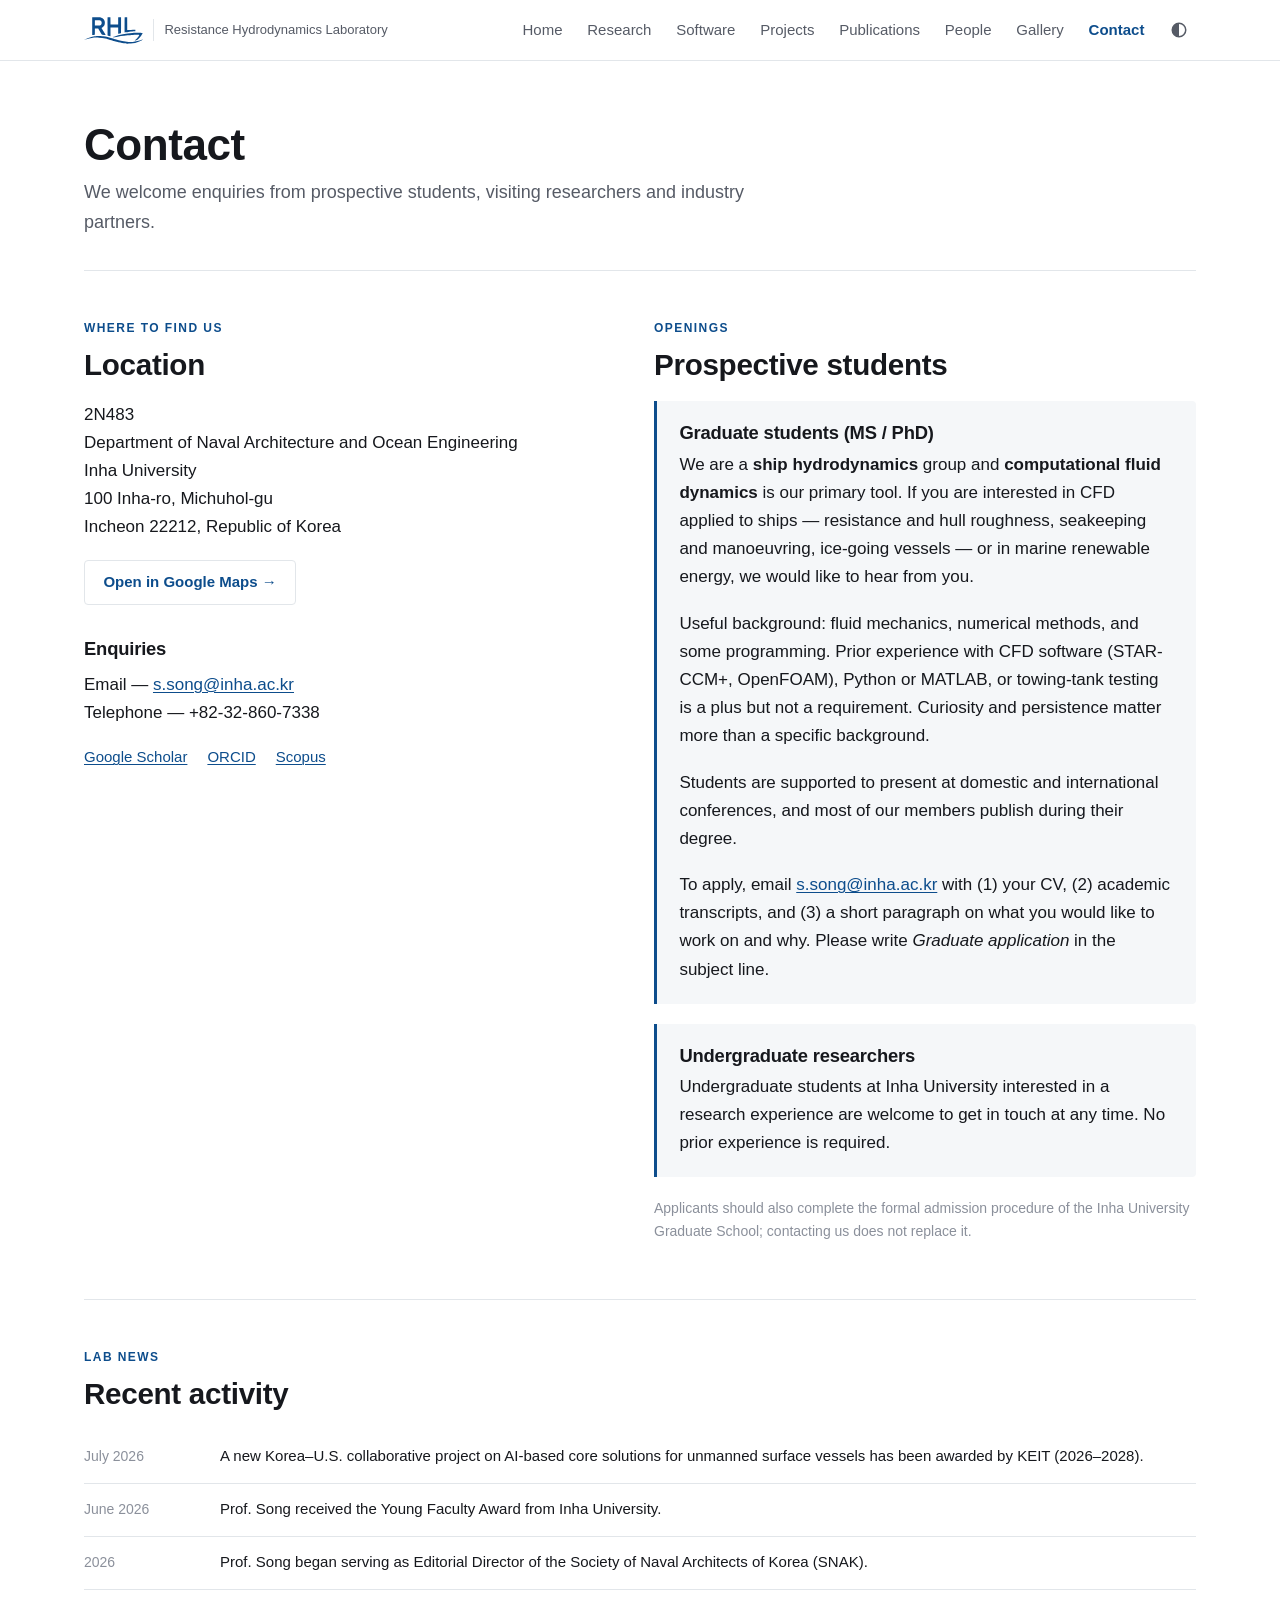
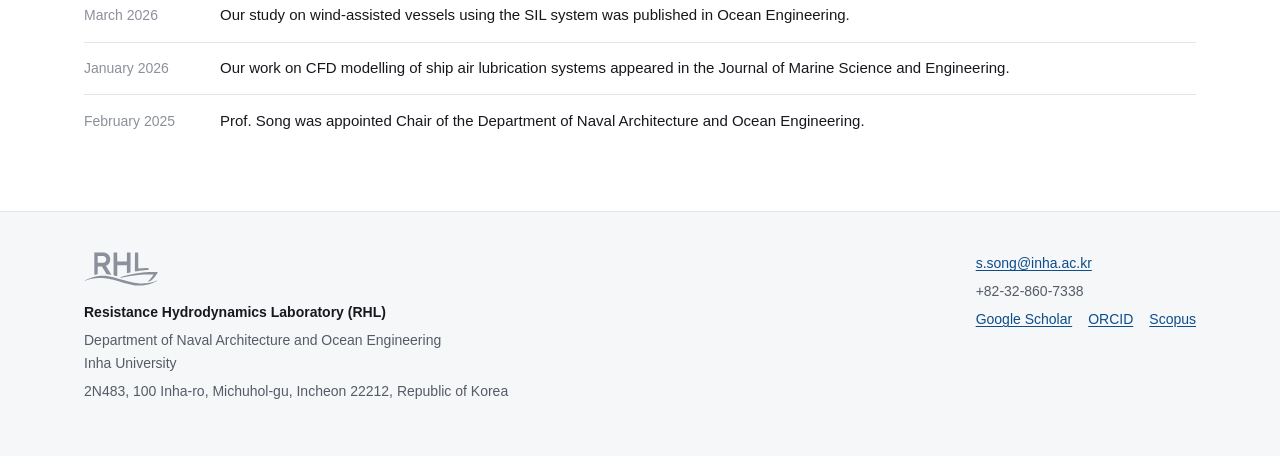
<file: contact.html>
<!doctype html>
<html lang="en">
<head>
  <meta charset="utf-8">
  <meta name="viewport" content="width=device-width, initial-scale=1">
  <title>Contact — RHL, Inha University</title>
  <meta name="description" content="Contact and location of the Resistance Hydrodynamics Laboratory, Inha University, and information for prospective students.">
  <link rel="canonical" href="https://soonseok-song.github.io/contact.html">
  <meta property="og:title" content="Contact — RHL, Inha University">
  <meta property="og:description" content="Contact and location of the Resistance Hydrodynamics Laboratory, Inha University, and information for prospective students.">
  <meta property="og:image" content="https://soonseok-song.github.io/images/hero-poster.jpg">
  <meta property="og:type" content="website">
  <meta property="og:url" content="https://soonseok-song.github.io/contact.html">
  <meta name="twitter:card" content="summary_large_image">
  <link rel="icon" href="images/favicon.svg" type="image/svg+xml">
  <link rel="icon" href="images/favicon-32.png" sizes="32x32" type="image/png">
  <link rel="apple-touch-icon" href="images/apple-touch-icon.png">
  <meta name="color-scheme" content="light dark">
  <meta name="theme-color" content="#0d4d8c">
  <script>
    /* 저장해 둔 테마 선택을 화면이 그려지기 전에 적용합니다 (깜빡임 방지) */
    try { var t = localStorage.getItem("theme"); if (t === "light" || t === "dark") { document.documentElement.setAttribute("data-theme", t); } } catch (e) {}
  </script>
  <link rel="stylesheet" href="css/style.css">
</head>
<body data-page="contact">

  <header class="site-head">
    <div class="site-head-inner">
      <a class="brand" href="index.html" aria-label="RHL — Resistance Hydrodynamics Laboratory, home">
        <span class="brand-logo" aria-hidden="true"></span>
        <span class="brand-sub">Resistance Hydrodynamics Laboratory</span>
      </a>
      <nav class="site-nav" aria-label="Main">
        <a href="index.html">Home</a>
        <a href="research.html">Research</a>
        <a href="software.html">Software</a>
        <a href="projects.html">Projects</a>
        <a href="publications.html">Publications</a>
        <a href="people.html">People</a>
        <a href="gallery.html">Gallery</a>
        <a href="contact.html">Contact</a>
        <div class="theme-menu" data-theme-menu>
          <button type="button" class="theme-btn" aria-haspopup="menu" aria-expanded="false" aria-label="Colour theme">
            <svg viewBox="0 0 24 24" fill="none" stroke="currentColor" stroke-width="2" aria-hidden="true"><circle cx="12" cy="12" r="9"/><path d="M12 3a9 9 0 0 0 0 18z" fill="currentColor" stroke="none"/></svg>
          </button>
          <div class="theme-list" role="menu" aria-label="Colour theme">
            <button type="button" role="menuitemradio" data-set-theme="system" aria-checked="true">System</button>
            <button type="button" role="menuitemradio" data-set-theme="light" aria-checked="false">Light</button>
            <button type="button" role="menuitemradio" data-set-theme="dark" aria-checked="false">Dark</button>
          </div>
        </div>
      </nav>
    </div>
  </header>

  <div class="wrap">
    <div class="page-head">
      <h1>Contact</h1>
      <p class="lede">
        We welcome enquiries from prospective students, visiting researchers and
        industry partners.
      </p>
    </div>

    <div class="grid grid-2" style="margin-bottom:3.5rem">

      <div>
        <p class="section-label">Where to find us</p>
        <h2>Location</h2>
        <p>
          2N483<br>
          Department of Naval Architecture and Ocean Engineering<br>
          Inha University<br>
          100 Inha-ro, Michuhol-gu<br>
          Incheon 22212, Republic of Korea
        </p>
        <p class="link-row">
          <a class="btn btn-ghost" href="https://www.google.com/maps/search/?api=1&amp;query=Inha+University+Incheon" rel="noopener">Open in Google Maps &rarr;</a>
        </p>

        <h3 style="margin-top:2rem">Enquiries</h3>
        <p>
          Email &mdash; <a href="mailto:s.song@inha.ac.kr">s.song@inha.ac.kr</a><br>
          Telephone &mdash; +82-32-860-7338
        </p>
        <p class="link-row">
          <a href="https://scholar.google.com/citations?user=Z9rNtg8AAAAJ&amp;hl=en" rel="noopener">Google Scholar</a>
          <a href="https://orcid.org/0000-0002-7685-1026" rel="noopener">ORCID</a>
          <a href="https://www.scopus.com/authid/detail.uri?authorId=57205880533" rel="noopener">Scopus</a>
        </p>
      </div>

      <div>
        <p class="section-label">Openings</p>
        <h2>Prospective students</h2>
        <div class="callout">
          <h3>Graduate students (MS / PhD)</h3>
          <p>
            We are a <strong>ship hydrodynamics</strong> group and
            <strong>computational fluid dynamics</strong> is our primary tool. If you are
            interested in CFD applied to ships — resistance and hull roughness, seakeeping
            and manoeuvring, ice-going vessels — or in marine renewable energy, we would
            like to hear from you.
          </p>
          <p>
            Useful background: fluid mechanics, numerical methods, and some programming.
            Prior experience with CFD software (STAR-CCM+, OpenFOAM), Python or MATLAB, or
            towing-tank testing is a plus but not a requirement. Curiosity and persistence
            matter more than a specific background.
          </p>
          <p>
            Students are supported to present at domestic and international conferences,
            and most of our members publish during their degree.
          </p>
          <p>
            To apply, email <a href="mailto:s.song@inha.ac.kr">s.song@inha.ac.kr</a> with
            (1) your CV, (2) academic transcripts, and (3) a short paragraph on what you
            would like to work on and why. Please write <em>Graduate application</em> in
            the subject line.
          </p>
        </div>

        <div class="callout" style="margin-top:1.25rem">
          <h3>Undergraduate researchers</h3>
          <p>
            Undergraduate students at Inha University interested in a research experience
            are welcome to get in touch at any time. No prior experience is required.
          </p>
        </div>

        <p class="meta" style="margin-top:1.25rem">
          Applicants should also complete the formal admission procedure of the Inha
          University Graduate School; contacting us does not replace it.
        </p>
      </div>

    </div>

    <hr>

    <section>
      <p class="section-label">Lab news</p>
      <h2>Recent activity</h2>
      <div data-news>
        <!-- BEGIN:news --><ul class="news-list"><li class="news-item"><span class="news-date">July 2026</span><p class="news-body">A new Korea–U.S. collaborative project on AI-based core solutions for unmanned surface vessels has been awarded by KEIT (2026–2028).</p></li><li class="news-item"><span class="news-date">June 2026</span><p class="news-body">Prof. Song received the Young Faculty Award from Inha University.</p></li><li class="news-item"><span class="news-date">2026</span><p class="news-body">Prof. Song began serving as Editorial Director of the Society of Naval Architects of Korea (SNAK).</p></li><li class="news-item"><span class="news-date">March 2026</span><p class="news-body">Our study on wind-assisted vessels using the SIL system was published in Ocean Engineering.</p></li><li class="news-item"><span class="news-date">January 2026</span><p class="news-body">Our work on CFD modelling of ship air lubrication systems appeared in the Journal of Marine Science and Engineering.</p></li><li class="news-item"><span class="news-date">February 2025</span><p class="news-body">Prof. Song was appointed Chair of the Department of Naval Architecture and Ocean Engineering.</p></li></ul><!-- END:news -->
      </div>
    </section>

  </div>

  <footer class="site-foot">
    <div class="site-foot-inner">
      <div>
        <span class="foot-logo" aria-hidden="true"></span>
        <p><strong>Resistance Hydrodynamics Laboratory (RHL)</strong></p>
        <p>Department of Naval Architecture and Ocean Engineering<br>Inha University</p>
        <p>2N483, 100 Inha-ro, Michuhol-gu, Incheon 22212, Republic of Korea</p>
      </div>
      <div>
        <p><a href="mailto:s.song@inha.ac.kr">s.song@inha.ac.kr</a></p>
        <p>+82-32-860-7338</p>
        <p class="foot-links">
          <a href="https://scholar.google.com/citations?user=Z9rNtg8AAAAJ&amp;hl=en" rel="noopener">Google Scholar</a>
          <a href="https://orcid.org/0000-0002-7685-1026" rel="noopener">ORCID</a>
          <a href="https://www.scopus.com/authid/detail.uri?authorId=57205880533" rel="noopener">Scopus</a>
        </p>
      </div>
    </div>
  </footer>

  <script src="js/site.js"></script>
</body>
</html>
</file>
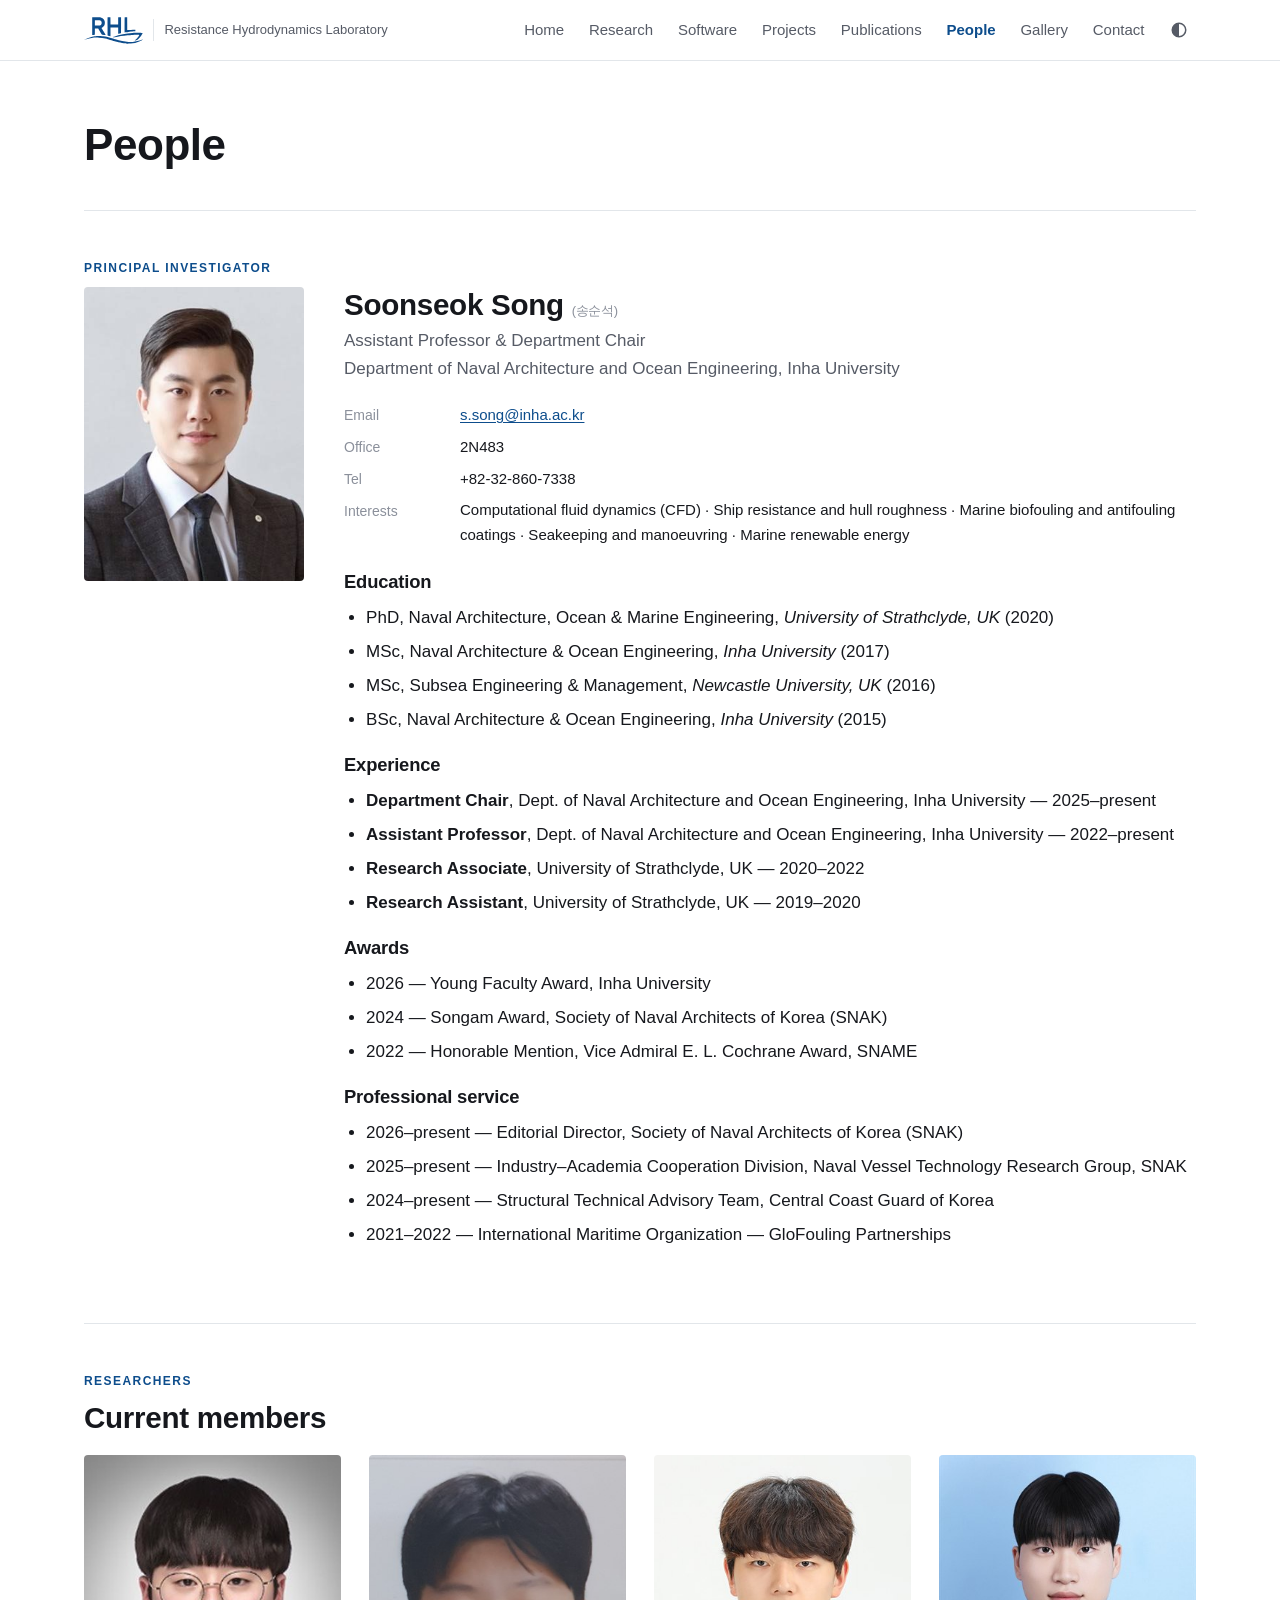
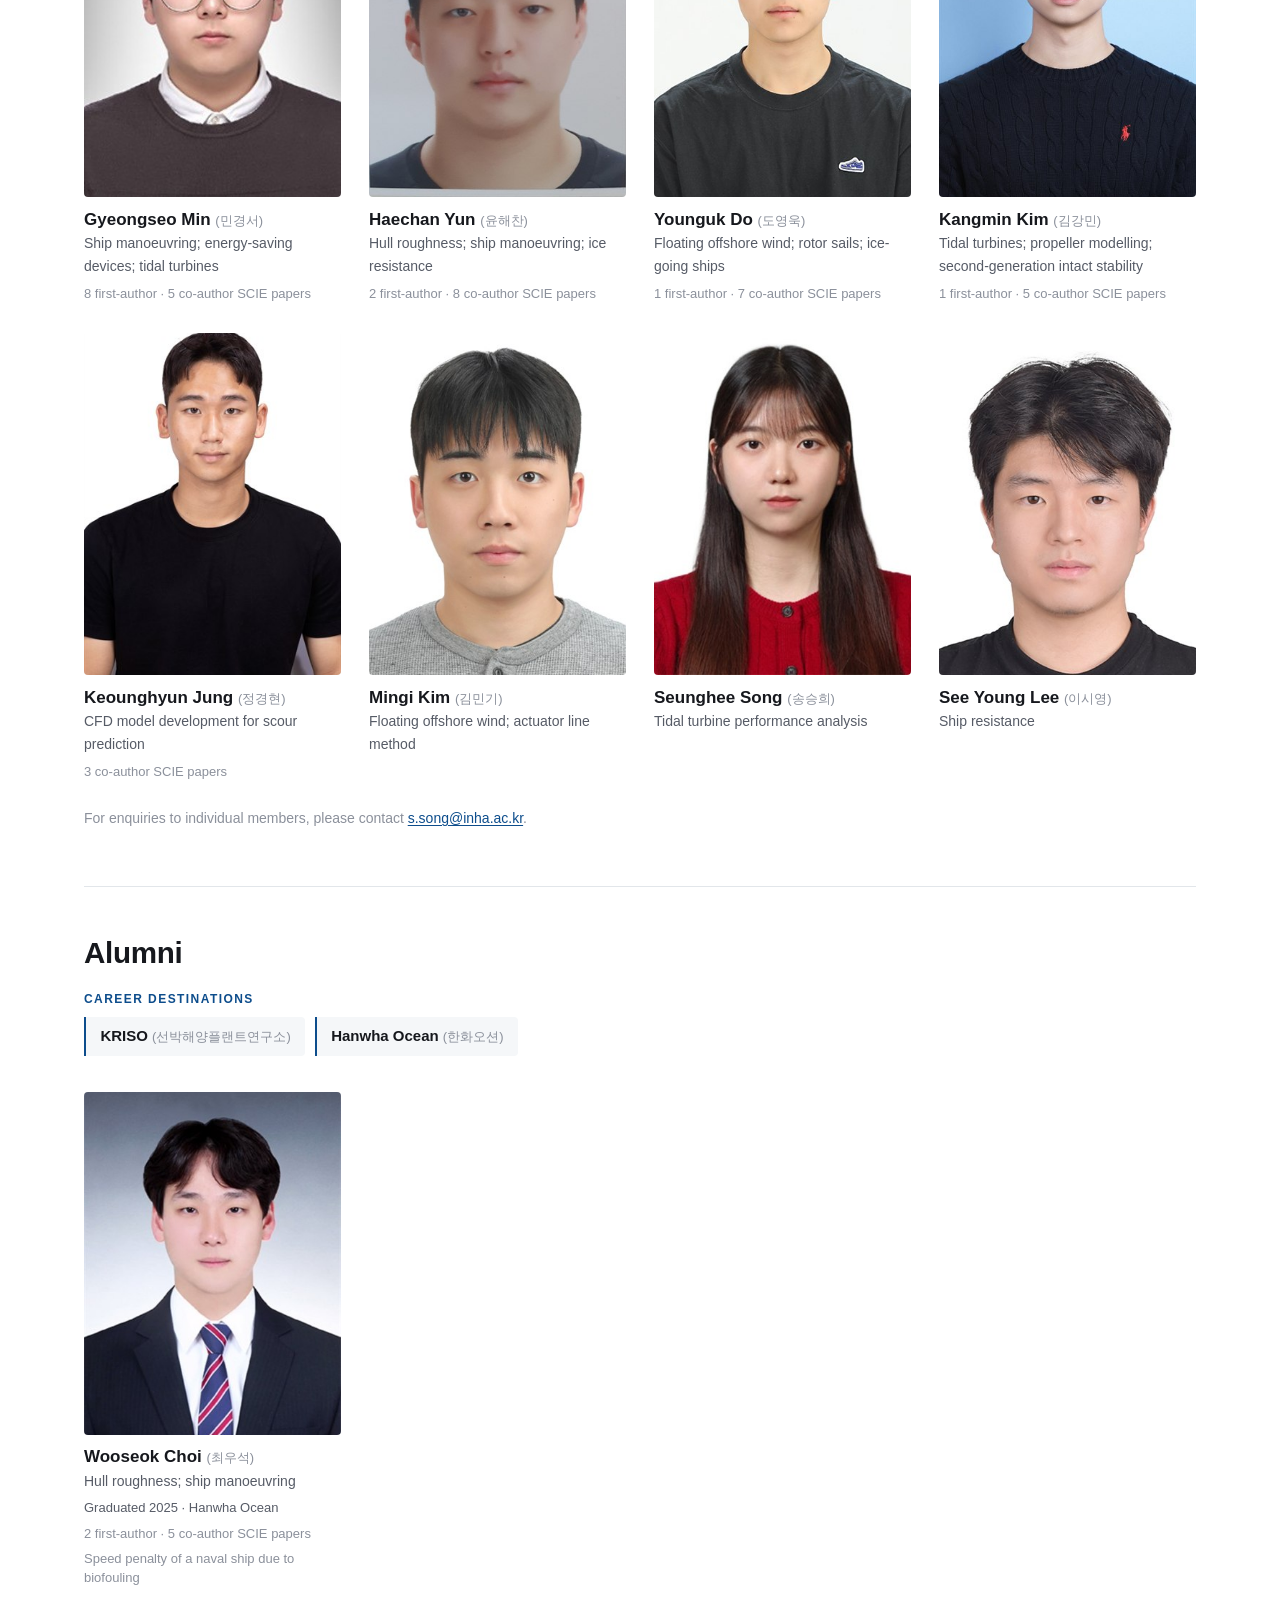
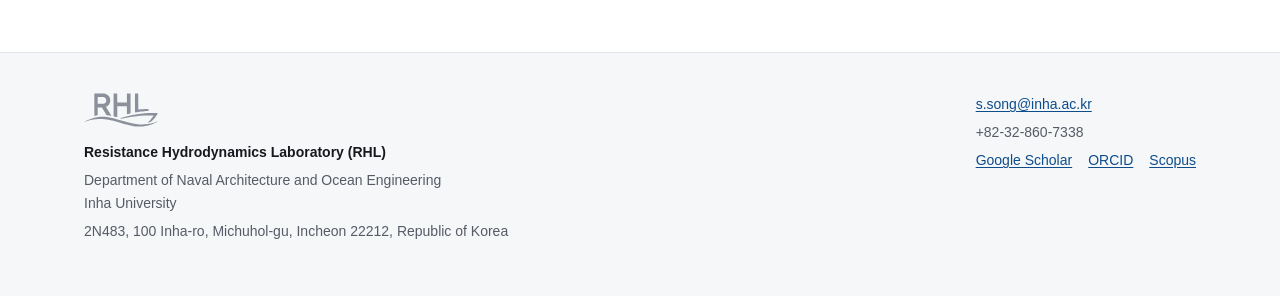
<file: people.html>
<!doctype html>
<html lang="en">
<head>
  <meta charset="utf-8">
  <meta name="viewport" content="width=device-width, initial-scale=1">
  <title>People — RHL, Inha University</title>
  <meta name="description" content="Members of the Resistance Hydrodynamics Laboratory, Department of Naval Architecture and Ocean Engineering, Inha University.">
  <link rel="canonical" href="https://soonseok-song.github.io/people.html">
  <meta property="og:title" content="People — RHL, Inha University">
  <meta property="og:description" content="Members of the Resistance Hydrodynamics Laboratory, Department of Naval Architecture and Ocean Engineering, Inha University.">
  <meta property="og:image" content="https://soonseok-song.github.io/images/hero-poster.jpg">
  <meta property="og:type" content="website">
  <meta property="og:url" content="https://soonseok-song.github.io/people.html">
  <meta name="twitter:card" content="summary_large_image">
  <link rel="icon" href="images/favicon.svg" type="image/svg+xml">
  <link rel="icon" href="images/favicon-32.png" sizes="32x32" type="image/png">
  <link rel="apple-touch-icon" href="images/apple-touch-icon.png">
  <meta name="color-scheme" content="light dark">
  <meta name="theme-color" content="#0d4d8c">
  <script>
    /* 저장해 둔 테마 선택을 화면이 그려지기 전에 적용합니다 (깜빡임 방지) */
    try { var t = localStorage.getItem("theme"); if (t === "light" || t === "dark") { document.documentElement.setAttribute("data-theme", t); } } catch (e) {}
  </script>
  <link rel="stylesheet" href="css/style.css">
</head>
<body data-page="people">

  <header class="site-head">
    <div class="site-head-inner">
      <a class="brand" href="index.html" aria-label="RHL — Resistance Hydrodynamics Laboratory, home">
        <span class="brand-logo" aria-hidden="true"></span>
        <span class="brand-sub">Resistance Hydrodynamics Laboratory</span>
      </a>
      <nav class="site-nav" aria-label="Main">
        <a href="index.html">Home</a>
        <a href="research.html">Research</a>
        <a href="software.html">Software</a>
        <a href="projects.html">Projects</a>
        <a href="publications.html">Publications</a>
        <a href="people.html">People</a>
        <a href="gallery.html">Gallery</a>
        <a href="contact.html">Contact</a>
        <div class="theme-menu" data-theme-menu>
          <button type="button" class="theme-btn" aria-haspopup="menu" aria-expanded="false" aria-label="Colour theme">
            <svg viewBox="0 0 24 24" fill="none" stroke="currentColor" stroke-width="2" aria-hidden="true"><circle cx="12" cy="12" r="9"/><path d="M12 3a9 9 0 0 0 0 18z" fill="currentColor" stroke="none"/></svg>
          </button>
          <div class="theme-list" role="menu" aria-label="Colour theme">
            <button type="button" role="menuitemradio" data-set-theme="system" aria-checked="true">System</button>
            <button type="button" role="menuitemradio" data-set-theme="light" aria-checked="false">Light</button>
            <button type="button" role="menuitemradio" data-set-theme="dark" aria-checked="false">Dark</button>
          </div>
        </div>
      </nav>
    </div>
  </header>

  <div class="wrap">
    <div class="page-head">
      <h1>People</h1>
    </div>

    <section style="margin-bottom:3.5rem">
      <p class="section-label">Principal investigator</p>
      <div data-pi>
        <!-- BEGIN:pi --><div class="pi"><div class="pi-photo"><img src="images/people/song-soonseok.jpg" alt="Soonseok Song" width="340" height="454"></div><div><h2 class="pi-name">Soonseok Song <span class="person-name-ko">(송순석)</span></h2><p class="pi-title">Assistant Professor &amp; Department Chair<br>Department of Naval Architecture and Ocean Engineering, Inha University</p><div class="pi-facts"><div><span class="k">Email</span><span class="v"><a href="mailto:s.song@inha.ac.kr">s.song@inha.ac.kr</a></span></div><div><span class="k">Office</span><span class="v">2N483</span></div><div><span class="k">Tel</span><span class="v">+82-32-860-7338</span></div><div><span class="k">Interests</span><span class="v">Computational fluid dynamics (CFD) &middot; Ship resistance and hull roughness &middot; Marine biofouling and antifouling coatings &middot; Seakeeping and manoeuvring &middot; Marine renewable energy</span></div></div><h3>Education</h3><ul><li>PhD, Naval Architecture, Ocean &amp; Marine Engineering, <em>University of Strathclyde, UK</em> (2020)</li><li>MSc, Naval Architecture &amp; Ocean Engineering, <em>Inha University</em> (2017)</li><li>MSc, Subsea Engineering &amp; Management, <em>Newcastle University, UK</em> (2016)</li><li>BSc, Naval Architecture &amp; Ocean Engineering, <em>Inha University</em> (2015)</li></ul><h3>Experience</h3><ul><li><strong>Department Chair</strong>, Dept. of Naval Architecture and Ocean Engineering, Inha University &mdash; 2025–present</li><li><strong>Assistant Professor</strong>, Dept. of Naval Architecture and Ocean Engineering, Inha University &mdash; 2022–present</li><li><strong>Research Associate</strong>, University of Strathclyde, UK &mdash; 2020–2022</li><li><strong>Research Assistant</strong>, University of Strathclyde, UK &mdash; 2019–2020</li></ul><h3>Awards</h3><ul><li>2026 &mdash; Young Faculty Award, Inha University</li><li>2024 &mdash; Songam Award, Society of Naval Architects of Korea (SNAK)</li><li>2022 &mdash; Honorable Mention, Vice Admiral E. L. Cochrane Award, SNAME</li></ul><h3>Professional service</h3><ul><li>2026–present &mdash; Editorial Director, Society of Naval Architects of Korea (SNAK)</li><li>2025–present &mdash; Industry–Academia Cooperation Division, Naval Vessel Technology Research Group, SNAK</li><li>2024–present &mdash; Structural Technical Advisory Team, Central Coast Guard of Korea</li><li>2021–2022 &mdash; International Maritime Organization — GloFouling Partnerships</li></ul></div></div><!-- END:pi -->
      </div>
    </section>

    <hr>

    <section style="margin-bottom:3.5rem">
      <p class="section-label">Researchers</p>
      <h2>Current members</h2>
      <div class="people-grid" data-current>
        <!-- BEGIN:current --><div class="person"><div class="person-photo"><img src="images/people/min-gyeongseo.jpg" alt="Gyeongseo Min" width="300" height="400" loading="lazy"></div><p class="person-name">Gyeongseo Min <span class="person-name-ko">(민경서)</span></p><p class="person-topic">Ship manoeuvring; energy-saving devices; tidal turbines</p><p class="person-papers">8 first-author &middot; 5 co-author SCIE papers</p></div><div class="person"><div class="person-photo"><img src="images/people/yun-haechan.jpg" alt="Haechan Yun" width="300" height="400" loading="lazy"></div><p class="person-name">Haechan Yun <span class="person-name-ko">(윤해찬)</span></p><p class="person-topic">Hull roughness; ship manoeuvring; ice resistance</p><p class="person-papers">2 first-author &middot; 8 co-author SCIE papers</p></div><div class="person"><div class="person-photo"><img src="images/people/do-younguk.jpg" alt="Younguk Do" width="300" height="400" loading="lazy"></div><p class="person-name">Younguk Do <span class="person-name-ko">(도영욱)</span></p><p class="person-topic">Floating offshore wind; rotor sails; ice-going ships</p><p class="person-papers">1 first-author &middot; 7 co-author SCIE papers</p></div><div class="person"><div class="person-photo"><img src="images/people/kim-kangmin.jpg" alt="Kangmin Kim" width="300" height="400" loading="lazy"></div><p class="person-name">Kangmin Kim <span class="person-name-ko">(김강민)</span></p><p class="person-topic">Tidal turbines; propeller modelling; second-generation intact stability</p><p class="person-papers">1 first-author &middot; 5 co-author SCIE papers</p></div><div class="person"><div class="person-photo"><img src="images/people/jung-keounghyun.jpg" alt="Keounghyun Jung" width="300" height="400" loading="lazy"></div><p class="person-name">Keounghyun Jung <span class="person-name-ko">(정경현)</span></p><p class="person-topic">CFD model development for scour prediction</p><p class="person-papers">3 co-author SCIE papers</p></div><div class="person"><div class="person-photo"><img src="images/people/kim-mingi.jpg" alt="Mingi Kim" width="300" height="400" loading="lazy"></div><p class="person-name">Mingi Kim <span class="person-name-ko">(김민기)</span></p><p class="person-topic">Floating offshore wind; actuator line method</p></div><div class="person"><div class="person-photo"><img src="images/people/song-seunghee.jpg" alt="Seunghee Song" width="300" height="400" loading="lazy"></div><p class="person-name">Seunghee Song <span class="person-name-ko">(송승희)</span></p><p class="person-topic">Tidal turbine performance analysis</p></div><div class="person"><div class="person-photo"><img src="images/people/lee-seeyoung.jpg" alt="See Young Lee" width="300" height="400" loading="lazy"></div><p class="person-name">See Young Lee <span class="person-name-ko">(이시영)</span></p><p class="person-topic">Ship resistance</p></div><!-- END:current -->
      </div>
      <p class="meta" style="margin-top:1.5rem">
        For enquiries to individual members, please contact
        <a href="mailto:s.song@inha.ac.kr">s.song@inha.ac.kr</a>.
      </p>
    </section>

    <hr>

    <section>
      <h2>Alumni</h2>
      <div data-destinations>
        <!-- BEGIN:destinations --><p class="section-label">Career destinations</p><ul class="destinations"><li>KRISO <span class="person-name-ko">(선박해양플랜트연구소)</span></li><li>Hanwha Ocean <span class="person-name-ko">(한화오션)</span></li></ul><!-- END:destinations -->
      </div>
      <div data-alumni>
        <!-- BEGIN:alumni --><div class="people-grid"><div class="person"><div class="person-photo"><img src="images/people/choi-wooseok.jpg" alt="Wooseok Choi" width="300" height="400" loading="lazy"></div><p class="person-name">Wooseok Choi <span class="person-name-ko">(최우석)</span></p><p class="person-topic">Hull roughness; ship manoeuvring</p><p class="person-meta">Graduated 2025 &middot; Hanwha Ocean</p><p class="person-papers">2 first-author &middot; 5 co-author SCIE papers</p><p class="person-thesis">Speed penalty of a naval ship due to biofouling</p></div></div><!-- END:alumni -->
      </div>
    </section>

  </div>

  <footer class="site-foot">
    <div class="site-foot-inner">
      <div>
        <span class="foot-logo" aria-hidden="true"></span>
        <p><strong>Resistance Hydrodynamics Laboratory (RHL)</strong></p>
        <p>Department of Naval Architecture and Ocean Engineering<br>Inha University</p>
        <p>2N483, 100 Inha-ro, Michuhol-gu, Incheon 22212, Republic of Korea</p>
      </div>
      <div>
        <p><a href="mailto:s.song@inha.ac.kr">s.song@inha.ac.kr</a></p>
        <p>+82-32-860-7338</p>
        <p class="foot-links">
          <a href="https://scholar.google.com/citations?user=Z9rNtg8AAAAJ&amp;hl=en" rel="noopener">Google Scholar</a>
          <a href="https://orcid.org/0000-0002-7685-1026" rel="noopener">ORCID</a>
          <a href="https://www.scopus.com/authid/detail.uri?authorId=57205880533" rel="noopener">Scopus</a>
        </p>
      </div>
    </div>
  </footer>

  <script src="js/site.js"></script>
</body>
</html>
</file>
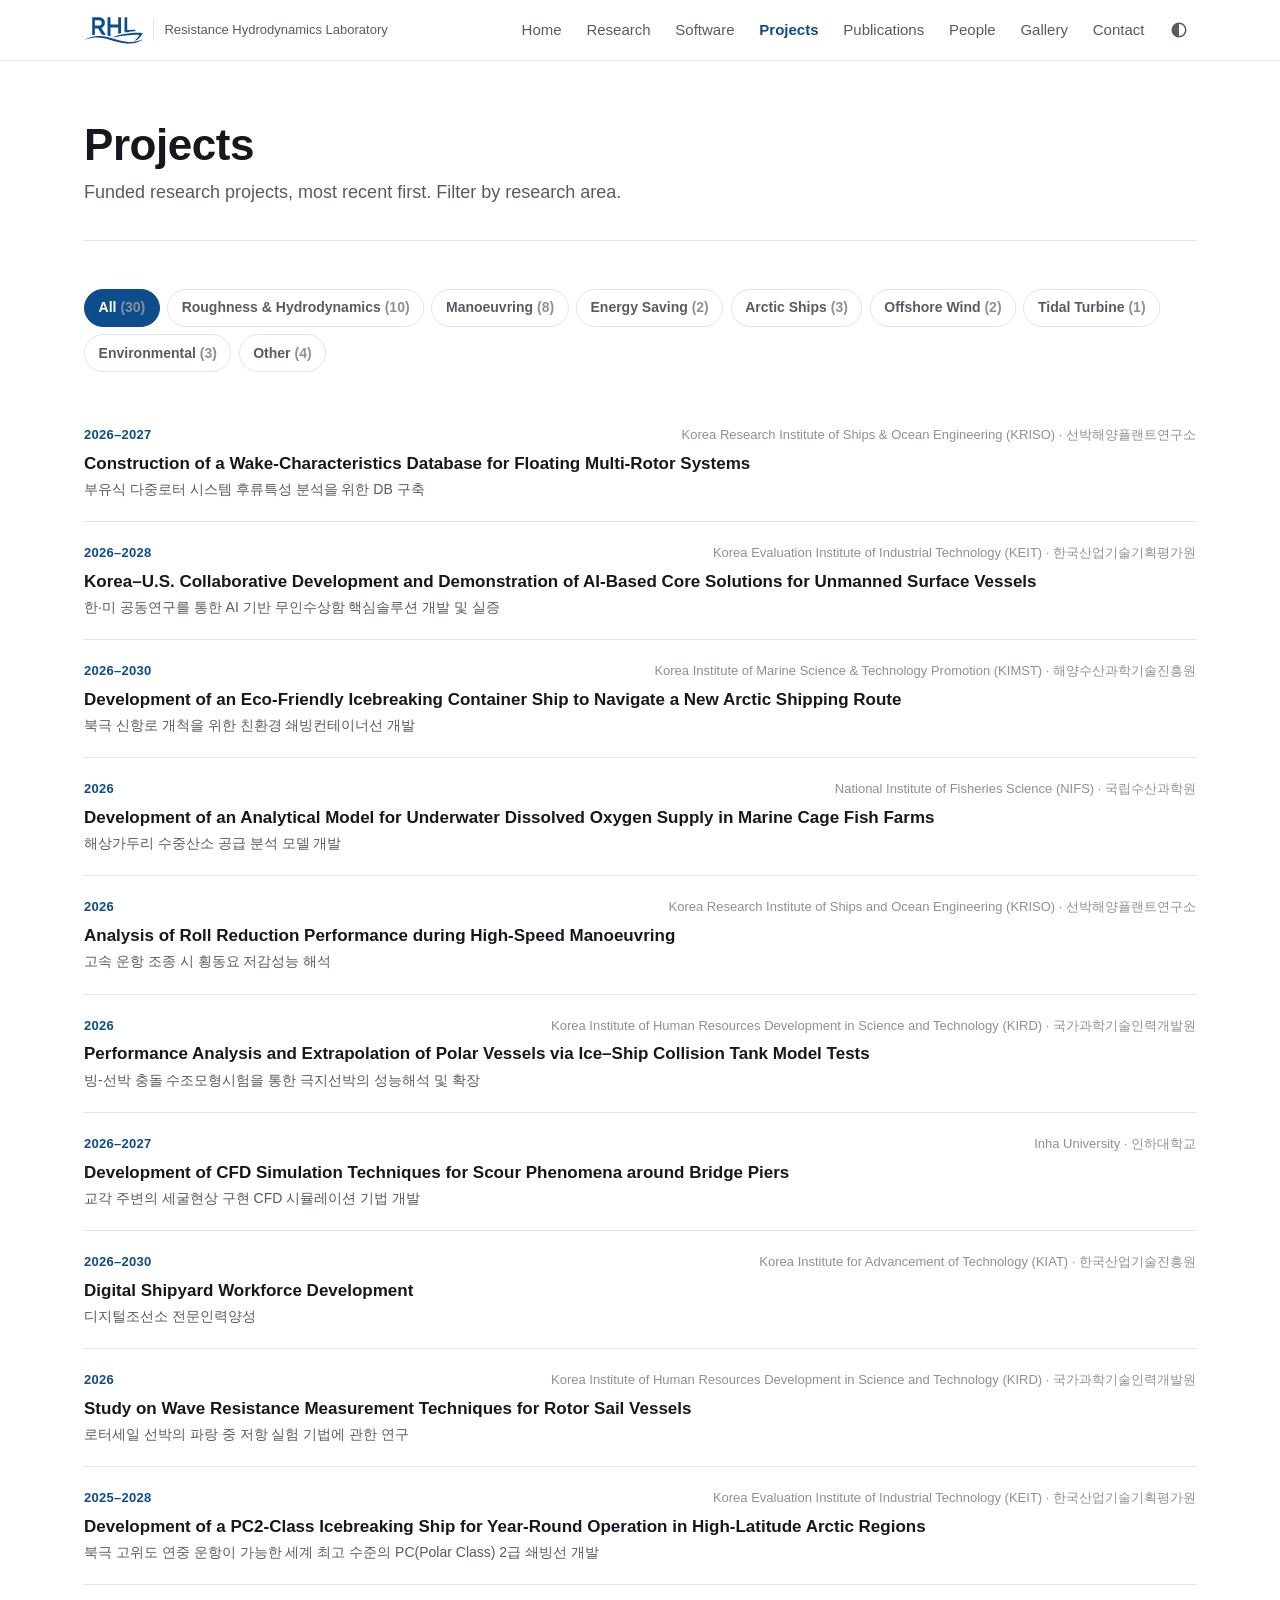
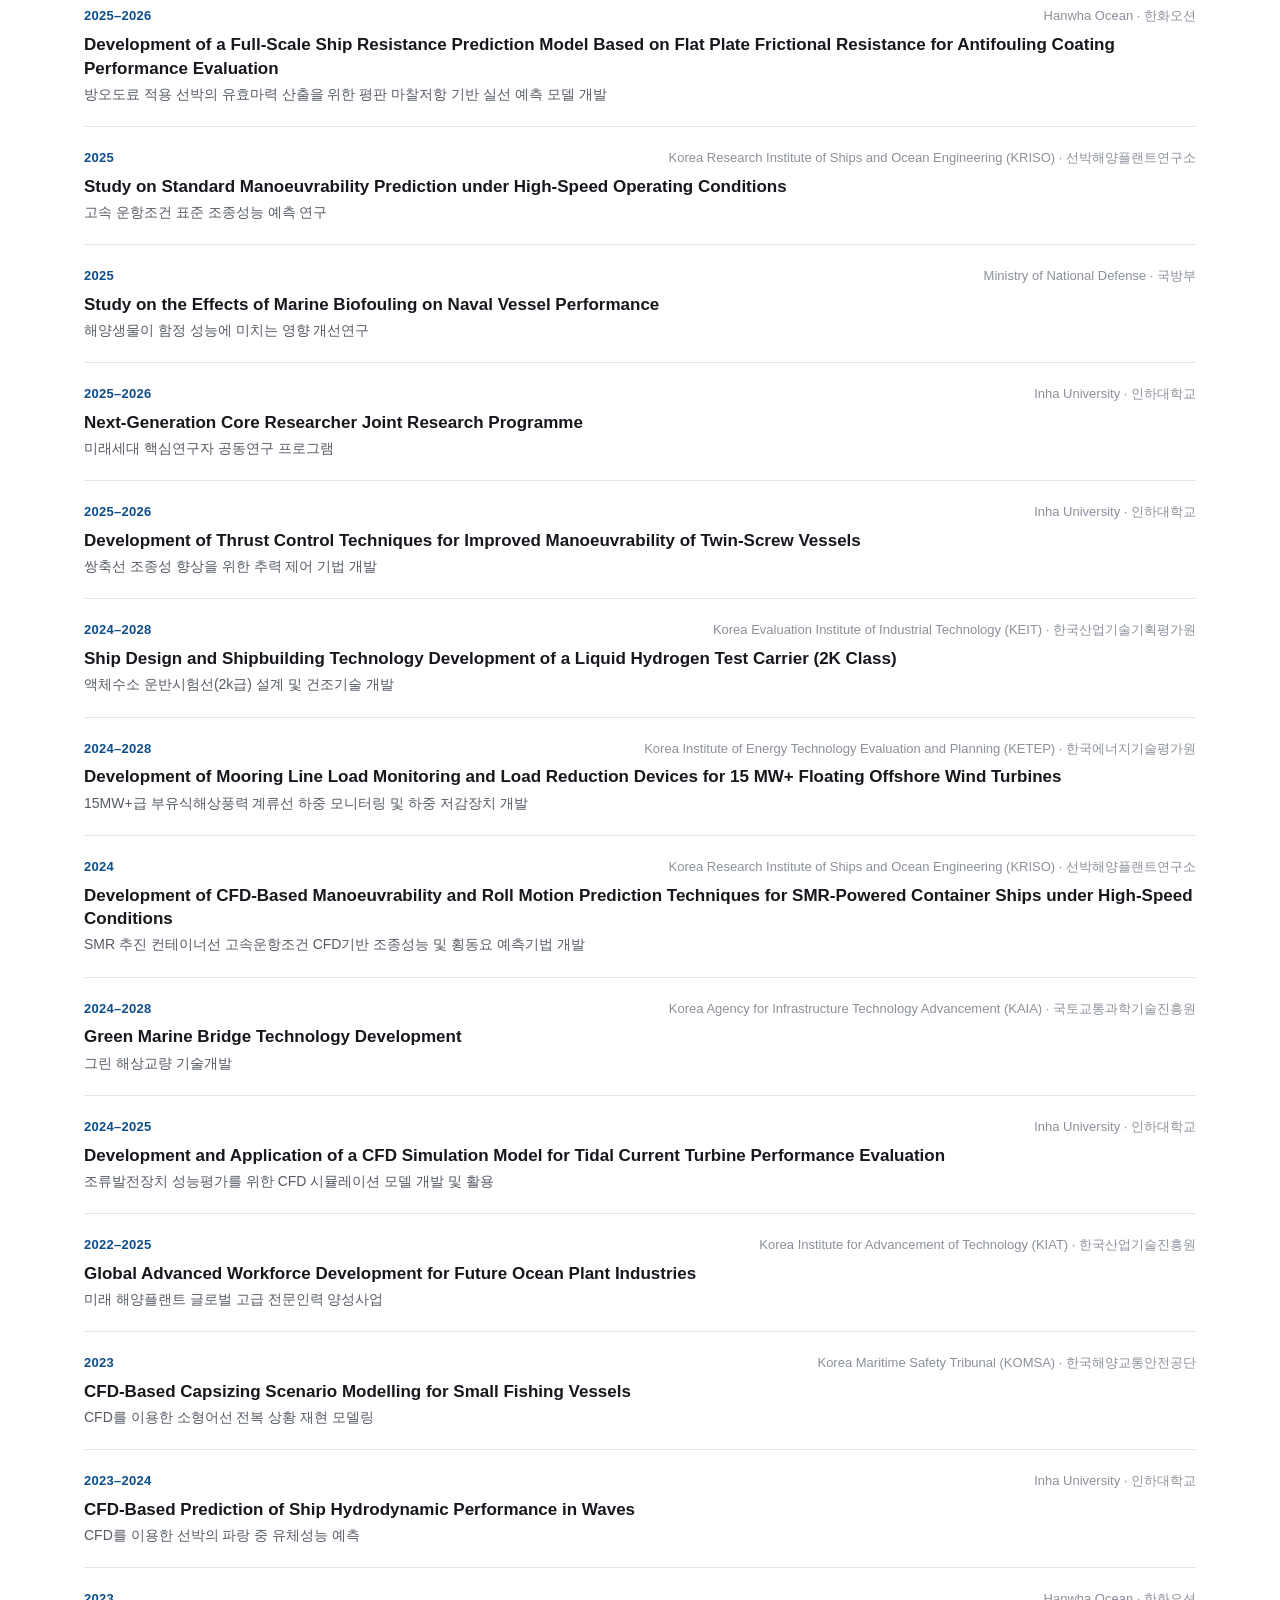
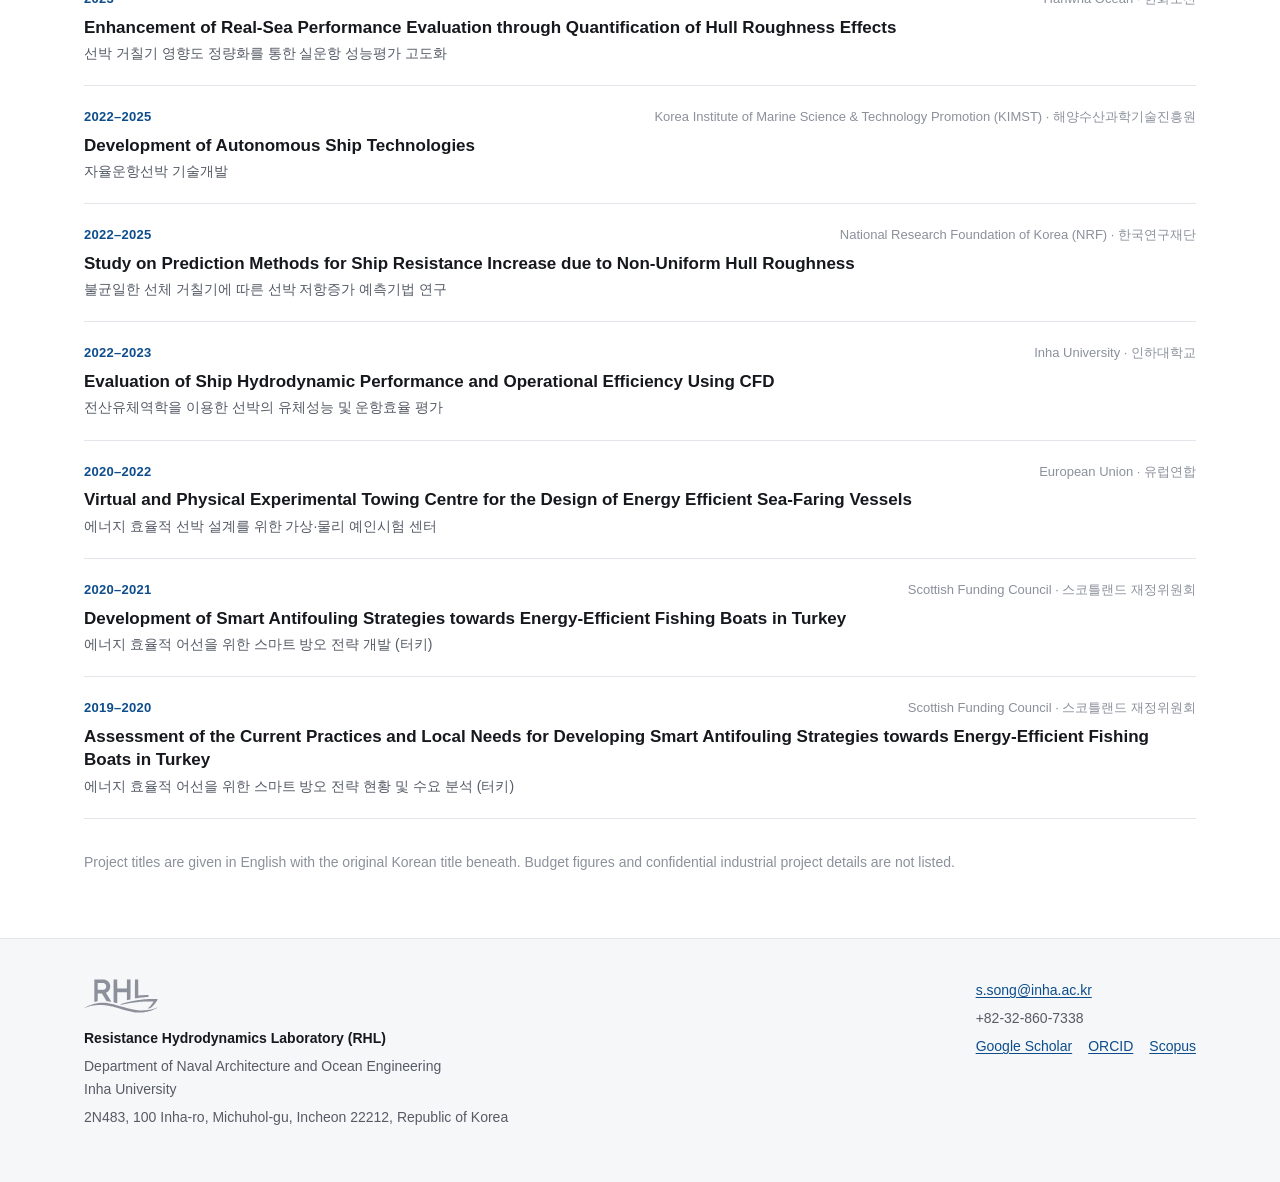
<file: projects.html>
<!doctype html>
<html lang="en">
<head>
  <meta charset="utf-8">
  <meta name="viewport" content="width=device-width, initial-scale=1">
  <title>Projects — RHL, Inha University</title>
  <meta name="description" content="Funded research projects of the Resistance Hydrodynamics Laboratory, Inha University.">
  <link rel="canonical" href="https://soonseok-song.github.io/projects.html">
  <meta property="og:title" content="Projects — RHL, Inha University">
  <meta property="og:description" content="Funded research projects of the Resistance Hydrodynamics Laboratory, Inha University.">
  <meta property="og:image" content="https://soonseok-song.github.io/images/hero-poster.jpg">
  <meta property="og:type" content="website">
  <meta property="og:url" content="https://soonseok-song.github.io/projects.html">
  <meta name="twitter:card" content="summary_large_image">
  <link rel="icon" href="images/favicon.svg" type="image/svg+xml">
  <link rel="icon" href="images/favicon-32.png" sizes="32x32" type="image/png">
  <link rel="apple-touch-icon" href="images/apple-touch-icon.png">
  <meta name="color-scheme" content="light dark">
  <meta name="theme-color" content="#0d4d8c">
  <script>
    /* 저장해 둔 테마 선택을 화면이 그려지기 전에 적용합니다 (깜빡임 방지) */
    try { var t = localStorage.getItem("theme"); if (t === "light" || t === "dark") { document.documentElement.setAttribute("data-theme", t); } } catch (e) {}
  </script>
  <link rel="stylesheet" href="css/style.css">
</head>
<body data-page="projects">

  <header class="site-head">
    <div class="site-head-inner">
      <a class="brand" href="index.html" aria-label="RHL — Resistance Hydrodynamics Laboratory, home">
        <span class="brand-logo" aria-hidden="true"></span>
        <span class="brand-sub">Resistance Hydrodynamics Laboratory</span>
      </a>
      <nav class="site-nav" aria-label="Main">
        <a href="index.html">Home</a>
        <a href="research.html">Research</a>
        <a href="software.html">Software</a>
        <a href="projects.html">Projects</a>
        <a href="publications.html">Publications</a>
        <a href="people.html">People</a>
        <a href="gallery.html">Gallery</a>
        <a href="contact.html">Contact</a>
        <div class="theme-menu" data-theme-menu>
          <button type="button" class="theme-btn" aria-haspopup="menu" aria-expanded="false" aria-label="Colour theme">
            <svg viewBox="0 0 24 24" fill="none" stroke="currentColor" stroke-width="2" aria-hidden="true"><circle cx="12" cy="12" r="9"/><path d="M12 3a9 9 0 0 0 0 18z" fill="currentColor" stroke="none"/></svg>
          </button>
          <div class="theme-list" role="menu" aria-label="Colour theme">
            <button type="button" role="menuitemradio" data-set-theme="system" aria-checked="true">System</button>
            <button type="button" role="menuitemradio" data-set-theme="light" aria-checked="false">Light</button>
            <button type="button" role="menuitemradio" data-set-theme="dark" aria-checked="false">Dark</button>
          </div>
        </div>
      </nav>
    </div>
  </header>

  <div class="wrap">
    <div class="page-head">
      <h1>Projects</h1>
      <p class="lede">
        Funded research projects, most recent first. Filter by research area.
      </p>
    </div>

    <div class="filters" data-project-filters role="group" aria-label="Filter projects by research area">
      <!-- BEGIN:project-filters --><button class="filter-btn" type="button" data-scope="all" aria-pressed="true">All <span class="meta">(30)</span></button><button class="filter-btn" type="button" data-scope="roughness" aria-pressed="false">Roughness &amp; Hydrodynamics <span class="meta">(10)</span></button><button class="filter-btn" type="button" data-scope="manoeuvring" aria-pressed="false">Manoeuvring <span class="meta">(8)</span></button><button class="filter-btn" type="button" data-scope="energy" aria-pressed="false">Energy Saving <span class="meta">(2)</span></button><button class="filter-btn" type="button" data-scope="arctic" aria-pressed="false">Arctic Ships <span class="meta">(3)</span></button><button class="filter-btn" type="button" data-scope="fowt" aria-pressed="false">Offshore Wind <span class="meta">(2)</span></button><button class="filter-btn" type="button" data-scope="tidal" aria-pressed="false">Tidal Turbine <span class="meta">(1)</span></button><button class="filter-btn" type="button" data-scope="environmental" aria-pressed="false">Environmental <span class="meta">(3)</span></button><button class="filter-btn" type="button" data-scope="other" aria-pressed="false">Other <span class="meta">(4)</span></button><!-- END:project-filters -->
    </div>

    <div data-projects>
      <!-- BEGIN:projects --><ul class="project-list"><li class="project-item" data-scopes="fowt"><div class="project-meta"><span class="project-period">2026–2027</span><span class="project-agency">Korea Research Institute of Ships &amp; Ocean Engineering (KRISO) &middot; 선박해양플랜트연구소</span></div><p class="project-title-en">Construction of a Wake-Characteristics Database for Floating Multi-Rotor Systems</p><p class="project-title-ko">부유식 다중로터 시스템 후류특성 분석을 위한 DB 구축</p></li><li class="project-item" data-scopes="manoeuvring"><div class="project-meta"><span class="project-period">2026–2028</span><span class="project-agency">Korea Evaluation Institute of Industrial Technology (KEIT) &middot; 한국산업기술기획평가원</span></div><p class="project-title-en">Korea–U.S. Collaborative Development and Demonstration of AI-Based Core Solutions for Unmanned Surface Vessels</p><p class="project-title-ko">한·미 공동연구를 통한 AI 기반 무인수상함 핵심솔루션 개발 및 실증</p></li><li class="project-item" data-scopes="arctic"><div class="project-meta"><span class="project-period">2026–2030</span><span class="project-agency">Korea Institute of Marine Science &amp; Technology Promotion (KIMST) &middot; 해양수산과학기술진흥원</span></div><p class="project-title-en">Development of an Eco-Friendly Icebreaking Container Ship to Navigate a New Arctic Shipping Route</p><p class="project-title-ko">북극 신항로 개척을 위한 친환경 쇄빙컨테이너선 개발</p></li><li class="project-item" data-scopes="environmental"><div class="project-meta"><span class="project-period">2026</span><span class="project-agency">National Institute of Fisheries Science (NIFS) &middot; 국립수산과학원</span></div><p class="project-title-en">Development of an Analytical Model for Underwater Dissolved Oxygen Supply in Marine Cage Fish Farms</p><p class="project-title-ko">해상가두리 수중산소 공급 분석 모델 개발</p></li><li class="project-item" data-scopes="manoeuvring"><div class="project-meta"><span class="project-period">2026</span><span class="project-agency">Korea Research Institute of Ships and Ocean Engineering (KRISO) &middot; 선박해양플랜트연구소</span></div><p class="project-title-en">Analysis of Roll Reduction Performance during High-Speed Manoeuvring</p><p class="project-title-ko">고속 운항 조종 시 횡동요 저감성능 해석</p></li><li class="project-item" data-scopes="arctic"><div class="project-meta"><span class="project-period">2026</span><span class="project-agency">Korea Institute of Human Resources Development in Science and Technology (KIRD) &middot; 국가과학기술인력개발원</span></div><p class="project-title-en">Performance Analysis and Extrapolation of Polar Vessels via Ice–Ship Collision Tank Model Tests</p><p class="project-title-ko">빙-선박 충돌 수조모형시험을 통한 극지선박의 성능해석 및 확장</p></li><li class="project-item" data-scopes="environmental"><div class="project-meta"><span class="project-period">2026–2027</span><span class="project-agency">Inha University &middot; 인하대학교</span></div><p class="project-title-en">Development of CFD Simulation Techniques for Scour Phenomena around Bridge Piers</p><p class="project-title-ko">교각 주변의 세굴현상 구현 CFD 시뮬레이션 기법 개발</p></li><li class="project-item" data-scopes="other"><div class="project-meta"><span class="project-period">2026–2030</span><span class="project-agency">Korea Institute for Advancement of Technology (KIAT) &middot; 한국산업기술진흥원</span></div><p class="project-title-en">Digital Shipyard Workforce Development</p><p class="project-title-ko">디지털조선소 전문인력양성</p></li><li class="project-item" data-scopes="energy roughness"><div class="project-meta"><span class="project-period">2026</span><span class="project-agency">Korea Institute of Human Resources Development in Science and Technology (KIRD) &middot; 국가과학기술인력개발원</span></div><p class="project-title-en">Study on Wave Resistance Measurement Techniques for Rotor Sail Vessels</p><p class="project-title-ko">로터세일 선박의 파랑 중 저항 실험 기법에 관한 연구</p></li><li class="project-item" data-scopes="arctic"><div class="project-meta"><span class="project-period">2025–2028</span><span class="project-agency">Korea Evaluation Institute of Industrial Technology (KEIT) &middot; 한국산업기술기획평가원</span></div><p class="project-title-en">Development of a PC2-Class Icebreaking Ship for Year-Round Operation in High-Latitude Arctic Regions</p><p class="project-title-ko">북극 고위도 연중 운항이 가능한 세계 최고 수준의 PC(Polar Class) 2급 쇄빙선 개발</p></li><li class="project-item" data-scopes="roughness"><div class="project-meta"><span class="project-period">2025–2026</span><span class="project-agency">Hanwha Ocean &middot; 한화오션</span></div><p class="project-title-en">Development of a Full-Scale Ship Resistance Prediction Model Based on Flat Plate Frictional Resistance for Antifouling Coating Performance Evaluation</p><p class="project-title-ko">방오도료 적용 선박의 유효마력 산출을 위한 평판 마찰저항 기반 실선 예측 모델 개발</p></li><li class="project-item" data-scopes="manoeuvring"><div class="project-meta"><span class="project-period">2025</span><span class="project-agency">Korea Research Institute of Ships and Ocean Engineering (KRISO) &middot; 선박해양플랜트연구소</span></div><p class="project-title-en">Study on Standard Manoeuvrability Prediction under High-Speed Operating Conditions</p><p class="project-title-ko">고속 운항조건 표준 조종성능 예측 연구</p></li><li class="project-item" data-scopes="roughness"><div class="project-meta"><span class="project-period">2025</span><span class="project-agency">Ministry of National Defense &middot; 국방부</span></div><p class="project-title-en">Study on the Effects of Marine Biofouling on Naval Vessel Performance</p><p class="project-title-ko">해양생물이 함정 성능에 미치는 영향 개선연구</p></li><li class="project-item" data-scopes="other"><div class="project-meta"><span class="project-period">2025–2026</span><span class="project-agency">Inha University &middot; 인하대학교</span></div><p class="project-title-en">Next-Generation Core Researcher Joint Research Programme</p><p class="project-title-ko">미래세대 핵심연구자 공동연구 프로그램</p></li><li class="project-item" data-scopes="manoeuvring"><div class="project-meta"><span class="project-period">2025–2026</span><span class="project-agency">Inha University &middot; 인하대학교</span></div><p class="project-title-en">Development of Thrust Control Techniques for Improved Manoeuvrability of Twin-Screw Vessels</p><p class="project-title-ko">쌍축선 조종성 향상을 위한 추력 제어 기법 개발</p></li><li class="project-item" data-scopes="other"><div class="project-meta"><span class="project-period">2024–2028</span><span class="project-agency">Korea Evaluation Institute of Industrial Technology (KEIT) &middot; 한국산업기술기획평가원</span></div><p class="project-title-en">Ship Design and Shipbuilding Technology Development of a Liquid Hydrogen Test Carrier (2K Class)</p><p class="project-title-ko">액체수소 운반시험선(2k급) 설계 및 건조기술 개발</p></li><li class="project-item" data-scopes="fowt"><div class="project-meta"><span class="project-period">2024–2028</span><span class="project-agency">Korea Institute of Energy Technology Evaluation and Planning (KETEP) &middot; 한국에너지기술평가원</span></div><p class="project-title-en">Development of Mooring Line Load Monitoring and Load Reduction Devices for 15 MW+ Floating Offshore Wind Turbines</p><p class="project-title-ko">15MW+급 부유식해상풍력 계류선 하중 모니터링 및 하중 저감장치 개발</p></li><li class="project-item" data-scopes="manoeuvring"><div class="project-meta"><span class="project-period">2024</span><span class="project-agency">Korea Research Institute of Ships and Ocean Engineering (KRISO) &middot; 선박해양플랜트연구소</span></div><p class="project-title-en">Development of CFD-Based Manoeuvrability and Roll Motion Prediction Techniques for SMR-Powered Container Ships under High-Speed Conditions</p><p class="project-title-ko">SMR 추진 컨테이너선 고속운항조건 CFD기반 조종성능 및 횡동요 예측기법 개발</p></li><li class="project-item" data-scopes="environmental"><div class="project-meta"><span class="project-period">2024–2028</span><span class="project-agency">Korea Agency for Infrastructure Technology Advancement (KAIA) &middot; 국토교통과학기술진흥원</span></div><p class="project-title-en">Green Marine Bridge Technology Development</p><p class="project-title-ko">그린 해상교량 기술개발</p></li><li class="project-item" data-scopes="tidal"><div class="project-meta"><span class="project-period">2024–2025</span><span class="project-agency">Inha University &middot; 인하대학교</span></div><p class="project-title-en">Development and Application of a CFD Simulation Model for Tidal Current Turbine Performance Evaluation</p><p class="project-title-ko">조류발전장치 성능평가를 위한 CFD 시뮬레이션 모델 개발 및 활용</p></li><li class="project-item" data-scopes="other"><div class="project-meta"><span class="project-period">2022–2025</span><span class="project-agency">Korea Institute for Advancement of Technology (KIAT) &middot; 한국산업기술진흥원</span></div><p class="project-title-en">Global Advanced Workforce Development for Future Ocean Plant Industries</p><p class="project-title-ko">미래 해양플랜트 글로벌 고급 전문인력 양성사업</p></li><li class="project-item" data-scopes="manoeuvring"><div class="project-meta"><span class="project-period">2023</span><span class="project-agency">Korea Maritime Safety Tribunal (KOMSA) &middot; 한국해양교통안전공단</span></div><p class="project-title-en">CFD-Based Capsizing Scenario Modelling for Small Fishing Vessels</p><p class="project-title-ko">CFD를 이용한 소형어선 전복 상황 재현 모델링</p></li><li class="project-item" data-scopes="manoeuvring roughness"><div class="project-meta"><span class="project-period">2023–2024</span><span class="project-agency">Inha University &middot; 인하대학교</span></div><p class="project-title-en">CFD-Based Prediction of Ship Hydrodynamic Performance in Waves</p><p class="project-title-ko">CFD를 이용한 선박의 파랑 중 유체성능 예측</p></li><li class="project-item" data-scopes="roughness"><div class="project-meta"><span class="project-period">2023</span><span class="project-agency">Hanwha Ocean &middot; 한화오션</span></div><p class="project-title-en">Enhancement of Real-Sea Performance Evaluation through Quantification of Hull Roughness Effects</p><p class="project-title-ko">선박 거칠기 영향도 정량화를 통한 실운항 성능평가 고도화</p></li><li class="project-item" data-scopes="manoeuvring"><div class="project-meta"><span class="project-period">2022–2025</span><span class="project-agency">Korea Institute of Marine Science &amp; Technology Promotion (KIMST) &middot; 해양수산과학기술진흥원</span></div><p class="project-title-en">Development of Autonomous Ship Technologies</p><p class="project-title-ko">자율운항선박 기술개발</p></li><li class="project-item" data-scopes="roughness"><div class="project-meta"><span class="project-period">2022–2025</span><span class="project-agency">National Research Foundation of Korea (NRF) &middot; 한국연구재단</span></div><p class="project-title-en">Study on Prediction Methods for Ship Resistance Increase due to Non-Uniform Hull Roughness</p><p class="project-title-ko">불균일한 선체 거칠기에 따른 선박 저항증가 예측기법 연구</p></li><li class="project-item" data-scopes="roughness"><div class="project-meta"><span class="project-period">2022–2023</span><span class="project-agency">Inha University &middot; 인하대학교</span></div><p class="project-title-en">Evaluation of Ship Hydrodynamic Performance and Operational Efficiency Using CFD</p><p class="project-title-ko">전산유체역학을 이용한 선박의 유체성능 및 운항효율 평가</p></li><li class="project-item" data-scopes="roughness energy"><div class="project-meta"><span class="project-period">2020–2022</span><span class="project-agency">European Union &middot; 유럽연합</span></div><p class="project-title-en">Virtual and Physical Experimental Towing Centre for the Design of Energy Efficient Sea-Faring Vessels</p><p class="project-title-ko">에너지 효율적 선박 설계를 위한 가상·물리 예인시험 센터</p></li><li class="project-item" data-scopes="roughness"><div class="project-meta"><span class="project-period">2020–2021</span><span class="project-agency">Scottish Funding Council &middot; 스코틀랜드 재정위원회</span></div><p class="project-title-en">Development of Smart Antifouling Strategies towards Energy-Efficient Fishing Boats in Turkey</p><p class="project-title-ko">에너지 효율적 어선을 위한 스마트 방오 전략 개발 (터키)</p></li><li class="project-item" data-scopes="roughness"><div class="project-meta"><span class="project-period">2019–2020</span><span class="project-agency">Scottish Funding Council &middot; 스코틀랜드 재정위원회</span></div><p class="project-title-en">Assessment of the Current Practices and Local Needs for Developing Smart Antifouling Strategies towards Energy-Efficient Fishing Boats in Turkey</p><p class="project-title-ko">에너지 효율적 어선을 위한 스마트 방오 전략 현황 및 수요 분석 (터키)</p></li></ul><p class="filter-empty" hidden>No projects in this area.</p><!-- END:projects -->
    </div>

    <p class="meta" style="margin-top:2rem">
      Project titles are given in English with the original Korean title beneath.
      Budget figures and confidential industrial project details are not listed.
    </p>
  </div>

  <footer class="site-foot">
    <div class="site-foot-inner">
      <div>
        <span class="foot-logo" aria-hidden="true"></span>
        <p><strong>Resistance Hydrodynamics Laboratory (RHL)</strong></p>
        <p>Department of Naval Architecture and Ocean Engineering<br>Inha University</p>
        <p>2N483, 100 Inha-ro, Michuhol-gu, Incheon 22212, Republic of Korea</p>
      </div>
      <div>
        <p><a href="mailto:s.song@inha.ac.kr">s.song@inha.ac.kr</a></p>
        <p>+82-32-860-7338</p>
        <p class="foot-links">
          <a href="https://scholar.google.com/citations?user=Z9rNtg8AAAAJ&amp;hl=en" rel="noopener">Google Scholar</a>
          <a href="https://orcid.org/0000-0002-7685-1026" rel="noopener">ORCID</a>
          <a href="https://www.scopus.com/authid/detail.uri?authorId=57205880533" rel="noopener">Scopus</a>
        </p>
      </div>
    </div>
  </footer>

  <script src="js/site.js"></script>
</body>
</html>
</file>
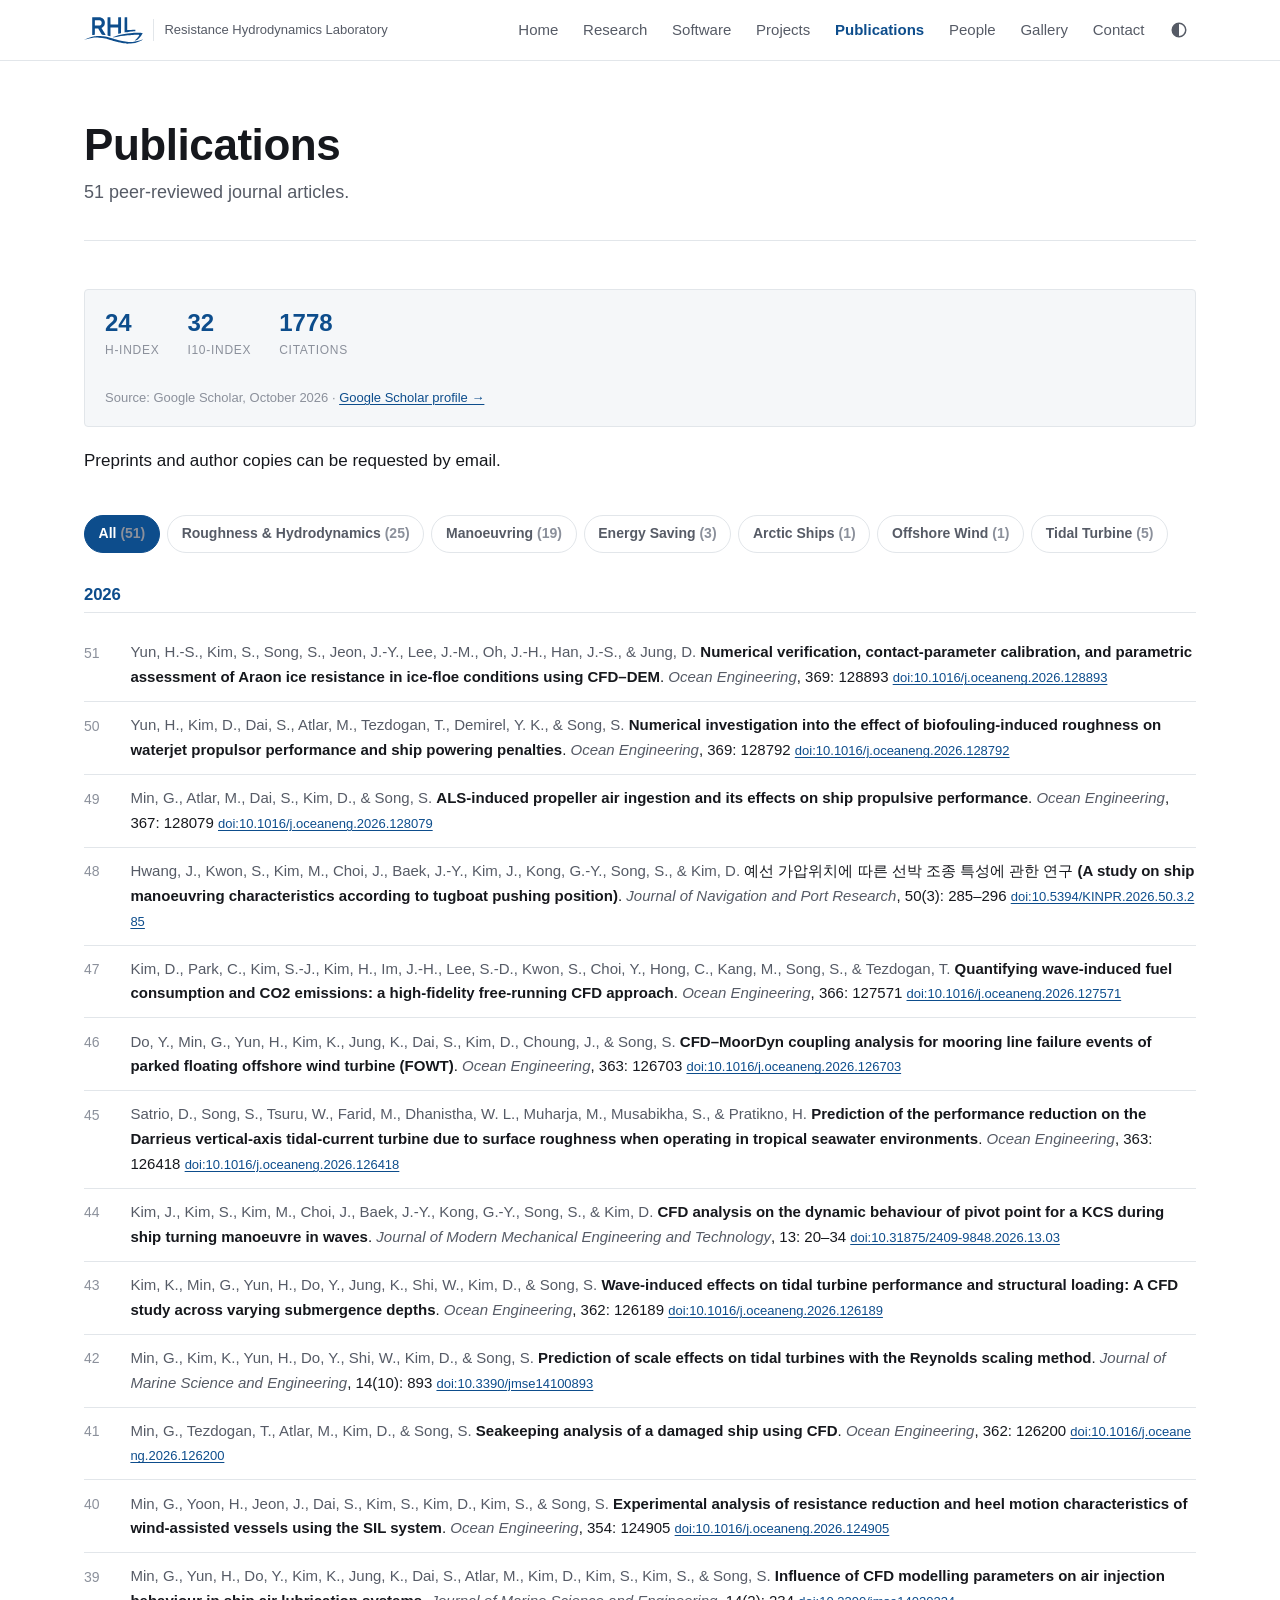
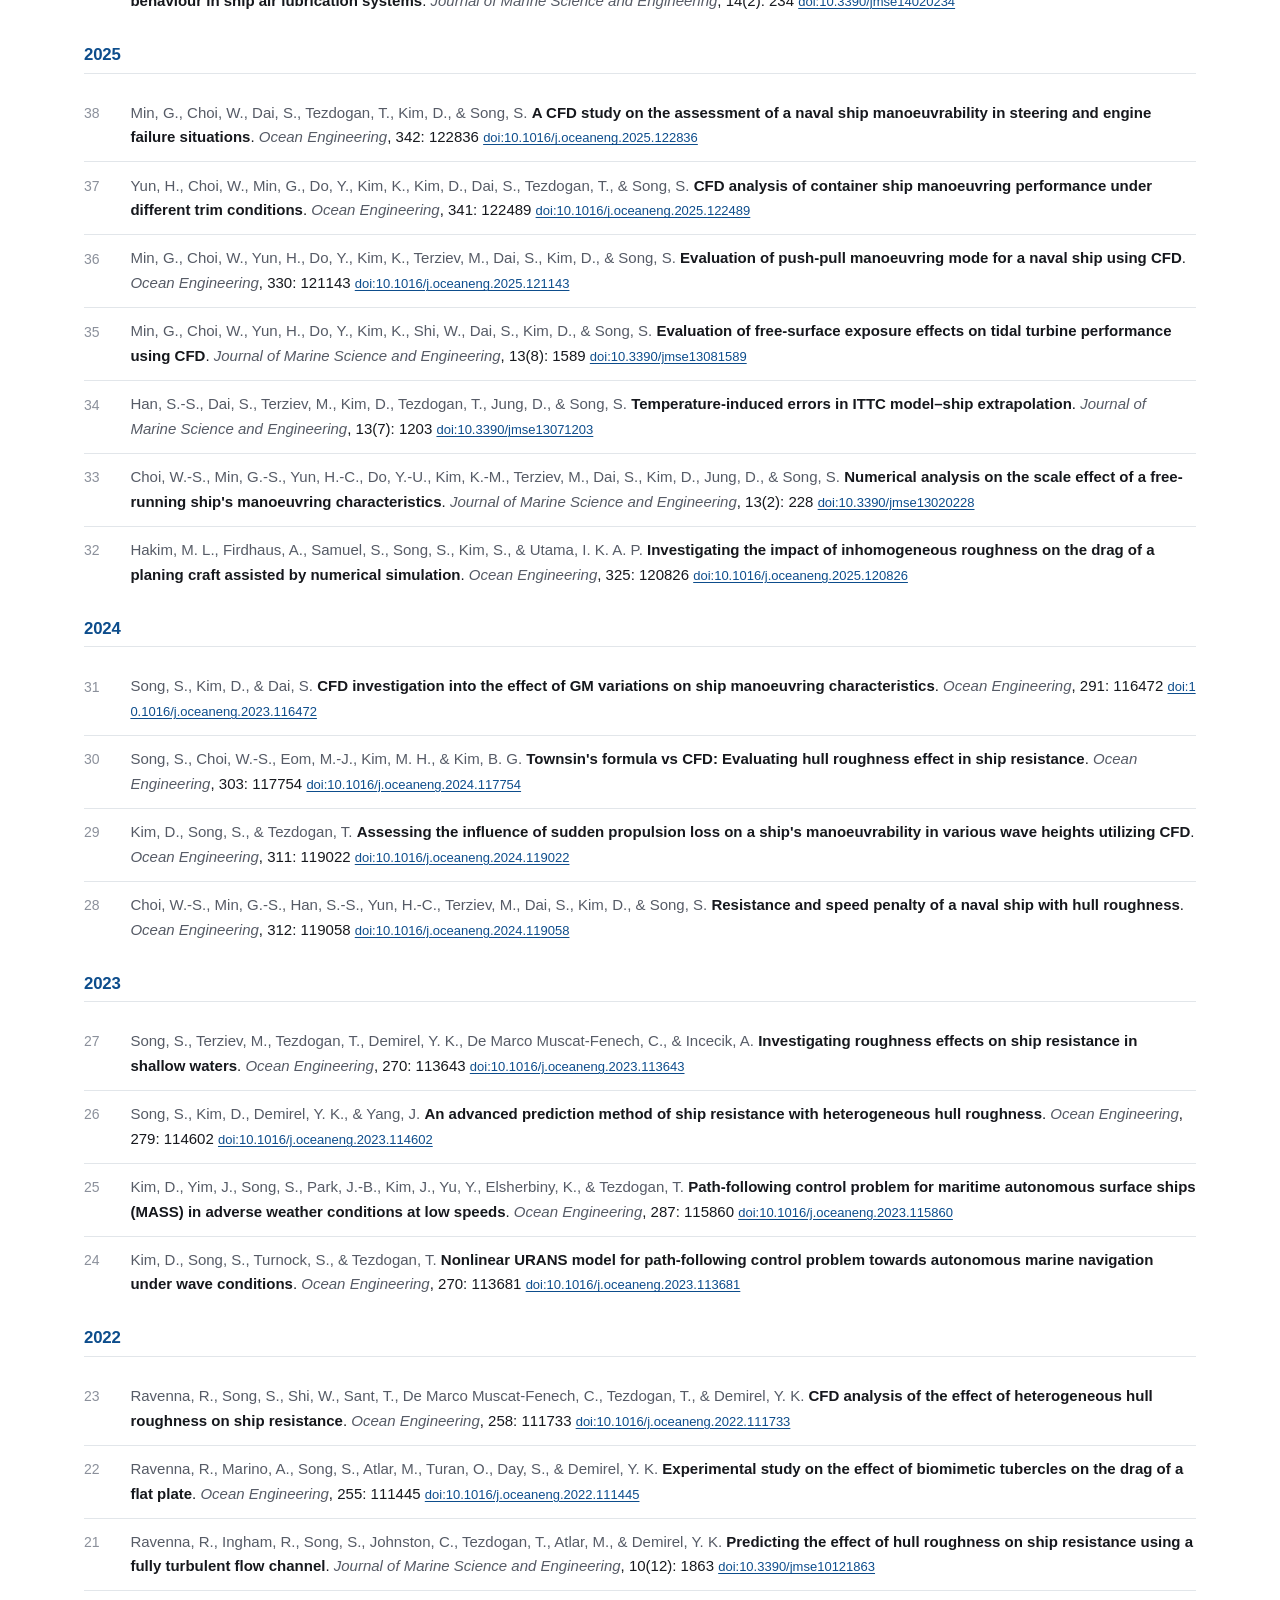
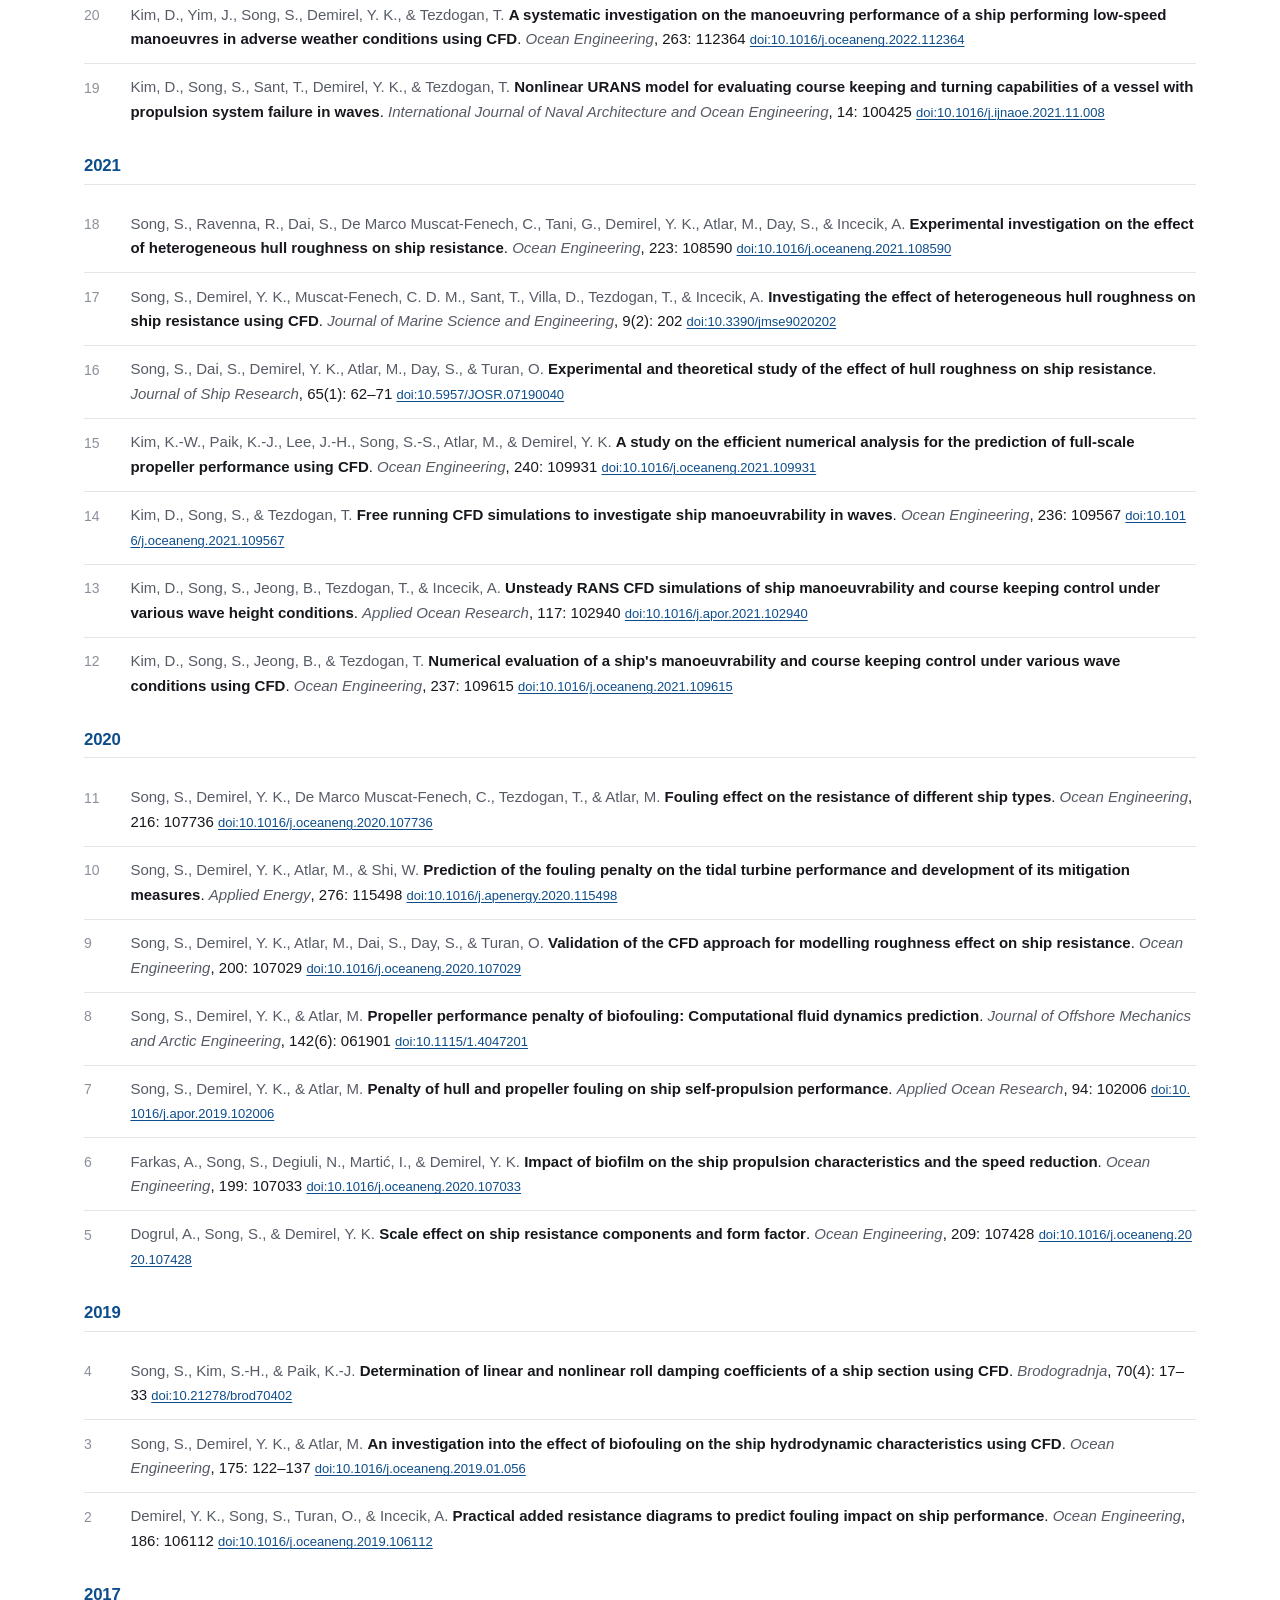
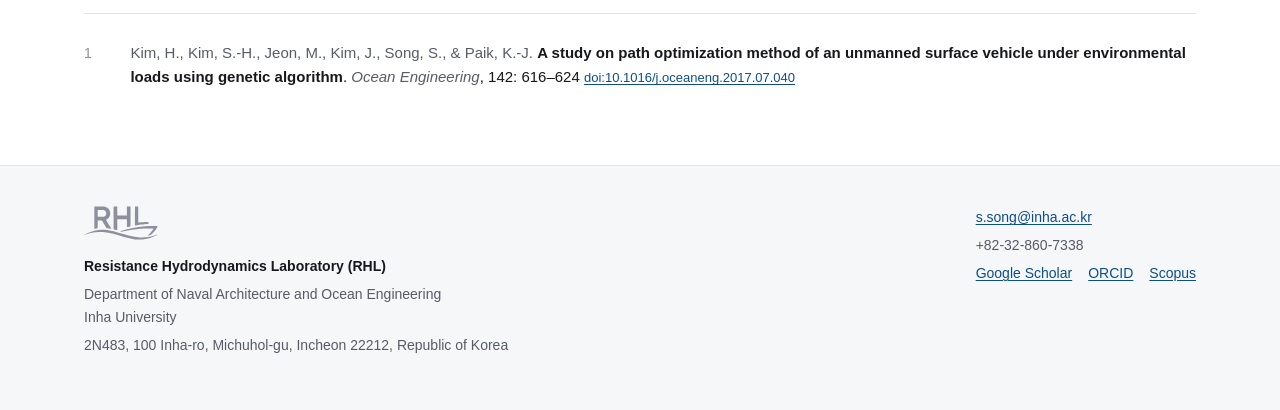
<file: publications.html>
<!doctype html>
<html lang="en">
<head>
  <meta charset="utf-8">
  <meta name="viewport" content="width=device-width, initial-scale=1">
  <title>Publications — RHL, Inha University</title>
  <meta name="description" content="Peer-reviewed journal publications of the Resistance Hydrodynamics Laboratory, Inha University.">
  <link rel="canonical" href="https://soonseok-song.github.io/publications.html">
  <meta property="og:title" content="Publications — RHL, Inha University">
  <meta property="og:description" content="Peer-reviewed journal publications of the Resistance Hydrodynamics Laboratory, Inha University.">
  <meta property="og:image" content="https://soonseok-song.github.io/images/hero-poster.jpg">
  <meta property="og:type" content="website">
  <meta property="og:url" content="https://soonseok-song.github.io/publications.html">
  <meta name="twitter:card" content="summary_large_image">
  <link rel="icon" href="images/favicon.svg" type="image/svg+xml">
  <link rel="icon" href="images/favicon-32.png" sizes="32x32" type="image/png">
  <link rel="apple-touch-icon" href="images/apple-touch-icon.png">
  <meta name="color-scheme" content="light dark">
  <meta name="theme-color" content="#0d4d8c">
  <script>
    /* 저장해 둔 테마 선택을 화면이 그려지기 전에 적용합니다 (깜빡임 방지) */
    try { var t = localStorage.getItem("theme"); if (t === "light" || t === "dark") { document.documentElement.setAttribute("data-theme", t); } } catch (e) {}
  </script>
  <link rel="stylesheet" href="css/style.css">
</head>
<body data-page="publications">

  <header class="site-head">
    <div class="site-head-inner">
      <a class="brand" href="index.html" aria-label="RHL — Resistance Hydrodynamics Laboratory, home">
        <span class="brand-logo" aria-hidden="true"></span>
        <span class="brand-sub">Resistance Hydrodynamics Laboratory</span>
      </a>
      <nav class="site-nav" aria-label="Main">
        <a href="index.html">Home</a>
        <a href="research.html">Research</a>
        <a href="software.html">Software</a>
        <a href="projects.html">Projects</a>
        <a href="publications.html">Publications</a>
        <a href="people.html">People</a>
        <a href="gallery.html">Gallery</a>
        <a href="contact.html">Contact</a>
        <div class="theme-menu" data-theme-menu>
          <button type="button" class="theme-btn" aria-haspopup="menu" aria-expanded="false" aria-label="Colour theme">
            <svg viewBox="0 0 24 24" fill="none" stroke="currentColor" stroke-width="2" aria-hidden="true"><circle cx="12" cy="12" r="9"/><path d="M12 3a9 9 0 0 0 0 18z" fill="currentColor" stroke="none"/></svg>
          </button>
          <div class="theme-list" role="menu" aria-label="Colour theme">
            <button type="button" role="menuitemradio" data-set-theme="system" aria-checked="true">System</button>
            <button type="button" role="menuitemradio" data-set-theme="light" aria-checked="false">Light</button>
            <button type="button" role="menuitemradio" data-set-theme="dark" aria-checked="false">Dark</button>
          </div>
        </div>
      </nav>
    </div>
  </header>

  <div class="wrap">
    <div class="page-head">
      <h1>Publications</h1>
      <p class="lede">
        <span data-pub-count><!-- BEGIN:pub-count -->51<!-- END:pub-count --></span> peer-reviewed journal articles.
      </p>
    </div>

    <div data-metrics>
      <!-- BEGIN:metrics --><div class="metric-row"><div class="metric"><span class="metric-value">24</span><span class="metric-label">h-index</span></div><div class="metric"><span class="metric-value">32</span><span class="metric-label">i10-index</span></div><div class="metric"><span class="metric-value">1778</span><span class="metric-label">Citations</span></div><p class="metric-source">Source: Google Scholar, October 2026 &middot; <a href="https://scholar.google.com/citations?user=Z9rNtg8AAAAJ&amp;hl=en" rel="noopener">Google Scholar profile &rarr;</a></p></div><!-- END:metrics -->
    </div>

    <div class="prose" style="margin-bottom:2.5rem">
      <p>
        Preprints and author copies can be requested by email.
      </p>
    </div>

    <div class="filters" data-pub-filters role="group" aria-label="Filter publications by research area">
      <!-- BEGIN:pub-filters --><button class="filter-btn" type="button" data-scope="all" aria-pressed="true">All <span class="meta">(51)</span></button><button class="filter-btn" type="button" data-scope="roughness" aria-pressed="false">Roughness &amp; Hydrodynamics <span class="meta">(25)</span></button><button class="filter-btn" type="button" data-scope="manoeuvring" aria-pressed="false">Manoeuvring <span class="meta">(19)</span></button><button class="filter-btn" type="button" data-scope="energy" aria-pressed="false">Energy Saving <span class="meta">(3)</span></button><button class="filter-btn" type="button" data-scope="arctic" aria-pressed="false">Arctic Ships <span class="meta">(1)</span></button><button class="filter-btn" type="button" data-scope="fowt" aria-pressed="false">Offshore Wind <span class="meta">(1)</span></button><button class="filter-btn" type="button" data-scope="tidal" aria-pressed="false">Tidal Turbine <span class="meta">(5)</span></button><!-- END:pub-filters -->
    </div>

    <div data-publications>
      <!-- BEGIN:publications --><section class="pub-section"><div class="pub-year-group"><h3 class="pub-year">2026</h3><ol class="pub-list"><li class="pub-item" data-scopes="arctic"><span class="pub-num">51</span><span><span class="pub-authors">Yun, H.-S., Kim, S., Song, S., Jeon, J.-Y., Lee, J.-M., Oh, J.-H., Han, J.-S., &amp; Jung, D.</span> <span class="pub-title">Numerical verification, contact-parameter calibration, and parametric assessment of Araon ice resistance in ice-floe conditions using CFD–DEM</span>. <span class="pub-venue">Ocean Engineering</span>, 369: 128893 <a class="pub-doi" href="https://doi.org/10.1016/j.oceaneng.2026.128893" rel="noopener">doi:10.1016/j.oceaneng.2026.128893</a></span></li><li class="pub-item" data-scopes="roughness"><span class="pub-num">50</span><span><span class="pub-authors">Yun, H., Kim, D., Dai, S., Atlar, M., Tezdogan, T., Demirel, Y. K., &amp; Song, S.</span> <span class="pub-title">Numerical investigation into the effect of biofouling-induced roughness on waterjet propulsor performance and ship powering penalties</span>. <span class="pub-venue">Ocean Engineering</span>, 369: 128792 <a class="pub-doi" href="https://doi.org/10.1016/j.oceaneng.2026.128792" rel="noopener">doi:10.1016/j.oceaneng.2026.128792</a></span></li><li class="pub-item" data-scopes="energy"><span class="pub-num">49</span><span><span class="pub-authors">Min, G., Atlar, M., Dai, S., Kim, D., &amp; Song, S.</span> <span class="pub-title">ALS-induced propeller air ingestion and its effects on ship propulsive performance</span>. <span class="pub-venue">Ocean Engineering</span>, 367: 128079 <a class="pub-doi" href="https://doi.org/10.1016/j.oceaneng.2026.128079" rel="noopener">doi:10.1016/j.oceaneng.2026.128079</a></span></li><li class="pub-item" data-scopes="manoeuvring"><span class="pub-num">48</span><span><span class="pub-authors">Hwang, J., Kwon, S., Kim, M., Choi, J., Baek, J.-Y., Kim, J., Kong, G.-Y., Song, S., &amp; Kim, D.</span> <span class="pub-title">예선 가압위치에 따른 선박 조종 특성에 관한 연구 (A study on ship manoeuvring characteristics according to tugboat pushing position)</span>. <span class="pub-venue">Journal of Navigation and Port Research</span>, 50(3): 285–296 <a class="pub-doi" href="https://doi.org/10.5394/KINPR.2026.50.3.285" rel="noopener">doi:10.5394/KINPR.2026.50.3.285</a></span></li><li class="pub-item" data-scopes="manoeuvring"><span class="pub-num">47</span><span><span class="pub-authors">Kim, D., Park, C., Kim, S.-J., Kim, H., Im, J.-H., Lee, S.-D., Kwon, S., Choi, Y., Hong, C., Kang, M., Song, S., &amp; Tezdogan, T.</span> <span class="pub-title">Quantifying wave-induced fuel consumption and CO2 emissions: a high-fidelity free-running CFD approach</span>. <span class="pub-venue">Ocean Engineering</span>, 366: 127571 <a class="pub-doi" href="https://doi.org/10.1016/j.oceaneng.2026.127571" rel="noopener">doi:10.1016/j.oceaneng.2026.127571</a></span></li><li class="pub-item" data-scopes="fowt"><span class="pub-num">46</span><span><span class="pub-authors">Do, Y., Min, G., Yun, H., Kim, K., Jung, K., Dai, S., Kim, D., Choung, J., &amp; Song, S.</span> <span class="pub-title">CFD–MoorDyn coupling analysis for mooring line failure events of parked floating offshore wind turbine (FOWT)</span>. <span class="pub-venue">Ocean Engineering</span>, 363: 126703 <a class="pub-doi" href="https://doi.org/10.1016/j.oceaneng.2026.126703" rel="noopener">doi:10.1016/j.oceaneng.2026.126703</a></span></li><li class="pub-item" data-scopes="tidal roughness"><span class="pub-num">45</span><span><span class="pub-authors">Satrio, D., Song, S., Tsuru, W., Farid, M., Dhanistha, W. L., Muharja, M., Musabikha, S., &amp; Pratikno, H.</span> <span class="pub-title">Prediction of the performance reduction on the Darrieus vertical-axis tidal-current turbine due to surface roughness when operating in tropical seawater environments</span>. <span class="pub-venue">Ocean Engineering</span>, 363: 126418 <a class="pub-doi" href="https://doi.org/10.1016/j.oceaneng.2026.126418" rel="noopener">doi:10.1016/j.oceaneng.2026.126418</a></span></li><li class="pub-item" data-scopes="manoeuvring"><span class="pub-num">44</span><span><span class="pub-authors">Kim, J., Kim, S., Kim, M., Choi, J., Baek, J.-Y., Kong, G.-Y., Song, S., &amp; Kim, D.</span> <span class="pub-title">CFD analysis on the dynamic behaviour of pivot point for a KCS during ship turning manoeuvre in waves</span>. <span class="pub-venue">Journal of Modern Mechanical Engineering and Technology</span>, 13: 20–34 <a class="pub-doi" href="https://doi.org/10.31875/2409-9848.2026.13.03" rel="noopener">doi:10.31875/2409-9848.2026.13.03</a></span></li><li class="pub-item" data-scopes="tidal"><span class="pub-num">43</span><span><span class="pub-authors">Kim, K., Min, G., Yun, H., Do, Y., Jung, K., Shi, W., Kim, D., &amp; Song, S.</span> <span class="pub-title">Wave-induced effects on tidal turbine performance and structural loading: A CFD study across varying submergence depths</span>. <span class="pub-venue">Ocean Engineering</span>, 362: 126189 <a class="pub-doi" href="https://doi.org/10.1016/j.oceaneng.2026.126189" rel="noopener">doi:10.1016/j.oceaneng.2026.126189</a></span></li><li class="pub-item" data-scopes="tidal"><span class="pub-num">42</span><span><span class="pub-authors">Min, G., Kim, K., Yun, H., Do, Y., Shi, W., Kim, D., &amp; Song, S.</span> <span class="pub-title">Prediction of scale effects on tidal turbines with the Reynolds scaling method</span>. <span class="pub-venue">Journal of Marine Science and Engineering</span>, 14(10): 893 <a class="pub-doi" href="https://doi.org/10.3390/jmse14100893" rel="noopener">doi:10.3390/jmse14100893</a></span></li><li class="pub-item" data-scopes="manoeuvring"><span class="pub-num">41</span><span><span class="pub-authors">Min, G., Tezdogan, T., Atlar, M., Kim, D., &amp; Song, S.</span> <span class="pub-title">Seakeeping analysis of a damaged ship using CFD</span>. <span class="pub-venue">Ocean Engineering</span>, 362: 126200 <a class="pub-doi" href="https://doi.org/10.1016/j.oceaneng.2026.126200" rel="noopener">doi:10.1016/j.oceaneng.2026.126200</a></span></li><li class="pub-item" data-scopes="energy roughness"><span class="pub-num">40</span><span><span class="pub-authors">Min, G., Yoon, H., Jeon, J., Dai, S., Kim, S., Kim, D., Kim, S., &amp; Song, S.</span> <span class="pub-title">Experimental analysis of resistance reduction and heel motion characteristics of wind-assisted vessels using the SIL system</span>. <span class="pub-venue">Ocean Engineering</span>, 354: 124905 <a class="pub-doi" href="https://doi.org/10.1016/j.oceaneng.2026.124905" rel="noopener">doi:10.1016/j.oceaneng.2026.124905</a></span></li><li class="pub-item" data-scopes="energy"><span class="pub-num">39</span><span><span class="pub-authors">Min, G., Yun, H., Do, Y., Kim, K., Jung, K., Dai, S., Atlar, M., Kim, D., Kim, S., Kim, S., &amp; Song, S.</span> <span class="pub-title">Influence of CFD modelling parameters on air injection behaviour in ship air lubrication systems</span>. <span class="pub-venue">Journal of Marine Science and Engineering</span>, 14(2): 234 <a class="pub-doi" href="https://doi.org/10.3390/jmse14020234" rel="noopener">doi:10.3390/jmse14020234</a></span></li></ol></div><div class="pub-year-group"><h3 class="pub-year">2025</h3><ol class="pub-list"><li class="pub-item" data-scopes="manoeuvring"><span class="pub-num">38</span><span><span class="pub-authors">Min, G., Choi, W., Dai, S., Tezdogan, T., Kim, D., &amp; Song, S.</span> <span class="pub-title">A CFD study on the assessment of a naval ship manoeuvrability in steering and engine failure situations</span>. <span class="pub-venue">Ocean Engineering</span>, 342: 122836 <a class="pub-doi" href="https://doi.org/10.1016/j.oceaneng.2025.122836" rel="noopener">doi:10.1016/j.oceaneng.2025.122836</a></span></li><li class="pub-item" data-scopes="manoeuvring"><span class="pub-num">37</span><span><span class="pub-authors">Yun, H., Choi, W., Min, G., Do, Y., Kim, K., Kim, D., Dai, S., Tezdogan, T., &amp; Song, S.</span> <span class="pub-title">CFD analysis of container ship manoeuvring performance under different trim conditions</span>. <span class="pub-venue">Ocean Engineering</span>, 341: 122489 <a class="pub-doi" href="https://doi.org/10.1016/j.oceaneng.2025.122489" rel="noopener">doi:10.1016/j.oceaneng.2025.122489</a></span></li><li class="pub-item" data-scopes="manoeuvring"><span class="pub-num">36</span><span><span class="pub-authors">Min, G., Choi, W., Yun, H., Do, Y., Kim, K., Terziev, M., Dai, S., Kim, D., &amp; Song, S.</span> <span class="pub-title">Evaluation of push-pull manoeuvring mode for a naval ship using CFD</span>. <span class="pub-venue">Ocean Engineering</span>, 330: 121143 <a class="pub-doi" href="https://doi.org/10.1016/j.oceaneng.2025.121143" rel="noopener">doi:10.1016/j.oceaneng.2025.121143</a></span></li><li class="pub-item" data-scopes="tidal"><span class="pub-num">35</span><span><span class="pub-authors">Min, G., Choi, W., Yun, H., Do, Y., Kim, K., Shi, W., Dai, S., Kim, D., &amp; Song, S.</span> <span class="pub-title">Evaluation of free-surface exposure effects on tidal turbine performance using CFD</span>. <span class="pub-venue">Journal of Marine Science and Engineering</span>, 13(8): 1589 <a class="pub-doi" href="https://doi.org/10.3390/jmse13081589" rel="noopener">doi:10.3390/jmse13081589</a></span></li><li class="pub-item" data-scopes="roughness"><span class="pub-num">34</span><span><span class="pub-authors">Han, S.-S., Dai, S., Terziev, M., Kim, D., Tezdogan, T., Jung, D., &amp; Song, S.</span> <span class="pub-title">Temperature-induced errors in ITTC model–ship extrapolation</span>. <span class="pub-venue">Journal of Marine Science and Engineering</span>, 13(7): 1203 <a class="pub-doi" href="https://doi.org/10.3390/jmse13071203" rel="noopener">doi:10.3390/jmse13071203</a></span></li><li class="pub-item" data-scopes="manoeuvring"><span class="pub-num">33</span><span><span class="pub-authors">Choi, W.-S., Min, G.-S., Yun, H.-C., Do, Y.-U., Kim, K.-M., Terziev, M., Dai, S., Kim, D., Jung, D., &amp; Song, S.</span> <span class="pub-title">Numerical analysis on the scale effect of a free-running ship's manoeuvring characteristics</span>. <span class="pub-venue">Journal of Marine Science and Engineering</span>, 13(2): 228 <a class="pub-doi" href="https://doi.org/10.3390/jmse13020228" rel="noopener">doi:10.3390/jmse13020228</a></span></li><li class="pub-item" data-scopes="roughness"><span class="pub-num">32</span><span><span class="pub-authors">Hakim, M. L., Firdhaus, A., Samuel, S., Song, S., Kim, S., &amp; Utama, I. K. A. P.</span> <span class="pub-title">Investigating the impact of inhomogeneous roughness on the drag of a planing craft assisted by numerical simulation</span>. <span class="pub-venue">Ocean Engineering</span>, 325: 120826 <a class="pub-doi" href="https://doi.org/10.1016/j.oceaneng.2025.120826" rel="noopener">doi:10.1016/j.oceaneng.2025.120826</a></span></li></ol></div><div class="pub-year-group"><h3 class="pub-year">2024</h3><ol class="pub-list"><li class="pub-item" data-scopes="manoeuvring"><span class="pub-num">31</span><span><span class="pub-authors">Song, S., Kim, D., &amp; Dai, S.</span> <span class="pub-title">CFD investigation into the effect of GM variations on ship manoeuvring characteristics</span>. <span class="pub-venue">Ocean Engineering</span>, 291: 116472 <a class="pub-doi" href="https://doi.org/10.1016/j.oceaneng.2023.116472" rel="noopener">doi:10.1016/j.oceaneng.2023.116472</a></span></li><li class="pub-item" data-scopes="roughness"><span class="pub-num">30</span><span><span class="pub-authors">Song, S., Choi, W.-S., Eom, M.-J., Kim, M. H., &amp; Kim, B. G.</span> <span class="pub-title">Townsin's formula vs CFD: Evaluating hull roughness effect in ship resistance</span>. <span class="pub-venue">Ocean Engineering</span>, 303: 117754 <a class="pub-doi" href="https://doi.org/10.1016/j.oceaneng.2024.117754" rel="noopener">doi:10.1016/j.oceaneng.2024.117754</a></span></li><li class="pub-item" data-scopes="manoeuvring"><span class="pub-num">29</span><span><span class="pub-authors">Kim, D., Song, S., &amp; Tezdogan, T.</span> <span class="pub-title">Assessing the influence of sudden propulsion loss on a ship's manoeuvrability in various wave heights utilizing CFD</span>. <span class="pub-venue">Ocean Engineering</span>, 311: 119022 <a class="pub-doi" href="https://doi.org/10.1016/j.oceaneng.2024.119022" rel="noopener">doi:10.1016/j.oceaneng.2024.119022</a></span></li><li class="pub-item" data-scopes="roughness"><span class="pub-num">28</span><span><span class="pub-authors">Choi, W.-S., Min, G.-S., Han, S.-S., Yun, H.-C., Terziev, M., Dai, S., Kim, D., &amp; Song, S.</span> <span class="pub-title">Resistance and speed penalty of a naval ship with hull roughness</span>. <span class="pub-venue">Ocean Engineering</span>, 312: 119058 <a class="pub-doi" href="https://doi.org/10.1016/j.oceaneng.2024.119058" rel="noopener">doi:10.1016/j.oceaneng.2024.119058</a></span></li></ol></div><div class="pub-year-group"><h3 class="pub-year">2023</h3><ol class="pub-list"><li class="pub-item" data-scopes="roughness"><span class="pub-num">27</span><span><span class="pub-authors">Song, S., Terziev, M., Tezdogan, T., Demirel, Y. K., De Marco Muscat-Fenech, C., &amp; Incecik, A.</span> <span class="pub-title">Investigating roughness effects on ship resistance in shallow waters</span>. <span class="pub-venue">Ocean Engineering</span>, 270: 113643 <a class="pub-doi" href="https://doi.org/10.1016/j.oceaneng.2023.113643" rel="noopener">doi:10.1016/j.oceaneng.2023.113643</a></span></li><li class="pub-item" data-scopes="roughness"><span class="pub-num">26</span><span><span class="pub-authors">Song, S., Kim, D., Demirel, Y. K., &amp; Yang, J.</span> <span class="pub-title">An advanced prediction method of ship resistance with heterogeneous hull roughness</span>. <span class="pub-venue">Ocean Engineering</span>, 279: 114602 <a class="pub-doi" href="https://doi.org/10.1016/j.oceaneng.2023.114602" rel="noopener">doi:10.1016/j.oceaneng.2023.114602</a></span></li><li class="pub-item" data-scopes="manoeuvring"><span class="pub-num">25</span><span><span class="pub-authors">Kim, D., Yim, J., Song, S., Park, J.-B., Kim, J., Yu, Y., Elsherbiny, K., &amp; Tezdogan, T.</span> <span class="pub-title">Path-following control problem for maritime autonomous surface ships (MASS) in adverse weather conditions at low speeds</span>. <span class="pub-venue">Ocean Engineering</span>, 287: 115860 <a class="pub-doi" href="https://doi.org/10.1016/j.oceaneng.2023.115860" rel="noopener">doi:10.1016/j.oceaneng.2023.115860</a></span></li><li class="pub-item" data-scopes="manoeuvring"><span class="pub-num">24</span><span><span class="pub-authors">Kim, D., Song, S., Turnock, S., &amp; Tezdogan, T.</span> <span class="pub-title">Nonlinear URANS model for path-following control problem towards autonomous marine navigation under wave conditions</span>. <span class="pub-venue">Ocean Engineering</span>, 270: 113681 <a class="pub-doi" href="https://doi.org/10.1016/j.oceaneng.2023.113681" rel="noopener">doi:10.1016/j.oceaneng.2023.113681</a></span></li></ol></div><div class="pub-year-group"><h3 class="pub-year">2022</h3><ol class="pub-list"><li class="pub-item" data-scopes="roughness"><span class="pub-num">23</span><span><span class="pub-authors">Ravenna, R., Song, S., Shi, W., Sant, T., De Marco Muscat-Fenech, C., Tezdogan, T., &amp; Demirel, Y. K.</span> <span class="pub-title">CFD analysis of the effect of heterogeneous hull roughness on ship resistance</span>. <span class="pub-venue">Ocean Engineering</span>, 258: 111733 <a class="pub-doi" href="https://doi.org/10.1016/j.oceaneng.2022.111733" rel="noopener">doi:10.1016/j.oceaneng.2022.111733</a></span></li><li class="pub-item" data-scopes="roughness"><span class="pub-num">22</span><span><span class="pub-authors">Ravenna, R., Marino, A., Song, S., Atlar, M., Turan, O., Day, S., &amp; Demirel, Y. K.</span> <span class="pub-title">Experimental study on the effect of biomimetic tubercles on the drag of a flat plate</span>. <span class="pub-venue">Ocean Engineering</span>, 255: 111445 <a class="pub-doi" href="https://doi.org/10.1016/j.oceaneng.2022.111445" rel="noopener">doi:10.1016/j.oceaneng.2022.111445</a></span></li><li class="pub-item" data-scopes="roughness"><span class="pub-num">21</span><span><span class="pub-authors">Ravenna, R., Ingham, R., Song, S., Johnston, C., Tezdogan, T., Atlar, M., &amp; Demirel, Y. K.</span> <span class="pub-title">Predicting the effect of hull roughness on ship resistance using a fully turbulent flow channel</span>. <span class="pub-venue">Journal of Marine Science and Engineering</span>, 10(12): 1863 <a class="pub-doi" href="https://doi.org/10.3390/jmse10121863" rel="noopener">doi:10.3390/jmse10121863</a></span></li><li class="pub-item" data-scopes="manoeuvring"><span class="pub-num">20</span><span><span class="pub-authors">Kim, D., Yim, J., Song, S., Demirel, Y. K., &amp; Tezdogan, T.</span> <span class="pub-title">A systematic investigation on the manoeuvring performance of a ship performing low-speed manoeuvres in adverse weather conditions using CFD</span>. <span class="pub-venue">Ocean Engineering</span>, 263: 112364 <a class="pub-doi" href="https://doi.org/10.1016/j.oceaneng.2022.112364" rel="noopener">doi:10.1016/j.oceaneng.2022.112364</a></span></li><li class="pub-item" data-scopes="manoeuvring"><span class="pub-num">19</span><span><span class="pub-authors">Kim, D., Song, S., Sant, T., Demirel, Y. K., &amp; Tezdogan, T.</span> <span class="pub-title">Nonlinear URANS model for evaluating course keeping and turning capabilities of a vessel with propulsion system failure in waves</span>. <span class="pub-venue">International Journal of Naval Architecture and Ocean Engineering</span>, 14: 100425 <a class="pub-doi" href="https://doi.org/10.1016/j.ijnaoe.2021.11.008" rel="noopener">doi:10.1016/j.ijnaoe.2021.11.008</a></span></li></ol></div><div class="pub-year-group"><h3 class="pub-year">2021</h3><ol class="pub-list"><li class="pub-item" data-scopes="roughness"><span class="pub-num">18</span><span><span class="pub-authors">Song, S., Ravenna, R., Dai, S., De Marco Muscat-Fenech, C., Tani, G., Demirel, Y. K., Atlar, M., Day, S., &amp; Incecik, A.</span> <span class="pub-title">Experimental investigation on the effect of heterogeneous hull roughness on ship resistance</span>. <span class="pub-venue">Ocean Engineering</span>, 223: 108590 <a class="pub-doi" href="https://doi.org/10.1016/j.oceaneng.2021.108590" rel="noopener">doi:10.1016/j.oceaneng.2021.108590</a></span></li><li class="pub-item" data-scopes="roughness"><span class="pub-num">17</span><span><span class="pub-authors">Song, S., Demirel, Y. K., Muscat-Fenech, C. D. M., Sant, T., Villa, D., Tezdogan, T., &amp; Incecik, A.</span> <span class="pub-title">Investigating the effect of heterogeneous hull roughness on ship resistance using CFD</span>. <span class="pub-venue">Journal of Marine Science and Engineering</span>, 9(2): 202 <a class="pub-doi" href="https://doi.org/10.3390/jmse9020202" rel="noopener">doi:10.3390/jmse9020202</a></span></li><li class="pub-item" data-scopes="roughness"><span class="pub-num">16</span><span><span class="pub-authors">Song, S., Dai, S., Demirel, Y. K., Atlar, M., Day, S., &amp; Turan, O.</span> <span class="pub-title">Experimental and theoretical study of the effect of hull roughness on ship resistance</span>. <span class="pub-venue">Journal of Ship Research</span>, 65(1): 62–71 <a class="pub-doi" href="https://doi.org/10.5957/JOSR.07190040" rel="noopener">doi:10.5957/JOSR.07190040</a></span></li><li class="pub-item" data-scopes="roughness"><span class="pub-num">15</span><span><span class="pub-authors">Kim, K.-W., Paik, K.-J., Lee, J.-H., Song, S.-S., Atlar, M., &amp; Demirel, Y. K.</span> <span class="pub-title">A study on the efficient numerical analysis for the prediction of full-scale propeller performance using CFD</span>. <span class="pub-venue">Ocean Engineering</span>, 240: 109931 <a class="pub-doi" href="https://doi.org/10.1016/j.oceaneng.2021.109931" rel="noopener">doi:10.1016/j.oceaneng.2021.109931</a></span></li><li class="pub-item" data-scopes="manoeuvring"><span class="pub-num">14</span><span><span class="pub-authors">Kim, D., Song, S., &amp; Tezdogan, T.</span> <span class="pub-title">Free running CFD simulations to investigate ship manoeuvrability in waves</span>. <span class="pub-venue">Ocean Engineering</span>, 236: 109567 <a class="pub-doi" href="https://doi.org/10.1016/j.oceaneng.2021.109567" rel="noopener">doi:10.1016/j.oceaneng.2021.109567</a></span></li><li class="pub-item" data-scopes="manoeuvring"><span class="pub-num">13</span><span><span class="pub-authors">Kim, D., Song, S., Jeong, B., Tezdogan, T., &amp; Incecik, A.</span> <span class="pub-title">Unsteady RANS CFD simulations of ship manoeuvrability and course keeping control under various wave height conditions</span>. <span class="pub-venue">Applied Ocean Research</span>, 117: 102940 <a class="pub-doi" href="https://doi.org/10.1016/j.apor.2021.102940" rel="noopener">doi:10.1016/j.apor.2021.102940</a></span></li><li class="pub-item" data-scopes="manoeuvring"><span class="pub-num">12</span><span><span class="pub-authors">Kim, D., Song, S., Jeong, B., &amp; Tezdogan, T.</span> <span class="pub-title">Numerical evaluation of a ship's manoeuvrability and course keeping control under various wave conditions using CFD</span>. <span class="pub-venue">Ocean Engineering</span>, 237: 109615 <a class="pub-doi" href="https://doi.org/10.1016/j.oceaneng.2021.109615" rel="noopener">doi:10.1016/j.oceaneng.2021.109615</a></span></li></ol></div><div class="pub-year-group"><h3 class="pub-year">2020</h3><ol class="pub-list"><li class="pub-item" data-scopes="roughness"><span class="pub-num">11</span><span><span class="pub-authors">Song, S., Demirel, Y. K., De Marco Muscat-Fenech, C., Tezdogan, T., &amp; Atlar, M.</span> <span class="pub-title">Fouling effect on the resistance of different ship types</span>. <span class="pub-venue">Ocean Engineering</span>, 216: 107736 <a class="pub-doi" href="https://doi.org/10.1016/j.oceaneng.2020.107736" rel="noopener">doi:10.1016/j.oceaneng.2020.107736</a></span></li><li class="pub-item" data-scopes="tidal roughness"><span class="pub-num">10</span><span><span class="pub-authors">Song, S., Demirel, Y. K., Atlar, M., &amp; Shi, W.</span> <span class="pub-title">Prediction of the fouling penalty on the tidal turbine performance and development of its mitigation measures</span>. <span class="pub-venue">Applied Energy</span>, 276: 115498 <a class="pub-doi" href="https://doi.org/10.1016/j.apenergy.2020.115498" rel="noopener">doi:10.1016/j.apenergy.2020.115498</a></span></li><li class="pub-item" data-scopes="roughness"><span class="pub-num">9</span><span><span class="pub-authors">Song, S., Demirel, Y. K., Atlar, M., Dai, S., Day, S., &amp; Turan, O.</span> <span class="pub-title">Validation of the CFD approach for modelling roughness effect on ship resistance</span>. <span class="pub-venue">Ocean Engineering</span>, 200: 107029 <a class="pub-doi" href="https://doi.org/10.1016/j.oceaneng.2020.107029" rel="noopener">doi:10.1016/j.oceaneng.2020.107029</a></span></li><li class="pub-item" data-scopes="roughness"><span class="pub-num">8</span><span><span class="pub-authors">Song, S., Demirel, Y. K., &amp; Atlar, M.</span> <span class="pub-title">Propeller performance penalty of biofouling: Computational fluid dynamics prediction</span>. <span class="pub-venue">Journal of Offshore Mechanics and Arctic Engineering</span>, 142(6): 061901 <a class="pub-doi" href="https://doi.org/10.1115/1.4047201" rel="noopener">doi:10.1115/1.4047201</a></span></li><li class="pub-item" data-scopes="roughness"><span class="pub-num">7</span><span><span class="pub-authors">Song, S., Demirel, Y. K., &amp; Atlar, M.</span> <span class="pub-title">Penalty of hull and propeller fouling on ship self-propulsion performance</span>. <span class="pub-venue">Applied Ocean Research</span>, 94: 102006 <a class="pub-doi" href="https://doi.org/10.1016/j.apor.2019.102006" rel="noopener">doi:10.1016/j.apor.2019.102006</a></span></li><li class="pub-item" data-scopes="roughness"><span class="pub-num">6</span><span><span class="pub-authors">Farkas, A., Song, S., Degiuli, N., Martić, I., &amp; Demirel, Y. K.</span> <span class="pub-title">Impact of biofilm on the ship propulsion characteristics and the speed reduction</span>. <span class="pub-venue">Ocean Engineering</span>, 199: 107033 <a class="pub-doi" href="https://doi.org/10.1016/j.oceaneng.2020.107033" rel="noopener">doi:10.1016/j.oceaneng.2020.107033</a></span></li><li class="pub-item" data-scopes="roughness"><span class="pub-num">5</span><span><span class="pub-authors">Dogrul, A., Song, S., &amp; Demirel, Y. K.</span> <span class="pub-title">Scale effect on ship resistance components and form factor</span>. <span class="pub-venue">Ocean Engineering</span>, 209: 107428 <a class="pub-doi" href="https://doi.org/10.1016/j.oceaneng.2020.107428" rel="noopener">doi:10.1016/j.oceaneng.2020.107428</a></span></li></ol></div><div class="pub-year-group"><h3 class="pub-year">2019</h3><ol class="pub-list"><li class="pub-item" data-scopes="manoeuvring"><span class="pub-num">4</span><span><span class="pub-authors">Song, S., Kim, S.-H., &amp; Paik, K.-J.</span> <span class="pub-title">Determination of linear and nonlinear roll damping coefficients of a ship section using CFD</span>. <span class="pub-venue">Brodogradnja</span>, 70(4): 17–33 <a class="pub-doi" href="https://doi.org/10.21278/brod70402" rel="noopener">doi:10.21278/brod70402</a></span></li><li class="pub-item" data-scopes="roughness"><span class="pub-num">3</span><span><span class="pub-authors">Song, S., Demirel, Y. K., &amp; Atlar, M.</span> <span class="pub-title">An investigation into the effect of biofouling on the ship hydrodynamic characteristics using CFD</span>. <span class="pub-venue">Ocean Engineering</span>, 175: 122–137 <a class="pub-doi" href="https://doi.org/10.1016/j.oceaneng.2019.01.056" rel="noopener">doi:10.1016/j.oceaneng.2019.01.056</a></span></li><li class="pub-item" data-scopes="roughness"><span class="pub-num">2</span><span><span class="pub-authors">Demirel, Y. K., Song, S., Turan, O., &amp; Incecik, A.</span> <span class="pub-title">Practical added resistance diagrams to predict fouling impact on ship performance</span>. <span class="pub-venue">Ocean Engineering</span>, 186: 106112 <a class="pub-doi" href="https://doi.org/10.1016/j.oceaneng.2019.106112" rel="noopener">doi:10.1016/j.oceaneng.2019.106112</a></span></li></ol></div><div class="pub-year-group"><h3 class="pub-year">2017</h3><ol class="pub-list"><li class="pub-item" data-scopes="manoeuvring"><span class="pub-num">1</span><span><span class="pub-authors">Kim, H., Kim, S.-H., Jeon, M., Kim, J., Song, S., &amp; Paik, K.-J.</span> <span class="pub-title">A study on path optimization method of an unmanned surface vehicle under environmental loads using genetic algorithm</span>. <span class="pub-venue">Ocean Engineering</span>, 142: 616–624 <a class="pub-doi" href="https://doi.org/10.1016/j.oceaneng.2017.07.040" rel="noopener">doi:10.1016/j.oceaneng.2017.07.040</a></span></li></ol></div></section><p class="filter-empty" hidden>No publications in this area.</p><!-- END:publications -->
    </div>
  </div>

  <footer class="site-foot">
    <div class="site-foot-inner">
      <div>
        <span class="foot-logo" aria-hidden="true"></span>
        <p><strong>Resistance Hydrodynamics Laboratory (RHL)</strong></p>
        <p>Department of Naval Architecture and Ocean Engineering<br>Inha University</p>
        <p>2N483, 100 Inha-ro, Michuhol-gu, Incheon 22212, Republic of Korea</p>
      </div>
      <div>
        <p><a href="mailto:s.song@inha.ac.kr">s.song@inha.ac.kr</a></p>
        <p>+82-32-860-7338</p>
        <p class="foot-links">
          <a href="https://scholar.google.com/citations?user=Z9rNtg8AAAAJ&amp;hl=en" rel="noopener">Google Scholar</a>
          <a href="https://orcid.org/0000-0002-7685-1026" rel="noopener">ORCID</a>
          <a href="https://www.scopus.com/authid/detail.uri?authorId=57205880533" rel="noopener">Scopus</a>
        </p>
      </div>
    </div>
  </footer>

  <script src="js/site.js"></script>
</body>
</html>
</file>
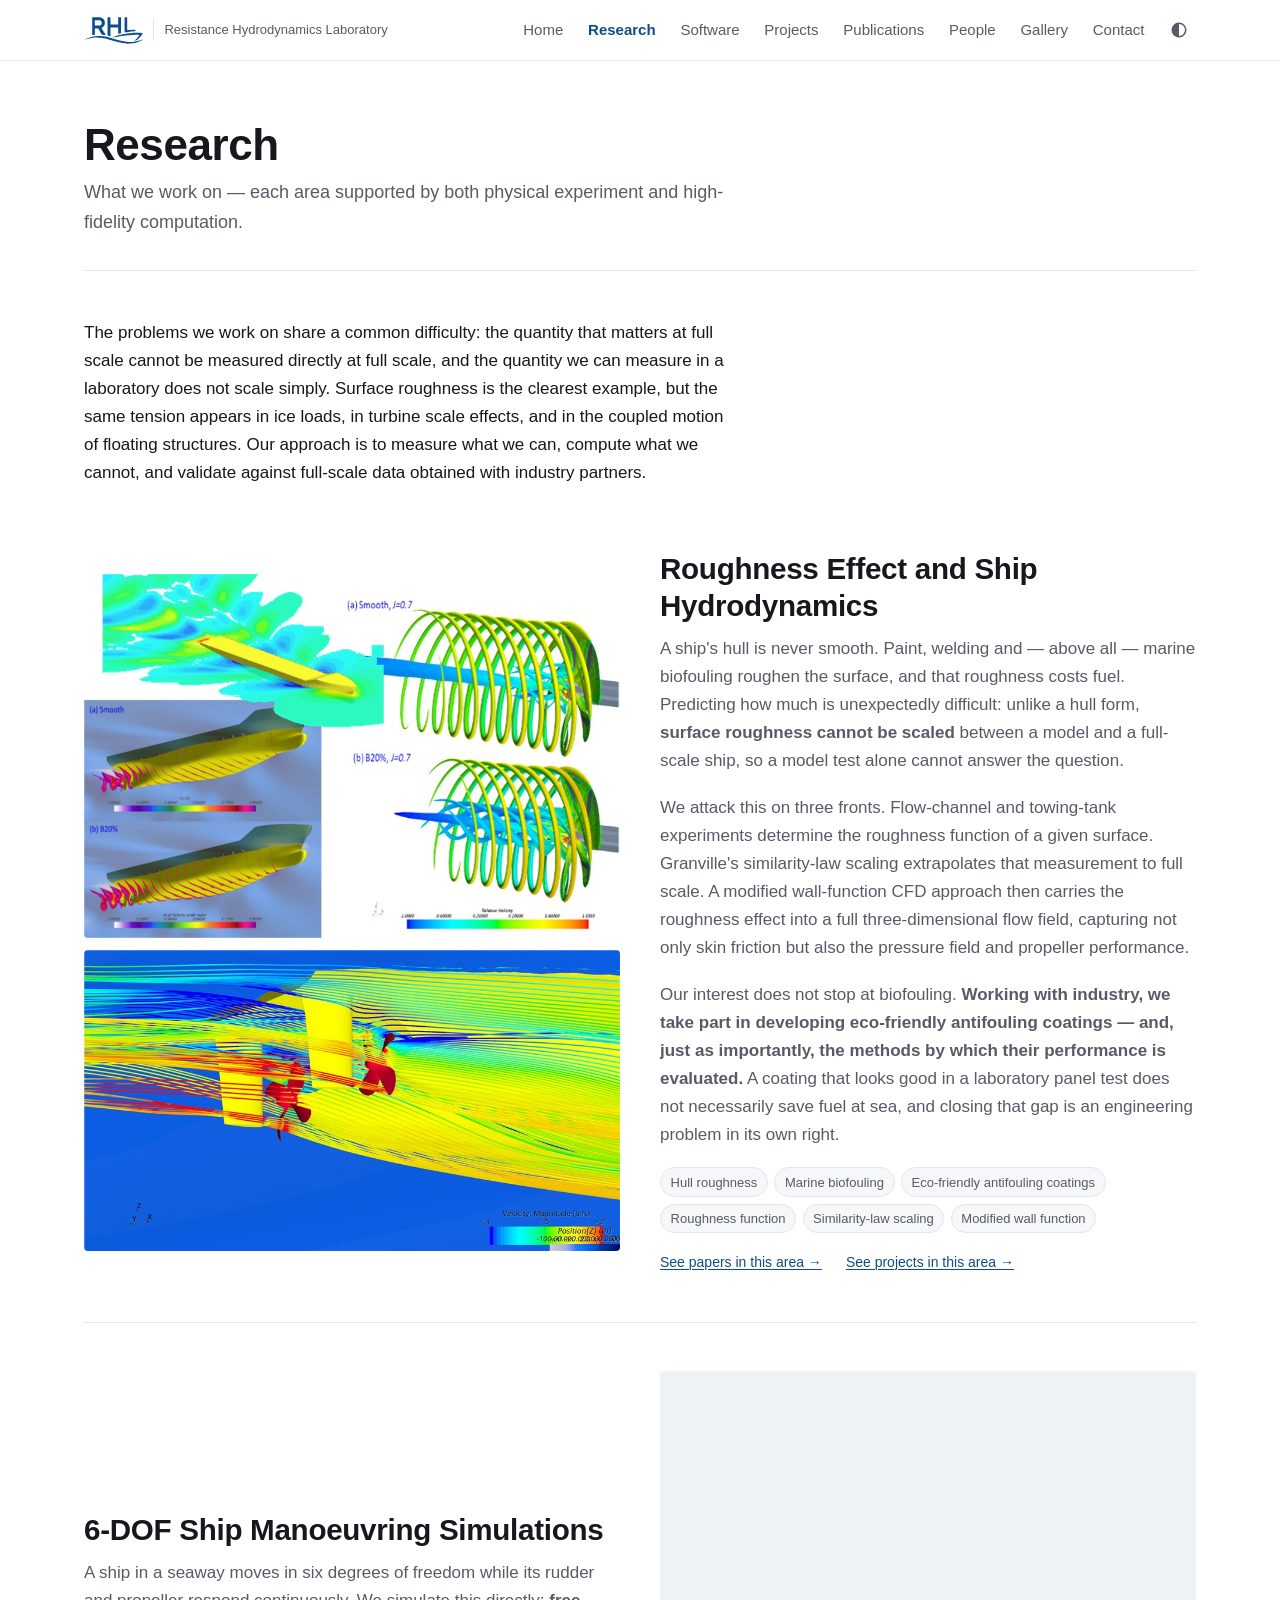
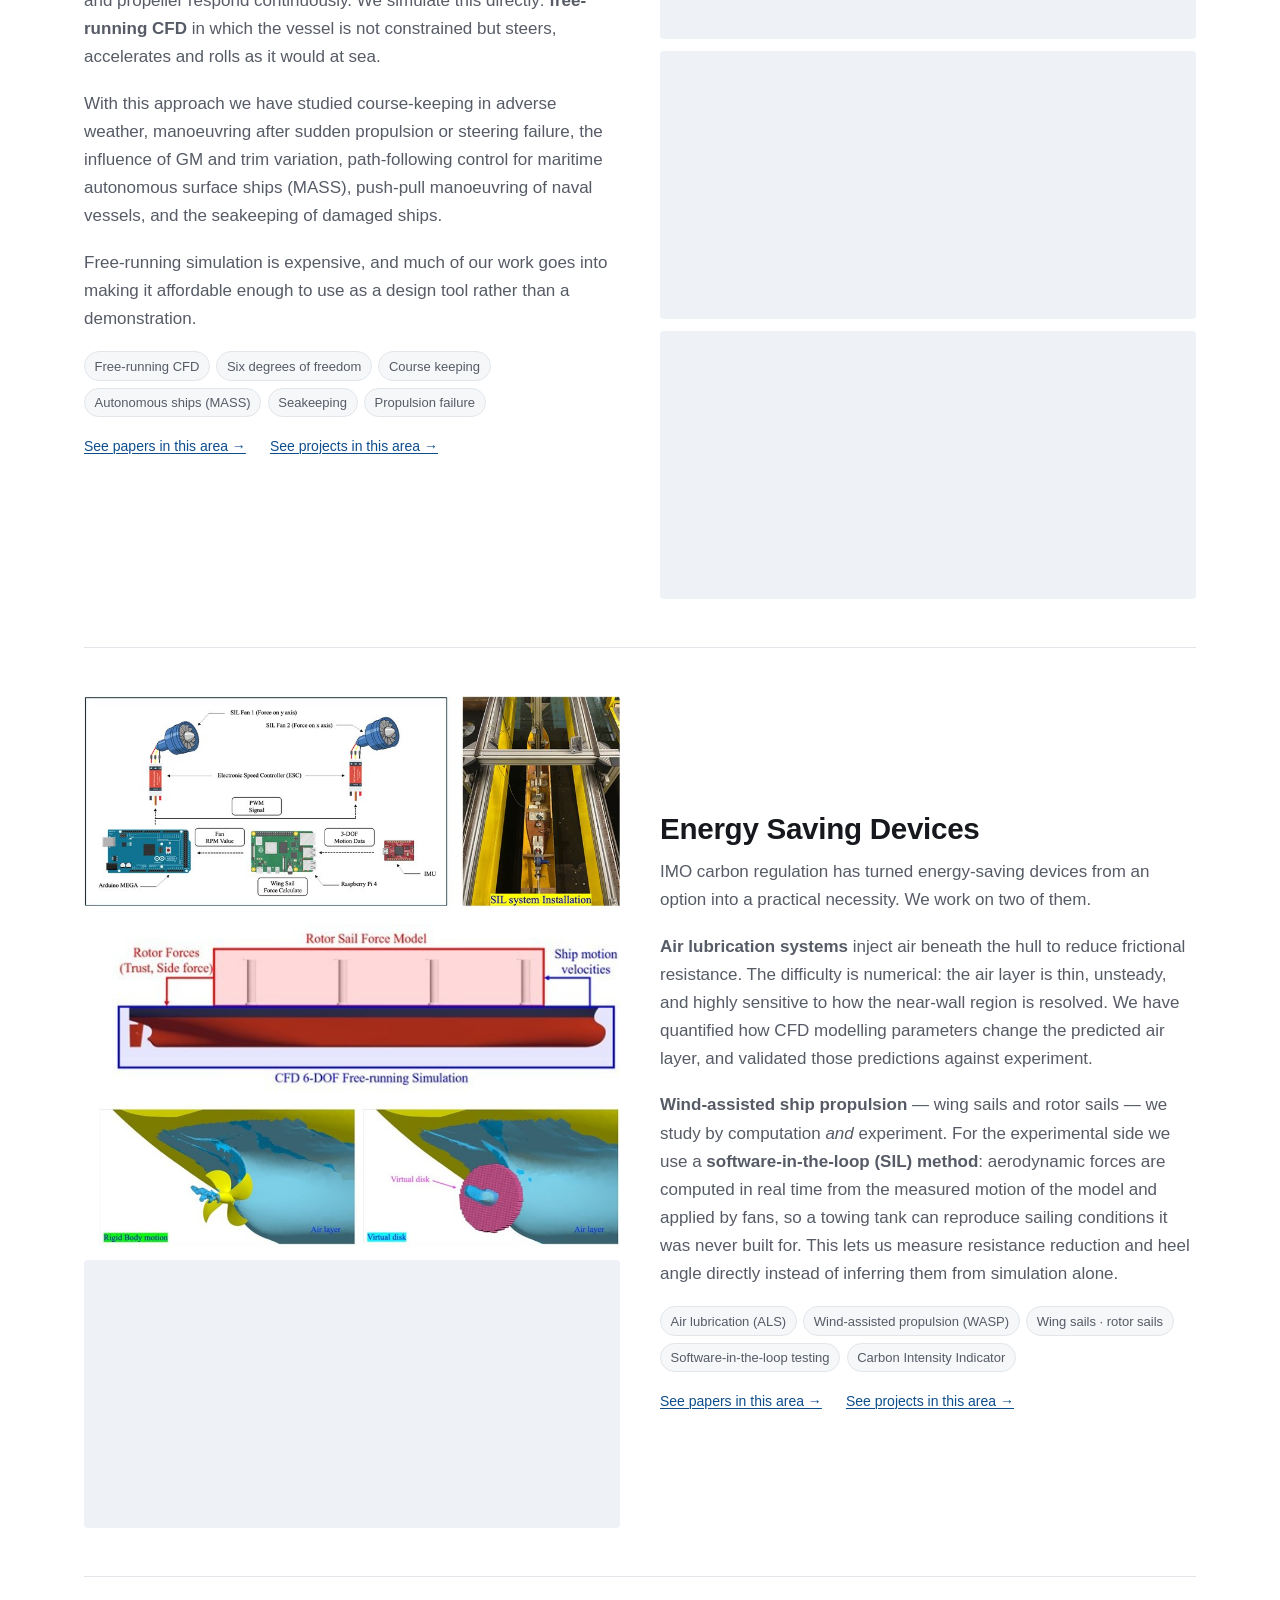
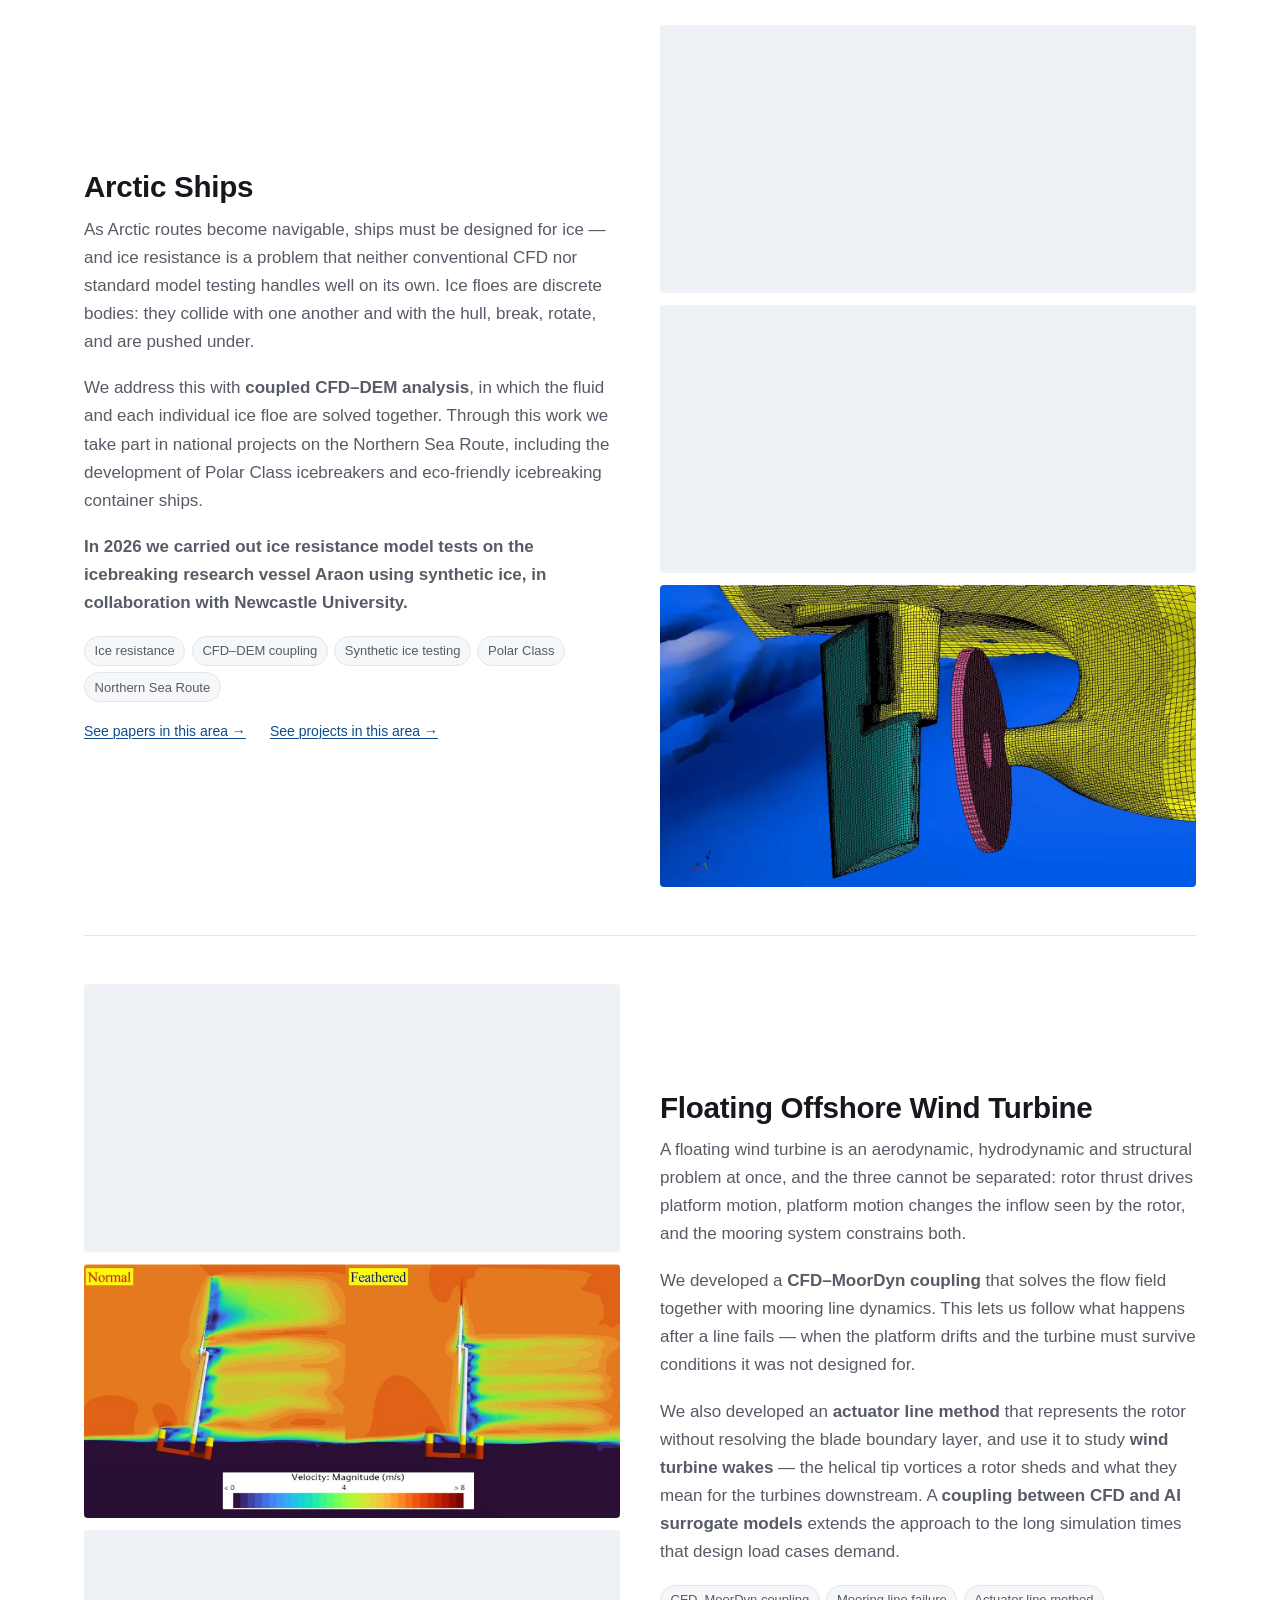
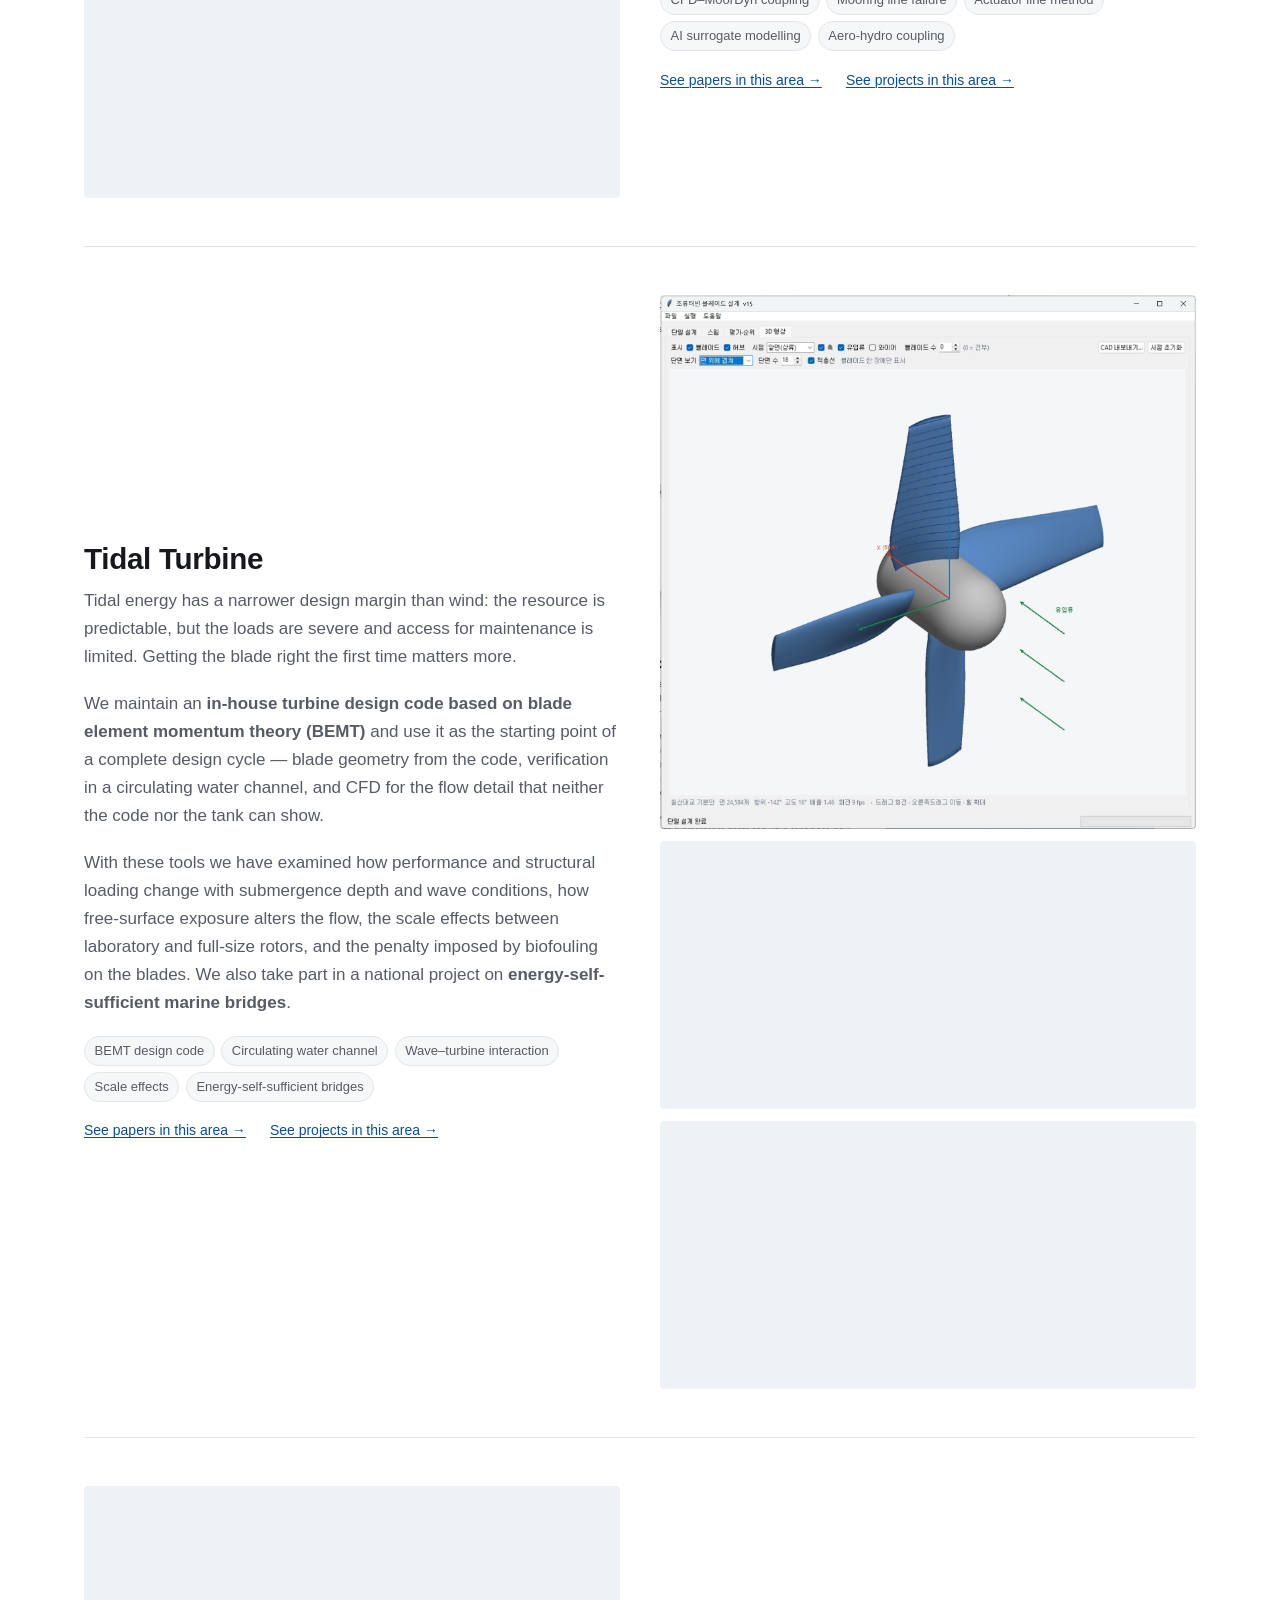
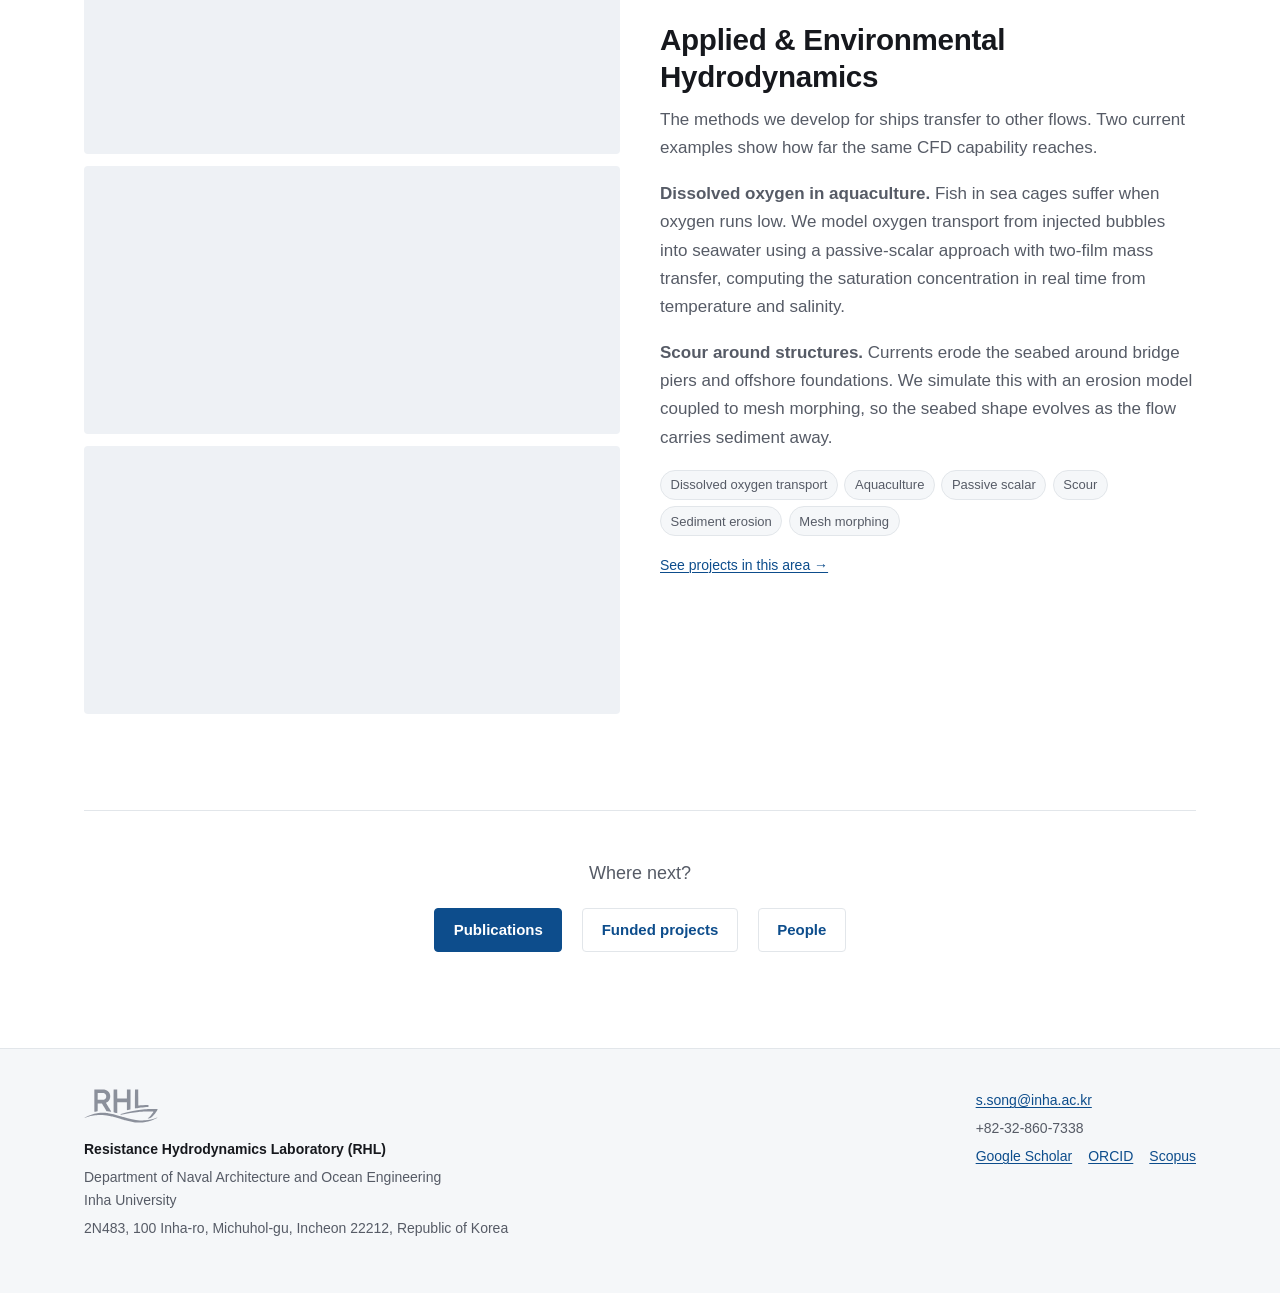
<file: research.html>
<!doctype html>
<html lang="en">
<head>
  <meta charset="utf-8">
  <meta name="viewport" content="width=device-width, initial-scale=1">
  <title>Research — RHL, Inha University</title>
  <meta name="description" content="Roughness effect and ship hydrodynamics, 6-DOF manoeuvring simulation, energy saving devices, Arctic ships, floating offshore wind, tidal turbines, and applied environmental hydrodynamics.">
  <link rel="canonical" href="https://soonseok-song.github.io/research.html">
  <meta property="og:title" content="Research — RHL, Inha University">
  <meta property="og:description" content="Roughness effect and ship hydrodynamics, 6-DOF manoeuvring simulation, energy saving devices, Arctic ships, floating offshore wind, tidal turbines, and applied environmental hydrodynamics.">
  <meta property="og:image" content="https://soonseok-song.github.io/images/hero-poster.jpg">
  <meta property="og:type" content="website">
  <meta property="og:url" content="https://soonseok-song.github.io/research.html">
  <meta name="twitter:card" content="summary_large_image">
  <link rel="icon" href="images/favicon.svg" type="image/svg+xml">
  <link rel="icon" href="images/favicon-32.png" sizes="32x32" type="image/png">
  <link rel="apple-touch-icon" href="images/apple-touch-icon.png">
  <meta name="color-scheme" content="light dark">
  <meta name="theme-color" content="#0d4d8c">
  <script>
    /* 저장해 둔 테마 선택을 화면이 그려지기 전에 적용합니다 (깜빡임 방지) */
    try { var t = localStorage.getItem("theme"); if (t === "light" || t === "dark") { document.documentElement.setAttribute("data-theme", t); } } catch (e) {}
  </script>
  <link rel="stylesheet" href="css/style.css">
</head>
<body data-page="research">

  <header class="site-head">
    <div class="site-head-inner">
      <a class="brand" href="index.html" aria-label="RHL — Resistance Hydrodynamics Laboratory, home">
        <span class="brand-logo" aria-hidden="true"></span>
        <span class="brand-sub">Resistance Hydrodynamics Laboratory</span>
      </a>
      <nav class="site-nav" aria-label="Main">
        <a href="index.html">Home</a>
        <a href="research.html">Research</a>
        <a href="software.html">Software</a>
        <a href="projects.html">Projects</a>
        <a href="publications.html">Publications</a>
        <a href="people.html">People</a>
        <a href="gallery.html">Gallery</a>
        <a href="contact.html">Contact</a>
        <div class="theme-menu" data-theme-menu>
          <button type="button" class="theme-btn" aria-haspopup="menu" aria-expanded="false" aria-label="Colour theme">
            <svg viewBox="0 0 24 24" fill="none" stroke="currentColor" stroke-width="2" aria-hidden="true"><circle cx="12" cy="12" r="9"/><path d="M12 3a9 9 0 0 0 0 18z" fill="currentColor" stroke="none"/></svg>
          </button>
          <div class="theme-list" role="menu" aria-label="Colour theme">
            <button type="button" role="menuitemradio" data-set-theme="system" aria-checked="true">System</button>
            <button type="button" role="menuitemradio" data-set-theme="light" aria-checked="false">Light</button>
            <button type="button" role="menuitemradio" data-set-theme="dark" aria-checked="false">Dark</button>
          </div>
        </div>
      </nav>
    </div>
  </header>

  <div class="wrap">
    <div class="page-head">
      <h1>Research</h1>
      <p class="lede">
        What we work on — each area supported by both physical experiment and
        high-fidelity computation.
      </p>
    </div>

    <div class="prose" style="margin-bottom:1rem">
      <p>
        The problems we work on share a common difficulty: the quantity that matters at
        full scale cannot be measured directly at full scale, and the quantity we can
        measure in a laboratory does not scale simply. Surface roughness is the clearest
        example, but the same tension appears in ice loads, in turbine scale effects, and
        in the coupled motion of floating structures. Our approach is to measure what we
        can, compute what we cannot, and validate against full-scale data obtained with
        industry partners.
      </p>
    </div>

    <!-- ── 1. Roughness Effect and Ship Hydrodynamics ─────────────────── -->
    <section class="scope" id="roughness">
      <div class="scope-media">
        <figure>
          <img src="images/research/roughness-overview.jpg" alt="CFD results for smooth and fouled hull conditions with propeller vortex structures">
        </figure>
        <figure>
          <img src="images/research/s32-propeller-modelling.jpg" alt="Propeller flow field" loading="lazy">
        </figure>
      </div>
      <div class="scope-body">
        <h2>Roughness Effect and Ship Hydrodynamics</h2>
        <p>
          A ship's hull is never smooth. Paint, welding and — above all — marine
          biofouling roughen the surface, and that roughness costs fuel. Predicting how
          much is unexpectedly difficult: unlike a hull form, <strong>surface roughness
          cannot be scaled</strong> between a model and a full-scale ship, so a model
          test alone cannot answer the question.
        </p>
        <p>
          We attack this on three fronts. Flow-channel and towing-tank experiments
          determine the roughness function of a given surface. Granville's
          similarity-law scaling extrapolates that measurement to full scale. A modified
          wall-function CFD approach then carries the roughness effect into a full
          three-dimensional flow field, capturing not only skin friction but also the
          pressure field and propeller performance.
        </p>
        <p>
          Our interest does not stop at biofouling. <strong>Working with industry, we
          take part in developing eco-friendly antifouling coatings — and, just as
          importantly, the methods by which their performance is evaluated.</strong> A
          coating that looks good in a laboratory panel test does not necessarily save
          fuel at sea, and closing that gap is an engineering problem in its own right.
        </p>
        <ul class="scope-keywords">
          <li>Hull roughness</li>
          <li>Marine biofouling</li>
          <li>Eco-friendly antifouling coatings</li>
          <li>Roughness function</li>
          <li>Similarity-law scaling</li>
          <li>Modified wall function</li>
        </ul>
        <!-- BEGIN:papers-roughness --><p class="scope-papers"><a href="publications.html#roughness">See papers in this area &rarr;</a><a href="projects.html#roughness">See projects in this area &rarr;</a></p><!-- END:papers-roughness -->
      </div>
    </section>

    <!-- ── 2. 6-DOF Ship Manoeuvring Simulations ──────────────────────── -->
    <section class="scope" id="manoeuvring">
      <div class="scope-media">
        <figure>
          <video src="videos/manoeuvre-hull-flow.mp4" autoplay muted loop playsinline preload="metadata" aria-label="Streamlines and free-surface field around a manoeuvring hull"></video>
        </figure>
        <figure>
          <video src="videos/s10-media4.mp4" autoplay muted loop playsinline preload="metadata" aria-label="Ship motion simulation"></video>
        </figure>
        <figure>
          <video src="videos/s10-media1.mp4" autoplay muted loop playsinline preload="metadata" aria-label="Ship manoeuvring CFD"></video>
        </figure>
      </div>
      <div class="scope-body">
        <h2>6-DOF Ship Manoeuvring Simulations</h2>
        <p>
          A ship in a seaway moves in six degrees of freedom while its rudder and
          propeller respond continuously. We simulate this directly: <strong>free-running
          CFD</strong> in which the vessel is not constrained but steers, accelerates and
          rolls as it would at sea.
        </p>
        <p>
          With this approach we have studied course-keeping in adverse weather,
          manoeuvring after sudden propulsion or steering failure, the influence of GM and
          trim variation, path-following control for maritime autonomous surface ships
          (MASS), push-pull manoeuvring of naval vessels, and the seakeeping of damaged
          ships.
        </p>
        <p>
          Free-running simulation is expensive, and much of our work goes into making it
          affordable enough to use as a design tool rather than a demonstration.
        </p>
        <ul class="scope-keywords">
          <li>Free-running CFD</li>
          <li>Six degrees of freedom</li>
          <li>Course keeping</li>
          <li>Autonomous ships (MASS)</li>
          <li>Seakeeping</li>
          <li>Propulsion failure</li>
        </ul>
        <!-- BEGIN:papers-manoeuvring --><p class="scope-papers"><a href="publications.html#manoeuvring">See papers in this area &rarr;</a><a href="projects.html#manoeuvring">See projects in this area &rarr;</a></p><!-- END:papers-manoeuvring -->
      </div>
    </section>

    <!-- ── 3. Energy Saving Devices ───────────────────────────────────── -->
    <section class="scope" id="energy">
      <div class="scope-media">
        <figure>
          <img src="images/research/s17-wasp-sil-system.jpg" alt="Software-in-the-loop system for wind-assisted propulsion testing in the towing tank">
        </figure>
        <figure>
          <img src="images/research/wasp-rotor-sail.jpg" alt="Rotor sail force model coupled to free-running CFD" loading="lazy">
        </figure>
        <figure>
          <img src="images/research/als-air-layer.jpg" alt="Air layer behaviour at the stern and air volume flux at the propeller plane" loading="lazy">
        </figure>
        <figure>
          <video src="videos/als-air-layer.mp4" autoplay muted loop playsinline preload="metadata" aria-label="Air layer forming along the hull bottom in an air lubrication simulation"></video>
        </figure>
      </div>
      <div class="scope-body">
        <h2>Energy Saving Devices</h2>
        <p>
          IMO carbon regulation has turned energy-saving devices from an option into a
          practical necessity. We work on two of them.
        </p>
        <p>
          <strong>Air lubrication systems</strong> inject air beneath the hull to reduce
          frictional resistance. The difficulty is numerical: the air layer is thin,
          unsteady, and highly sensitive to how the near-wall region is resolved. We have
          quantified how CFD modelling parameters change the predicted air layer, and
          validated those predictions against experiment.
        </p>
        <p>
          <strong>Wind-assisted ship propulsion</strong> — wing sails and rotor sails — we
          study by computation <em>and</em> experiment. For the experimental side we use a
          <strong>software-in-the-loop (SIL) method</strong>: aerodynamic forces are
          computed in real time from the measured motion of the model and applied by fans,
          so a towing tank can reproduce sailing conditions it was never built for. This
          lets us measure resistance reduction and heel angle directly instead of
          inferring them from simulation alone.
        </p>
        <ul class="scope-keywords">
          <li>Air lubrication (ALS)</li>
          <li>Wind-assisted propulsion (WASP)</li>
          <li>Wing sails &middot; rotor sails</li>
          <li>Software-in-the-loop testing</li>
          <li>Carbon Intensity Indicator</li>
        </ul>
        <!-- BEGIN:papers-energy --><p class="scope-papers"><a href="publications.html#energy">See papers in this area &rarr;</a><a href="projects.html#energy">See projects in this area &rarr;</a></p><!-- END:papers-energy -->
      </div>
    </section>

    <!-- ── 4. Arctic Ships ────────────────────────────────────────────── -->
    <section class="scope" id="arctic">
      <div class="scope-media">
        <figure>
          <video src="videos/ice-breaking-persp.mp4" autoplay muted loop playsinline preload="metadata" aria-label="Ship breaking through level ice, perspective view"></video>
        </figure>
        <figure>
          <video src="videos/ice-breaking-plan.mp4" autoplay muted loop playsinline preload="metadata" aria-label="Broken ice channel behind an advancing ship, plan view"></video>
        </figure>
        <figure>
          <video src="videos/s24-ice-resistance-test-b.mp4" autoplay muted loop playsinline preload="metadata" poster="images/hero-poster.jpg" aria-label="Ice resistance model test"></video>
        </figure>
      </div>
      <div class="scope-body">
        <h2>Arctic Ships</h2>
        <p>
          As Arctic routes become navigable, ships must be designed for ice — and ice
          resistance is a problem that neither conventional CFD nor standard model testing
          handles well on its own. Ice floes are discrete bodies: they collide with one
          another and with the hull, break, rotate, and are pushed under.
        </p>
        <p>
          We address this with <strong>coupled CFD&ndash;DEM analysis</strong>, in which
          the fluid and each individual ice floe are solved together. Through this work we
          take part in national projects on the Northern Sea Route, including the
          development of Polar Class icebreakers and eco-friendly icebreaking container
          ships.
        </p>
        <p>
          <strong>In 2026 we carried out ice resistance model tests on the icebreaking
          research vessel Araon using synthetic ice, in collaboration with Newcastle
          University.</strong>
        </p>
        <ul class="scope-keywords">
          <li>Ice resistance</li>
          <li>CFD&ndash;DEM coupling</li>
          <li>Synthetic ice testing</li>
          <li>Polar Class</li>
          <li>Northern Sea Route</li>
        </ul>
        <!-- BEGIN:papers-arctic --><p class="scope-papers"><a href="publications.html#arctic">See papers in this area &rarr;</a><a href="projects.html#arctic">See projects in this area &rarr;</a></p><!-- END:papers-arctic -->
      </div>
    </section>

    <!-- ── 5. Floating Offshore Wind Turbine ──────────────────────────── -->
    <section class="scope" id="fowt">
      <div class="scope-media">
        <figure>
          <video src="videos/alm-wake-les.mp4" autoplay muted loop playsinline preload="metadata" aria-label="Wind turbine wake computed with our actuator line method: vortical structures developing and breaking down downstream of the rotor"></video>
        </figure>
        <figure>
          <img src="images/research/fowt-velocity.jpg" alt="Velocity field around a floating offshore wind turbine" loading="lazy">
        </figure>
        <figure>
          <video src="videos/s11-media6.mp4" autoplay muted loop playsinline preload="metadata" aria-label="Floating offshore wind turbine simulation"></video>
        </figure>
      </div>
      <div class="scope-body">
        <h2>Floating Offshore Wind Turbine</h2>
        <p>
          A floating wind turbine is an aerodynamic, hydrodynamic and structural problem
          at once, and the three cannot be separated: rotor thrust drives platform motion,
          platform motion changes the inflow seen by the rotor, and the mooring system
          constrains both.
        </p>
        <p>
          We developed a <strong>CFD&ndash;MoorDyn coupling</strong> that solves the flow
          field together with mooring line dynamics. This lets us follow what happens
          after a line fails — when the platform drifts and the turbine must survive
          conditions it was not designed for.
        </p>
        <p>
          We also developed an <strong>actuator line method</strong> that represents the
          rotor without resolving the blade boundary layer, and use it to study
          <strong>wind turbine wakes</strong> — the helical tip vortices a rotor sheds
          and what they mean for the turbines downstream. A <strong>coupling between CFD
          and AI surrogate models</strong> extends the approach to the long simulation
          times that design load cases demand.
        </p>
        <ul class="scope-keywords">
          <li>CFD&ndash;MoorDyn coupling</li>
          <li>Mooring line failure</li>
          <li>Actuator line method</li>
          <li>AI surrogate modelling</li>
          <li>Aero-hydro coupling</li>
        </ul>
        <!-- BEGIN:papers-fowt --><p class="scope-papers"><a href="publications.html#fowt">See papers in this area &rarr;</a><a href="projects.html#fowt">See projects in this area &rarr;</a></p><!-- END:papers-fowt -->
      </div>
    </section>

    <!-- ── 6. Tidal Turbine ───────────────────────────────────────────── -->
    <section class="scope" id="tidal">
      <div class="scope-media">
        <figure>
          <img src="images/research/tidal-bemt-rotor.jpg" alt="Tidal turbine rotor geometry from our in-house BEMT design code">
        </figure>
        <figure>
          <video src="videos/s31-tidal-wave-a.mp4" autoplay muted loop playsinline preload="metadata" aria-label="Tidal turbine under wave loading"></video>
        </figure>
        <figure>
          <video src="videos/s11-media5.mp4" autoplay muted loop playsinline preload="metadata" aria-label="Tidal turbine simulation"></video>
        </figure>
      </div>
      <div class="scope-body">
        <h2>Tidal Turbine</h2>
        <p>
          Tidal energy has a narrower design margin than wind: the resource is predictable,
          but the loads are severe and access for maintenance is limited. Getting the blade
          right the first time matters more.
        </p>
        <p>
          We maintain an <strong>in-house turbine design code based on blade element
          momentum theory (BEMT)</strong> and use it as the starting point of a complete
          design cycle — blade geometry from the code, verification in a circulating water
          channel, and CFD for the flow detail that neither the code nor the tank can show.
        </p>
        <p>
          With these tools we have examined how performance and structural loading change
          with submergence depth and wave conditions, how free-surface exposure alters the
          flow, the scale effects between laboratory and full-size rotors, and the penalty
          imposed by biofouling on the blades. We also take part in a national project on
          <strong>energy-self-sufficient marine bridges</strong>.
        </p>
        <ul class="scope-keywords">
          <li>BEMT design code</li>
          <li>Circulating water channel</li>
          <li>Wave&ndash;turbine interaction</li>
          <li>Scale effects</li>
          <li>Energy-self-sufficient bridges</li>
        </ul>
        <!-- BEGIN:papers-tidal --><p class="scope-papers"><a href="publications.html#tidal">See papers in this area &rarr;</a><a href="projects.html#tidal">See projects in this area &rarr;</a></p><!-- END:papers-tidal -->
      </div>
    </section>

    <!-- ── 7. Applied & Environmental Hydrodynamics ───────────────────── -->
    <section class="scope" id="environmental">
      <div class="scope-media">
        <figure>
          <video src="videos/do-plume.mp4" autoplay muted loop playsinline preload="metadata" aria-label="Dissolved oxygen plume flowing through a row of fish cages, section view with concentration scale"></video>
        </figure>
        <figure>
          <video src="videos/do-cage-farm.mp4" autoplay muted loop playsinline preload="metadata" aria-label="Dissolved oxygen plumes spreading through an array of fish cages"></video>
        </figure>
        <figure>
          <video src="videos/scour-streamlines.mp4" autoplay muted loop playsinline preload="metadata" aria-label="Streamlines and scour development around a cylindrical pier"></video>
        </figure>
      </div>
      <div class="scope-body">
        <h2>Applied &amp; Environmental Hydrodynamics</h2>
        <p>
          The methods we develop for ships transfer to other flows. Two current examples
          show how far the same CFD capability reaches.
        </p>
        <p>
          <strong>Dissolved oxygen in aquaculture.</strong> Fish in sea cages suffer when
          oxygen runs low. We model oxygen transport from injected bubbles into seawater
          using a passive-scalar approach with two-film mass transfer, computing the
          saturation concentration in real time from temperature and salinity.
        </p>
        <p>
          <strong>Scour around structures.</strong> Currents erode the seabed around
          bridge piers and offshore foundations. We simulate this with an erosion model
          coupled to mesh morphing, so the seabed shape evolves as the flow carries
          sediment away.
        </p>
        <ul class="scope-keywords">
          <li>Dissolved oxygen transport</li>
          <li>Aquaculture</li>
          <li>Passive scalar</li>
          <li>Scour</li>
          <li>Sediment erosion</li>
          <li>Mesh morphing</li>
        </ul>
        <!-- BEGIN:papers-environmental --><p class="scope-papers"><a href="projects.html#environmental">See projects in this area &rarr;</a></p><!-- END:papers-environmental -->
      </div>
    </section>

    <hr>

    <div class="prose-center center" style="padding-bottom:2rem">
      <p class="lede">Where next?</p>
      <p class="link-row" style="justify-content:center">
        <a class="btn" href="publications.html">Publications</a>
        <a class="btn btn-ghost" href="projects.html">Funded projects</a>
        <a class="btn btn-ghost" href="people.html">People</a>
      </p>
    </div>

  </div>

  <footer class="site-foot">
    <div class="site-foot-inner">
      <div>
        <span class="foot-logo" aria-hidden="true"></span>
        <p><strong>Resistance Hydrodynamics Laboratory (RHL)</strong></p>
        <p>Department of Naval Architecture and Ocean Engineering<br>Inha University</p>
        <p>2N483, 100 Inha-ro, Michuhol-gu, Incheon 22212, Republic of Korea</p>
      </div>
      <div>
        <p><a href="mailto:s.song@inha.ac.kr">s.song@inha.ac.kr</a></p>
        <p>+82-32-860-7338</p>
        <p class="foot-links">
          <a href="https://scholar.google.com/citations?user=Z9rNtg8AAAAJ&amp;hl=en" rel="noopener">Google Scholar</a>
          <a href="https://orcid.org/0000-0002-7685-1026" rel="noopener">ORCID</a>
          <a href="https://www.scopus.com/authid/detail.uri?authorId=57205880533" rel="noopener">Scopus</a>
        </p>
      </div>
    </div>
  </footer>

  <script src="js/site.js"></script>
</body>
</html>
</file>
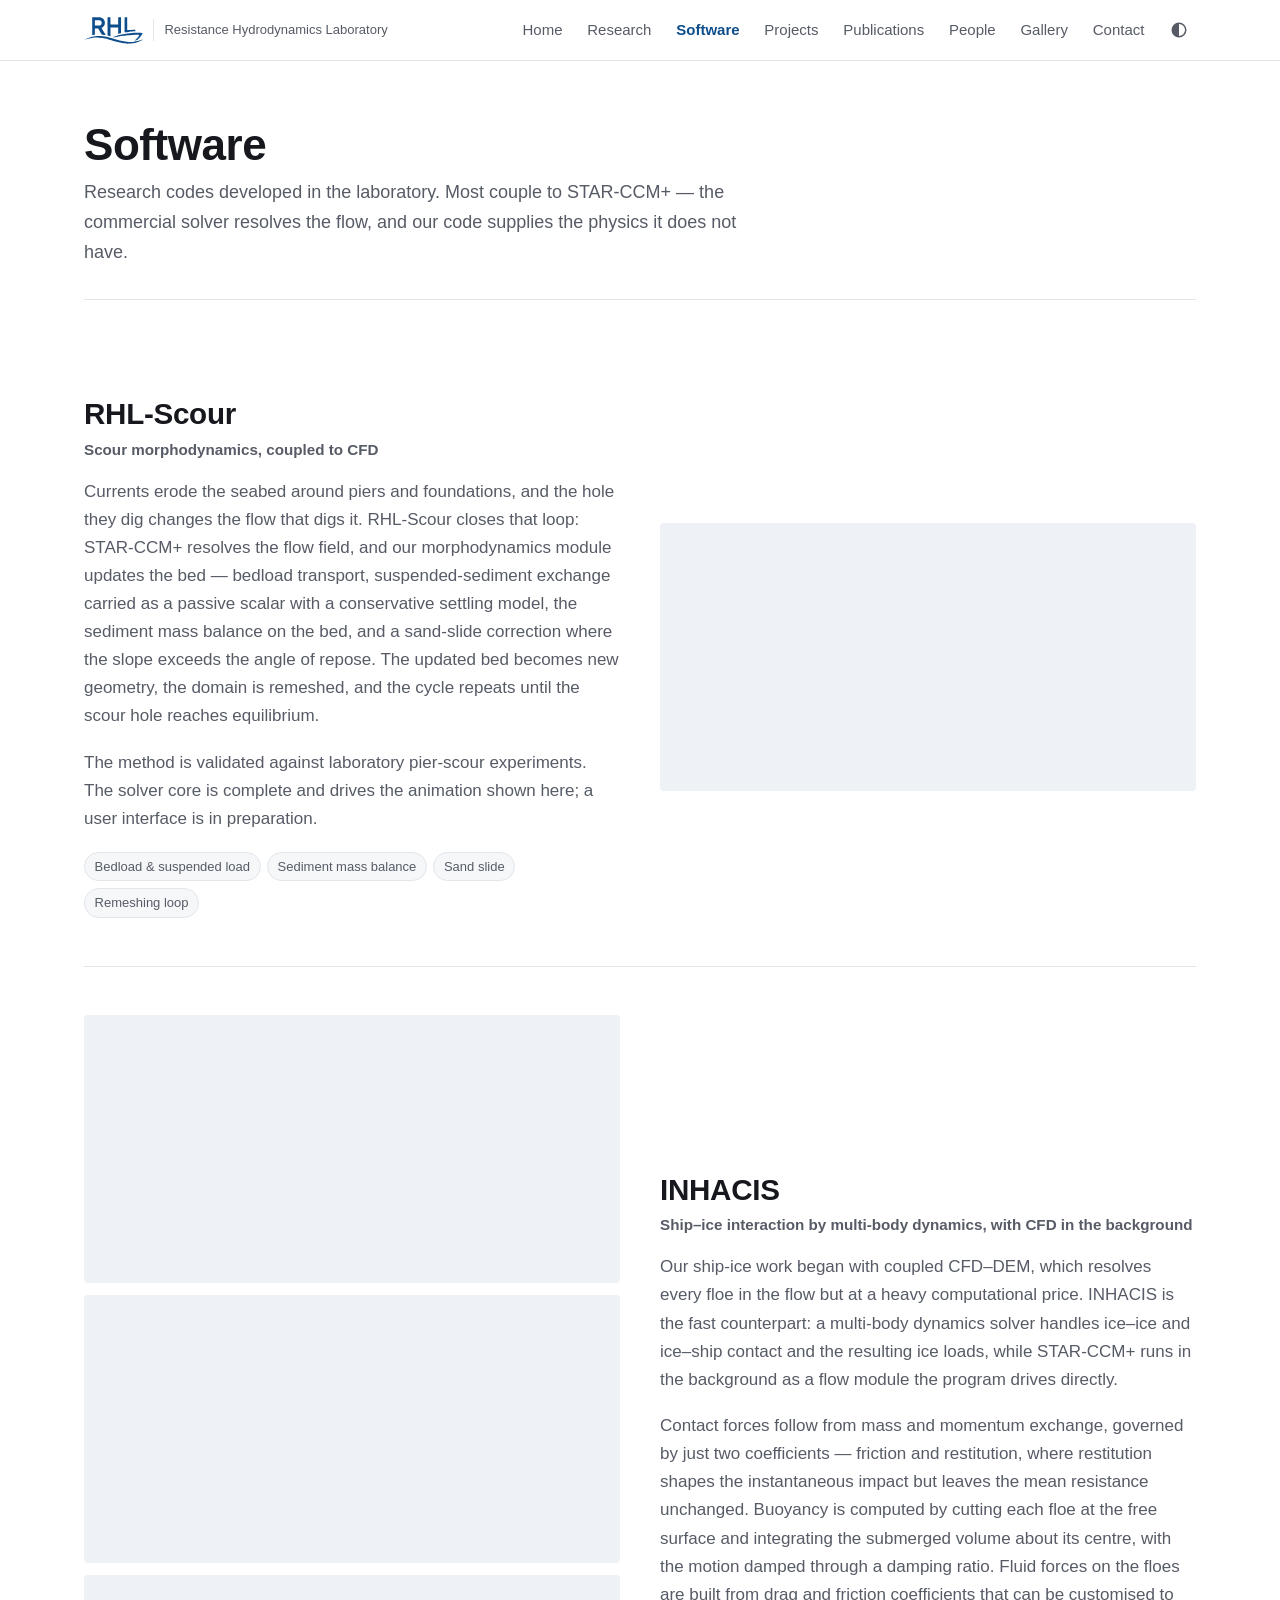
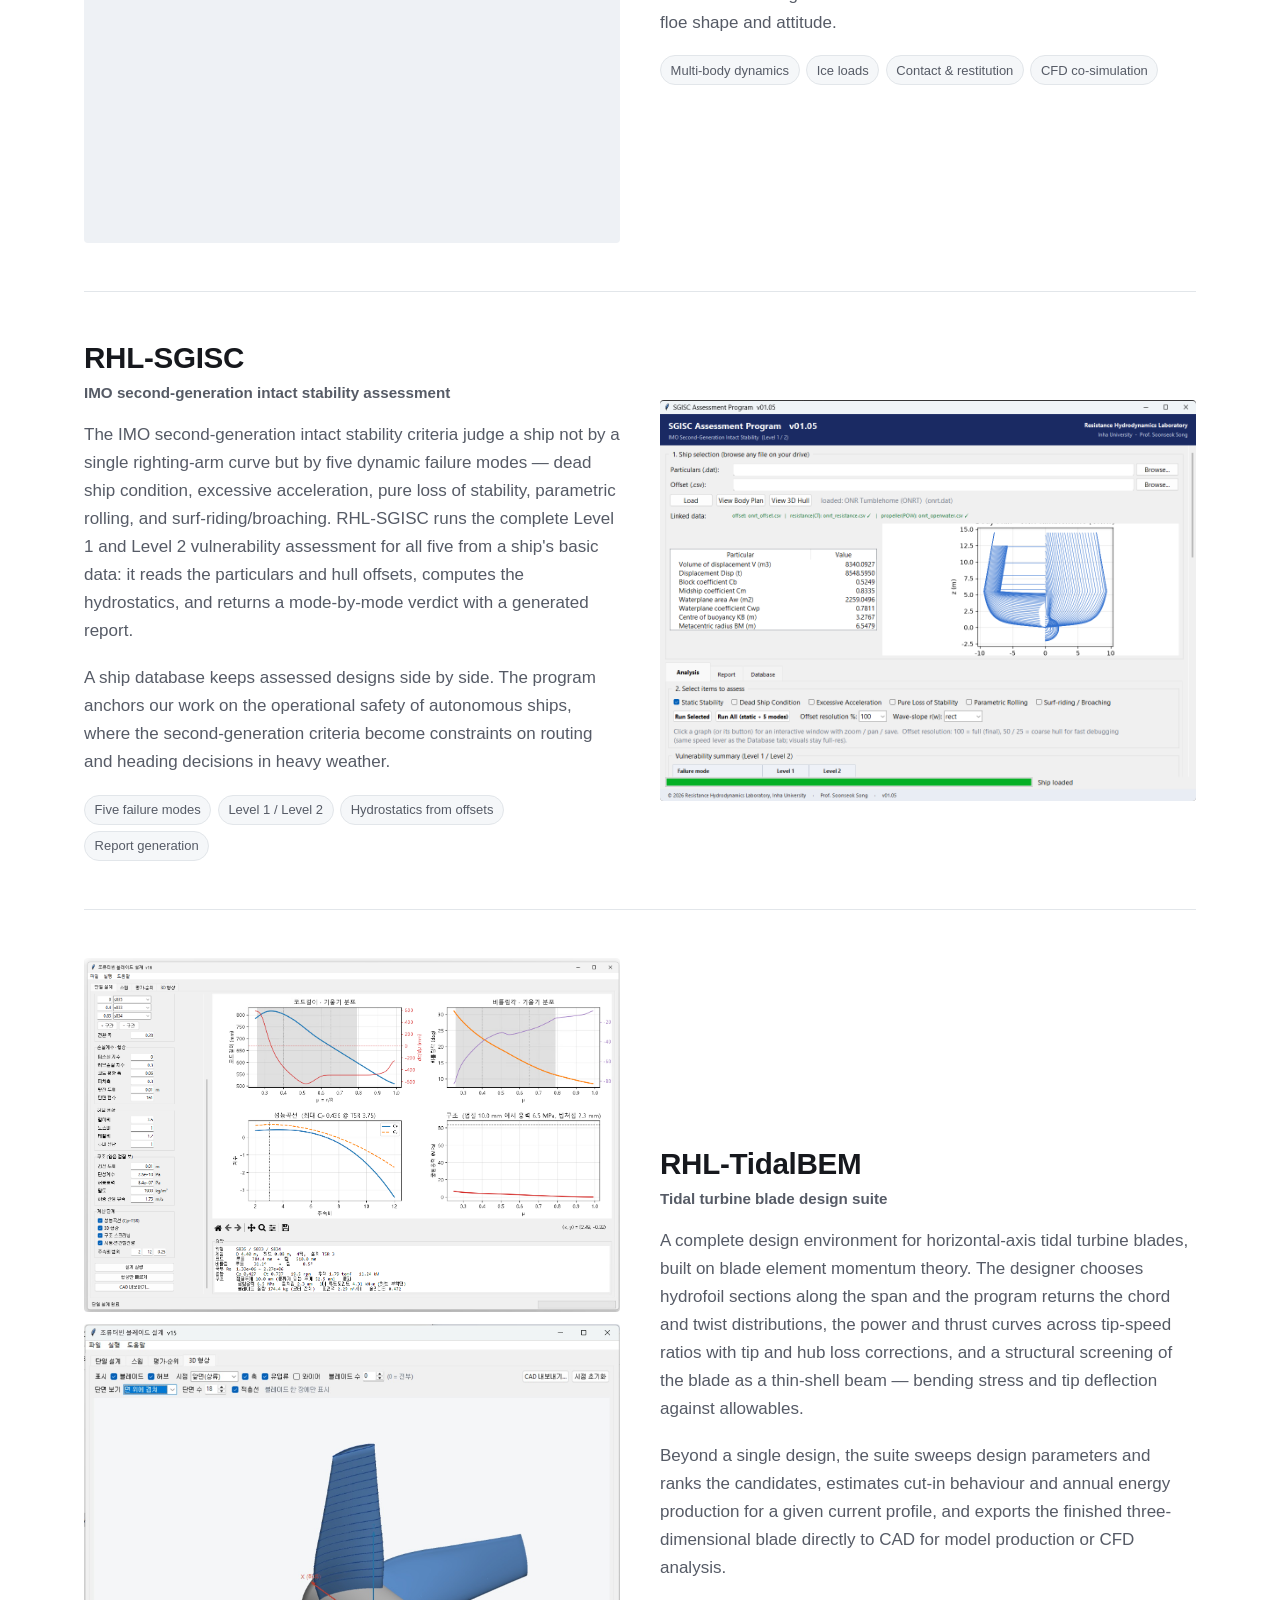
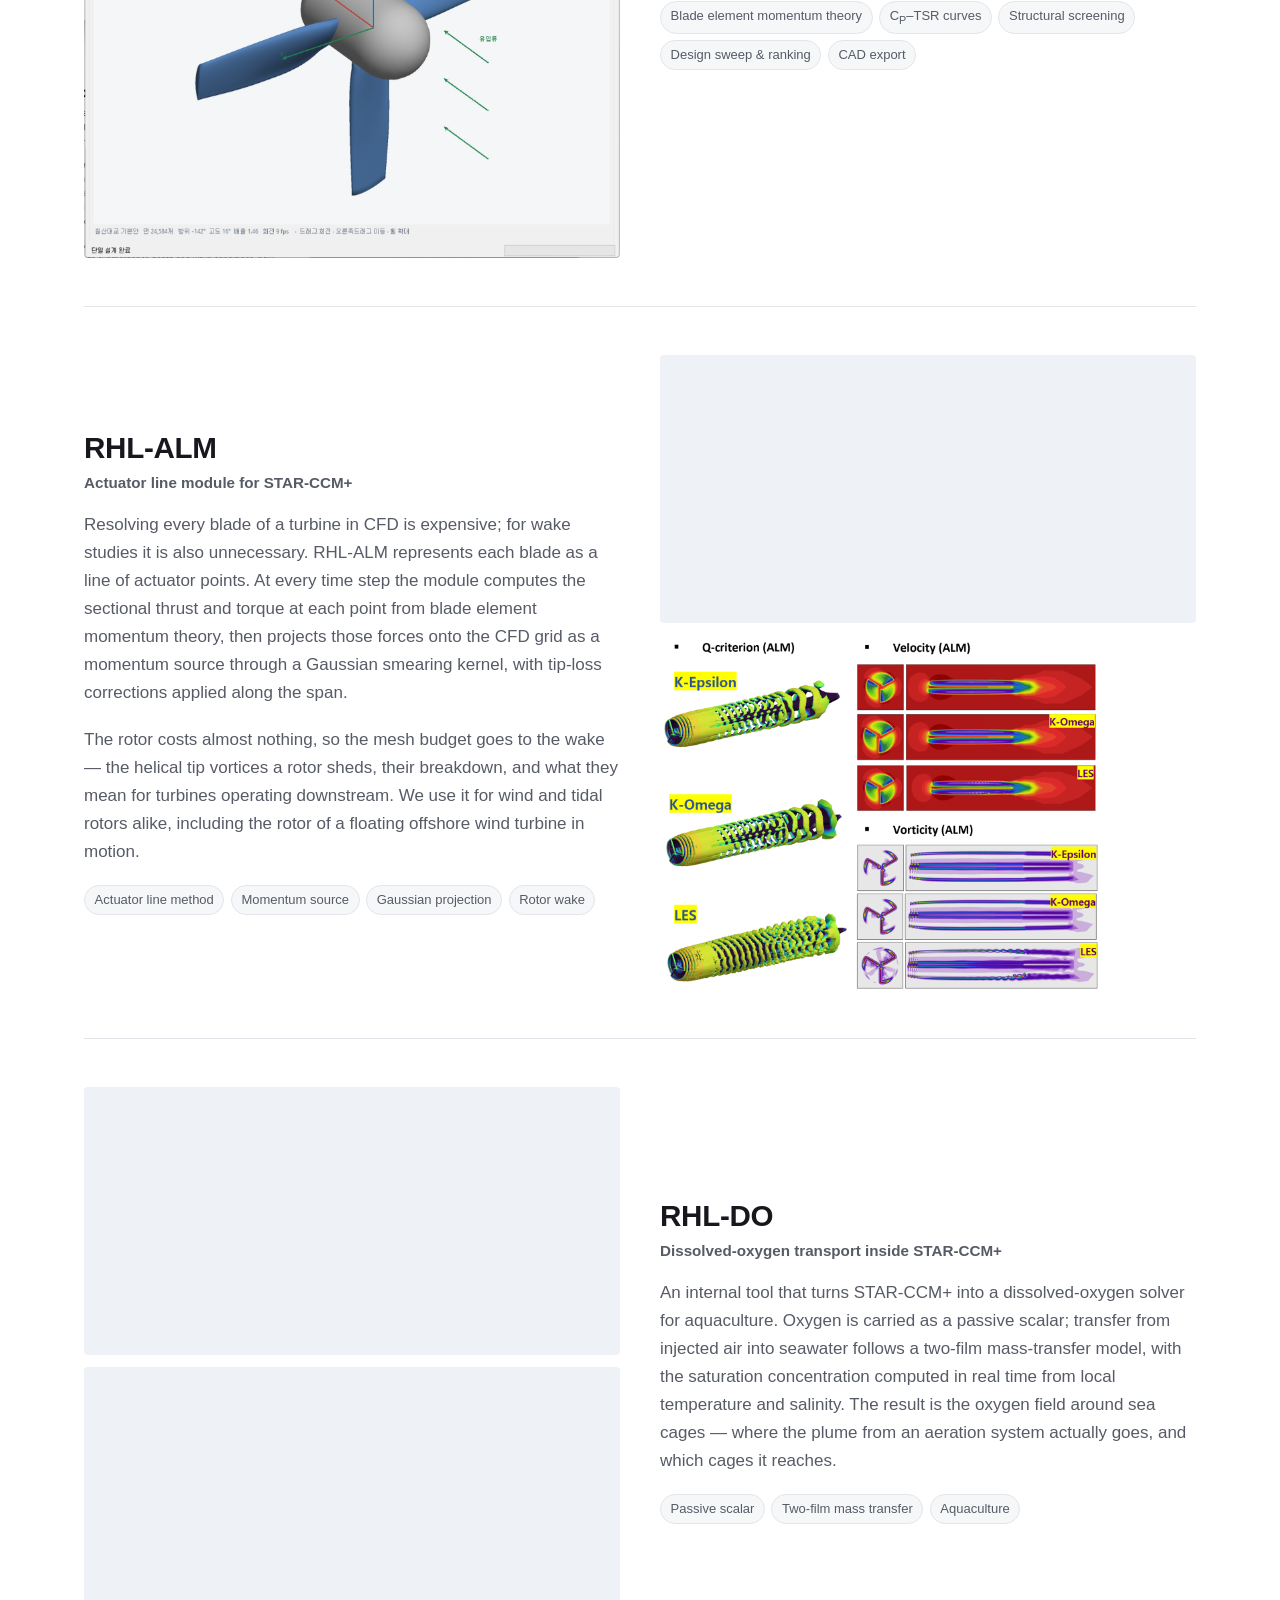
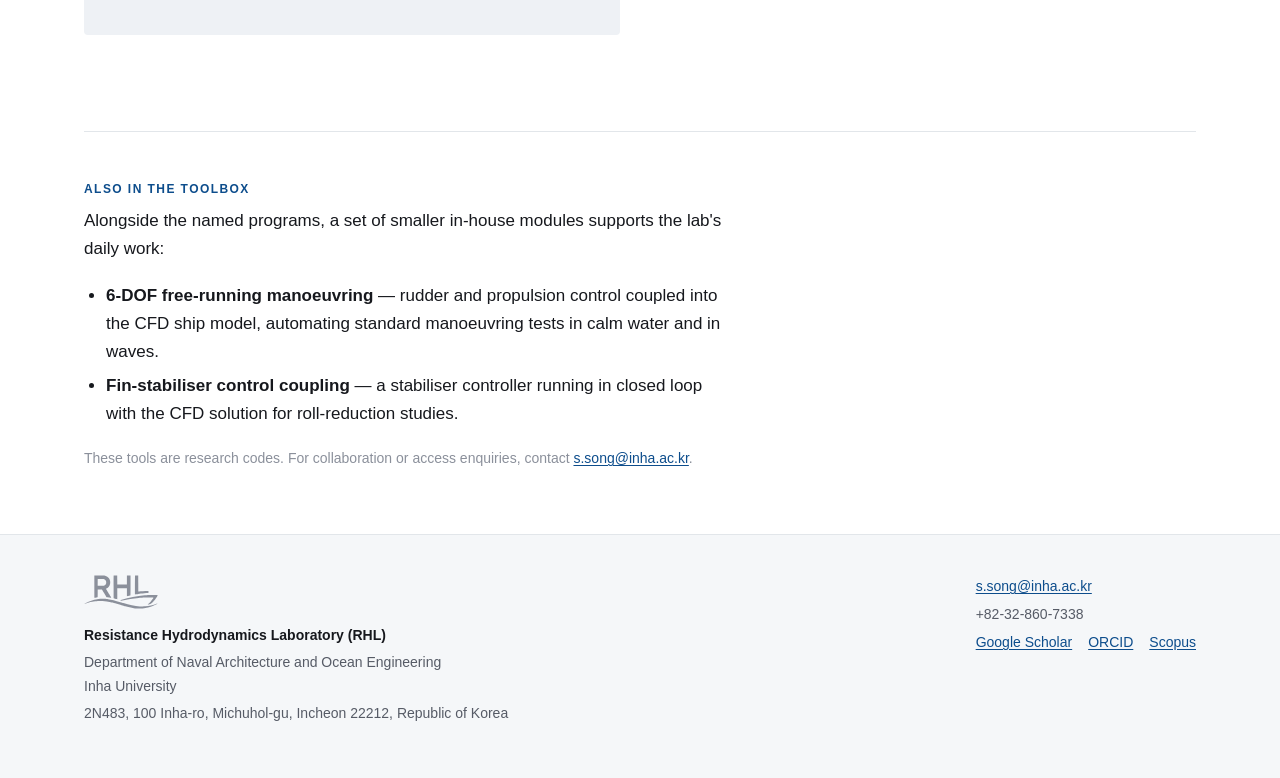
<file: software.html>
<!doctype html>
<html lang="en">
<head>
  <meta charset="utf-8">
  <meta name="viewport" content="width=device-width, initial-scale=1">
  <title>Software — RHL, Inha University</title>
  <meta name="description" content="Research software developed at the Resistance Hydrodynamics Laboratory: scour morphodynamics, ship-ice interaction, tidal turbine design, actuator line modelling and dissolved-oxygen transport.">
  <link rel="canonical" href="https://soonseok-song.github.io/software.html">
  <meta property="og:title" content="Software — RHL, Inha University">
  <meta property="og:description" content="Research software developed at the Resistance Hydrodynamics Laboratory: scour morphodynamics, ship-ice interaction, tidal turbine design, actuator line modelling and dissolved-oxygen transport.">
  <meta property="og:image" content="https://soonseok-song.github.io/images/hero-poster.jpg">
  <meta property="og:type" content="website">
  <meta property="og:url" content="https://soonseok-song.github.io/software.html">
  <meta name="twitter:card" content="summary_large_image">
  <link rel="icon" href="images/favicon.svg" type="image/svg+xml">
  <link rel="icon" href="images/favicon-32.png" sizes="32x32" type="image/png">
  <link rel="apple-touch-icon" href="images/apple-touch-icon.png">
  <meta name="color-scheme" content="light dark">
  <meta name="theme-color" content="#0d4d8c">
  <script>
    /* 저장해 둔 테마 선택을 화면이 그려지기 전에 적용합니다 (깜빡임 방지) */
    try { var t = localStorage.getItem("theme"); if (t === "light" || t === "dark") { document.documentElement.setAttribute("data-theme", t); } } catch (e) {}
  </script>
  <link rel="stylesheet" href="css/style.css">
</head>
<body data-page="software">

  <header class="site-head">
    <div class="site-head-inner">
      <a class="brand" href="index.html" aria-label="RHL — Resistance Hydrodynamics Laboratory, home">
        <span class="brand-logo" aria-hidden="true"></span>
        <span class="brand-sub">Resistance Hydrodynamics Laboratory</span>
      </a>
      <nav class="site-nav" aria-label="Main">
        <a href="index.html">Home</a>
        <a href="research.html">Research</a>
        <a href="software.html">Software</a>
        <a href="projects.html">Projects</a>
        <a href="publications.html">Publications</a>
        <a href="people.html">People</a>
        <a href="gallery.html">Gallery</a>
        <a href="contact.html">Contact</a>
        <div class="theme-menu" data-theme-menu>
          <button type="button" class="theme-btn" aria-haspopup="menu" aria-expanded="false" aria-label="Colour theme">
            <svg viewBox="0 0 24 24" fill="none" stroke="currentColor" stroke-width="2" aria-hidden="true"><circle cx="12" cy="12" r="9"/><path d="M12 3a9 9 0 0 0 0 18z" fill="currentColor" stroke="none"/></svg>
          </button>
          <div class="theme-list" role="menu" aria-label="Colour theme">
            <button type="button" role="menuitemradio" data-set-theme="system" aria-checked="true">System</button>
            <button type="button" role="menuitemradio" data-set-theme="light" aria-checked="false">Light</button>
            <button type="button" role="menuitemradio" data-set-theme="dark" aria-checked="false">Dark</button>
          </div>
        </div>
      </nav>
    </div>
  </header>

  <div class="wrap">
    <div class="page-head">
      <h1>Software</h1>
      <p class="lede">
        Research codes developed in the laboratory. Most couple to STAR-CCM+ —
        the commercial solver resolves the flow, and our code supplies the physics
        it does not have.
      </p>
    </div>

    <!-- ── RHL-Scour ──────────────────────────────────────────────────────── -->
    <section class="scope" id="scour">
      <div class="scope-media">
        <figure>
          <video src="videos/scour-streamlines.mp4" autoplay muted loop playsinline preload="metadata" aria-label="Streamlines and scour development around a cylindrical pier, computed with RHL-Scour"></video>
        </figure>
      </div>
      <div class="scope-body">
        <h2>RHL-Scour</h2>
        <p class="scope-sub">Scour morphodynamics, coupled to CFD</p>
        <p>
          Currents erode the seabed around piers and foundations, and the hole they
          dig changes the flow that digs it. RHL-Scour closes that loop: STAR-CCM+
          resolves the flow field, and our morphodynamics module updates the bed —
          bedload transport, suspended-sediment exchange carried as a passive scalar
          with a conservative settling model, the sediment mass balance on the bed,
          and a sand-slide correction where the slope exceeds the angle of repose.
          The updated bed becomes new geometry, the domain is remeshed, and the cycle
          repeats until the scour hole reaches equilibrium.
        </p>
        <p>
          The method is validated against laboratory pier-scour experiments. The
          solver core is complete and drives the animation shown here; a user
          interface is in preparation.
        </p>
        <ul class="scope-keywords">
          <li>Bedload &amp; suspended load</li>
          <li>Sediment mass balance</li>
          <li>Sand slide</li>
          <li>Remeshing loop</li>
        </ul>
      </div>
    </section>

    <!-- ── INHACIS ────────────────────────────────────────────────────────── -->
    <section class="scope" id="ice">
      <div class="scope-media">
        <figure>
          <video src="videos/ice-mbd.mp4" autoplay muted loop playsinline preload="metadata" aria-label="INHACIS in use: the simulator computing hull ice resistance for the icebreaker Araon, with the instantaneous and averaged ice load plotted live"></video>
        </figure>
        <figure>
          <video src="videos/ice-breaking-persp.mp4" autoplay muted loop playsinline preload="metadata" aria-label="INHACIS simulation of a ship breaking through level ice, perspective view"></video>
        </figure>
        <figure>
          <video src="videos/ice-breaking-plan.mp4" autoplay muted loop playsinline preload="metadata" aria-label="Broken ice channel behind an advancing ship computed with INHACIS, plan view"></video>
        </figure>
      </div>
      <div class="scope-body">
        <h2>INHACIS</h2>
        <p class="scope-sub">Ship–ice interaction by multi-body dynamics, with CFD in the background</p>
        <p>
          Our ship-ice work began with coupled CFD–DEM, which resolves every floe in
          the flow but at a heavy computational price. INHACIS is the fast
          counterpart: a multi-body dynamics solver handles ice–ice and ice–ship
          contact and the resulting ice loads, while STAR-CCM+ runs in the
          background as a flow module the program drives directly.
        </p>
        <p>
          Contact forces follow from mass and momentum exchange, governed by just two
          coefficients — friction and restitution, where restitution shapes the
          instantaneous impact but leaves the mean resistance unchanged. Buoyancy is
          computed by cutting each floe at the free surface and integrating the
          submerged volume about its centre, with the motion damped through a
          damping ratio. Fluid forces on the floes are built from drag and friction
          coefficients that can be customised to floe shape and attitude.
        </p>
        <ul class="scope-keywords">
          <li>Multi-body dynamics</li>
          <li>Ice loads</li>
          <li>Contact &amp; restitution</li>
          <li>CFD co-simulation</li>
        </ul>
      </div>
    </section>

    <!-- ── RHL-SGISC ──────────────────────────────────────────────────────── -->
    <section class="scope" id="sgisc">
      <div class="scope-media">
        <figure>
          <img src="images/software/sgisc-ui.png" alt="RHL-SGISC assessment program: hull particulars and body plan of the loaded ship, with the five second-generation failure modes selected for Level 1 and 2 checks" loading="lazy">
        </figure>
      </div>
      <div class="scope-body">
        <h2>RHL-SGISC</h2>
        <p class="scope-sub">IMO second-generation intact stability assessment</p>
        <p>
          The IMO second-generation intact stability criteria judge a ship not by a
          single righting-arm curve but by five dynamic failure modes — dead ship
          condition, excessive acceleration, pure loss of stability, parametric
          rolling, and surf-riding/broaching. RHL-SGISC runs the complete Level 1
          and Level 2 vulnerability assessment for all five from a ship's basic
          data: it reads the particulars and hull offsets, computes the
          hydrostatics, and returns a mode-by-mode verdict with a generated report.
        </p>
        <p>
          A ship database keeps assessed designs side by side. The program anchors
          our work on the operational safety of autonomous ships, where the
          second-generation criteria become constraints on routing and heading
          decisions in heavy weather.
        </p>
        <ul class="scope-keywords">
          <li>Five failure modes</li>
          <li>Level 1 / Level 2</li>
          <li>Hydrostatics from offsets</li>
          <li>Report generation</li>
        </ul>
      </div>
    </section>

    <!-- ── RHL-TidalBEM ───────────────────────────────────────────────────── -->
    <section class="scope" id="tidal">
      <div class="scope-media">
        <figure>
          <img src="images/software/tidal-design-ui.png" alt="RHL-TidalBEM design interface: chord and twist distributions, power curve and structural screening" loading="lazy">
        </figure>
        <figure>
          <img src="images/software/tidal-design-3d.jpg" alt="Three-dimensional blade geometry generated by RHL-TidalBEM" loading="lazy">
        </figure>
      </div>
      <div class="scope-body">
        <h2>RHL-TidalBEM</h2>
        <p class="scope-sub">Tidal turbine blade design suite</p>
        <p>
          A complete design environment for horizontal-axis tidal turbine blades,
          built on blade element momentum theory. The designer chooses hydrofoil
          sections along the span and the program returns the chord and twist
          distributions, the power and thrust curves across tip-speed ratios with
          tip and hub loss corrections, and a structural screening of the blade as
          a thin-shell beam — bending stress and tip deflection against allowables.
        </p>
        <p>
          Beyond a single design, the suite sweeps design parameters and ranks the
          candidates, estimates cut-in behaviour and annual energy production for a
          given current profile, and exports the finished three-dimensional blade
          directly to CAD for model production or CFD analysis.
        </p>
        <ul class="scope-keywords">
          <li>Blade element momentum theory</li>
          <li>C<sub>P</sub>–TSR curves</li>
          <li>Structural screening</li>
          <li>Design sweep &amp; ranking</li>
          <li>CAD export</li>
        </ul>
      </div>
    </section>

    <!-- ── RHL-ALM ────────────────────────────────────────────────────────── -->
    <section class="scope" id="alm">
      <div class="scope-media">
        <figure>
          <video src="videos/alm-wake-les.mp4" autoplay muted loop playsinline preload="metadata" aria-label="RHL-ALM large-eddy simulation of a wind turbine wake: vortical structures developing and breaking down downstream of the rotor"></video>
        </figure>
        <figure>
          <img src="images/software/alm-turbulence-models.png" alt="RHL-ALM wake comparison across turbulence models: K-epsilon, K-omega and LES wake structures with velocity and vorticity contours" loading="lazy">
        </figure>
      </div>
      <div class="scope-body">
        <h2>RHL-ALM</h2>
        <p class="scope-sub">Actuator line module for STAR-CCM+</p>
        <p>
          Resolving every blade of a turbine in CFD is expensive; for wake studies
          it is also unnecessary. RHL-ALM represents each blade as a line of
          actuator points. At every time step the module computes the sectional
          thrust and torque at each point from blade element momentum theory, then
          projects those forces onto the CFD grid as a momentum source through a
          Gaussian smearing kernel, with tip-loss corrections applied along the span.
        </p>
        <p>
          The rotor costs almost nothing, so the mesh budget goes to the wake —
          the helical tip vortices a rotor sheds, their breakdown, and what they mean
          for turbines operating downstream. We use it for wind and tidal rotors
          alike, including the rotor of a floating offshore wind turbine in motion.
        </p>
        <ul class="scope-keywords">
          <li>Actuator line method</li>
          <li>Momentum source</li>
          <li>Gaussian projection</li>
          <li>Rotor wake</li>
        </ul>
      </div>
    </section>

    <!-- ── RHL-DO ─────────────────────────────────────────────────────────── -->
    <section class="scope" id="do">
      <div class="scope-media">
        <figure>
          <video src="videos/do-cage-farm.mp4" autoplay muted loop playsinline preload="metadata" aria-label="Dissolved oxygen plumes spreading through an array of fish cages, computed with RHL-DO"></video>
        </figure>
        <figure>
          <video src="videos/do-plume.mp4" autoplay muted loop playsinline preload="metadata" aria-label="Section view of the dissolved oxygen plume flowing through a row of fish cages, with concentration scale"></video>
        </figure>
      </div>
      <div class="scope-body">
        <h2>RHL-DO</h2>
        <p class="scope-sub">Dissolved-oxygen transport inside STAR-CCM+</p>
        <p>
          An internal tool that turns STAR-CCM+ into a dissolved-oxygen solver for
          aquaculture. Oxygen is carried as a passive scalar; transfer from injected
          air into seawater follows a two-film mass-transfer model, with the
          saturation concentration computed in real time from local temperature and
          salinity. The result is the oxygen field around sea cages — where the
          plume from an aeration system actually goes, and which cages it reaches.
        </p>
        <ul class="scope-keywords">
          <li>Passive scalar</li>
          <li>Two-film mass transfer</li>
          <li>Aquaculture</li>
        </ul>
      </div>
    </section>

    <hr>

    <!-- ── 기타 ───────────────────────────────────────────────────────────── -->
    <section class="prose" style="margin-top:2.5rem">
      <p class="section-label">Also in the toolbox</p>
      <p>
        Alongside the named programs, a set of smaller in-house modules supports the
        lab's daily work:
      </p>
      <ul>
        <li><strong>6-DOF free-running manoeuvring</strong> — rudder and propulsion control coupled into the CFD ship model, automating standard manoeuvring tests in calm water and in waves.</li>
        <li><strong>Fin-stabiliser control coupling</strong> — a stabiliser controller running in closed loop with the CFD solution for roll-reduction studies.</li>
      </ul>
      <p class="meta">
        These tools are research codes. For collaboration or access enquiries,
        contact <a href="mailto:s.song@inha.ac.kr">s.song@inha.ac.kr</a>.
      </p>
    </section>

  </div>

  <footer class="site-foot">
    <div class="site-foot-inner">
      <div>
        <span class="foot-logo" aria-hidden="true"></span>
        <p><strong>Resistance Hydrodynamics Laboratory (RHL)</strong></p>
        <p>Department of Naval Architecture and Ocean Engineering<br>Inha University</p>
        <p>2N483, 100 Inha-ro, Michuhol-gu, Incheon 22212, Republic of Korea</p>
      </div>
      <div>
        <p><a href="mailto:s.song@inha.ac.kr">s.song@inha.ac.kr</a></p>
        <p>+82-32-860-7338</p>
        <p class="foot-links">
          <a href="https://scholar.google.com/citations?user=Z9rNtg8AAAAJ&amp;hl=en" rel="noopener">Google Scholar</a>
          <a href="https://orcid.org/0000-0002-7685-1026" rel="noopener">ORCID</a>
          <a href="https://www.scopus.com/authid/detail.uri?authorId=57205880533" rel="noopener">Scopus</a>
        </p>
      </div>
    </div>
  </footer>

  <script src="js/site.js"></script>
</body>
</html>
</file>
<file: css/style.css>
/* ==========================================================================
   RHL — Resistance Hydrodynamics Laboratory, Inha University
   공통 스타일시트

   구조
     1. 변수 (색·간격·폭)   ← 사이트 톤을 바꾸려면 여기만 고치면 됩니다
     2. 리셋과 기본 타이포그래피
     3. 레이아웃 컨테이너
     4. 헤더 / 내비게이션
     5. 히어로 (페이지 상단 배너)
     6. 섹션과 제목
     7. 카드 그리드
     8. 연구 분야 (좌우 교대 레이아웃)
     9. 구성원
    10. 논문 목록
    11. 프로젝트 (필터 포함)
    12. 갤러리
    13. 미디어 (그림·영상)
    14. 뉴스
    15. 푸터
    16. 유틸리티
   ========================================================================== */

/* ── 1. 변수 ────────────────────────────────────────────────────────────── */

:root {
  /* 이 사이트는 밝은 화면과 어두운 화면을 직접 지원한다고 브라우저에 알립니다.
     이 한 줄이 없으면 안드로이드 크롬·삼성 인터넷의 '자동 다크 테마'가
     제멋대로 색을 뒤집어, 어두운 배경에 짙은 남색 로고가 얹히게 됩니다. */
  color-scheme: light dark;

  /* 글자 */
  --ink:        #16181d;   /* 본문 */
  --ink-soft:   #565b66;   /* 보조 설명 */
  --ink-faint:  #8b909b;   /* 라벨·메타 */

  /* 강조색 — 인하대 계열 청색. 바꾸려면 이 두 줄만 수정 */
  --accent:     #0d4d8c;
  --accent-alt: #1567b8;

  /* 배경·선 */
  --bg:         #ffffff;
  --bg-soft:    #f5f7f9;
  --bg-inset:   #eef1f5;
  --rule:       #e2e6ea;

  /* 치수 */
  --wide:       1160px;    /* 넓은 콘텐츠 최대폭 */
  --measure:    68ch;      /* 본문 한 줄 최대 길이 */
  --radius:     4px;
  --nav-h:      60px;

  /* 그림자 */
  --shadow:     0 1px 3px rgba(0,0,0,.07), 0 8px 24px rgba(0,0,0,.05);
}

/* 어두운 팔레트.
   ① 시스템이 다크이고 사용자가 라이트를 고르지 않았을 때 (자동)
   ② 사용자가 다크를 직접 골랐을 때 (헤더의 테마 메뉴)
   두 블록에 같은 값이 들어가므로 색을 고칠 때는 반드시 함께 고치세요. */
@media (prefers-color-scheme: dark) {
  :root:not([data-theme="light"]) {
    --ink:        #e6e8ec;
    --ink-soft:   #a3a9b5;
    --ink-faint:  #757c88;
    --accent:     #6faae2;
    --accent-alt: #8dc0ee;
    --bg:         #14161a;
    --bg-soft:    #1b1e23;
    --bg-inset:   #22262d;
    --rule:       #2c313a;
    --shadow:     0 1px 3px rgba(0,0,0,.4), 0 8px 24px rgba(0,0,0,.3);
  }
}
:root[data-theme="dark"] {
  color-scheme: dark;
  --ink:        #e6e8ec;
  --ink-soft:   #a3a9b5;
  --ink-faint:  #757c88;
  --accent:     #6faae2;
  --accent-alt: #8dc0ee;
  --bg:         #14161a;
  --bg-soft:    #1b1e23;
  --bg-inset:   #22262d;
  --rule:       #2c313a;
  --shadow:     0 1px 3px rgba(0,0,0,.4), 0 8px 24px rgba(0,0,0,.3);
}
:root[data-theme="light"] { color-scheme: light; }

/* ── 2. 리셋 · 기본 타이포그래피 ──────────────────────────────────────────── */

*, *::before, *::after { box-sizing: border-box; }

html { scroll-behavior: smooth; }

body {
  margin: 0;
  font-family: -apple-system, BlinkMacSystemFont, "Segoe UI", Roboto,
               "Helvetica Neue", "Malgun Gothic", Arial, sans-serif;
  font-size: 1.0625rem;
  line-height: 1.65;
  color: var(--ink);
  background: var(--bg);
  -webkit-font-smoothing: antialiased;
  text-rendering: optimizeLegibility;
}

img, video { max-width: 100%; height: auto; display: block; }

/* hidden 속성을 붙인 요소는 무슨 display 값을 갖고 있든 감춥니다.
   분야로 거를 때 목록 항목을 이 속성으로 숨깁니다. */
[hidden] { display: none !important; }

a {
  color: var(--accent);
  text-decoration-thickness: 1px;
  text-underline-offset: 2px;
}
a:hover { color: var(--accent-alt); }

h1, h2, h3, h4 {
  line-height: 1.25;
  font-weight: 700;
  margin: 0 0 0.6em;
  letter-spacing: -0.01em;
}

h1 { font-size: clamp(1.9rem, 4.2vw, 2.75rem); }
h2 { font-size: clamp(1.4rem, 2.6vw, 1.85rem); }
h3 { font-size: 1.15rem; font-weight: 650; }
h4 { font-size: 1rem;    font-weight: 650; }

p { margin: 0 0 1.1em; }
p:last-child { margin-bottom: 0; }

ul, ol { margin: 0 0 1.1em; padding-left: 1.3em; }
li { margin-bottom: 0.35em; }

hr {
  border: 0;
  border-top: 1px solid var(--rule);
  margin: 3rem 0;
}

code {
  font-family: ui-monospace, SFMono-Regular, Menlo, Consolas, monospace;
  font-size: 0.9em;
  background: var(--bg-inset);
  padding: 0.1em 0.35em;
  border-radius: 3px;
}

/* ── 3. 레이아웃 컨테이너 ────────────────────────────────────────────────── */

.wrap {                       /* 넓은 콘텐츠 */
  max-width: var(--wide);
  margin-inline: auto;
  padding-inline: 1.5rem;
}

.prose {                      /* 읽기용 텍스트 — 줄이 너무 길어지지 않게 */
  max-width: var(--measure);
}

.prose-center { max-width: var(--measure); margin-inline: auto; }

/* ── 4. 헤더 · 내비게이션 ────────────────────────────────────────────────── */

.site-head {
  position: sticky;
  top: 0;
  z-index: 100;
  background: color-mix(in srgb, var(--bg) 88%, transparent);
  backdrop-filter: saturate(180%) blur(12px);
  border-bottom: 1px solid var(--rule);
}

/* backdrop-filter 미지원 브라우저 대비 */
@supports not (backdrop-filter: blur(1px)) {
  .site-head { background: var(--bg); }
}

.site-head-inner {
  max-width: var(--wide);
  margin-inline: auto;
  padding: 0 1.5rem;
  min-height: var(--nav-h);
  display: flex;
  align-items: center;
  justify-content: space-between;
  gap: 1.25rem;
  flex-wrap: wrap;
}

.brand {
  display: flex;
  align-items: center;
  gap: 0.65rem;
  font-weight: 700;
  color: var(--ink);
  text-decoration: none;
  padding: 0.6rem 0;
  white-space: nowrap;
}
.brand:hover { color: var(--ink); }

/* 연구실 로고. SVG 를 마스크로 쓰기 때문에 배경색만 바꾸면 색이 달라지고,
   밝은 화면과 어두운 화면에서 각각 알맞은 색을 따라갑니다. */
.brand-logo {
  display: block;
  flex: none;
  height: 27px;
  aspect-ratio: 1656 / 762;
  background-color: var(--accent);
  -webkit-mask: url(../images/rhl-logo.svg) center / contain no-repeat;
          mask: url(../images/rhl-logo.svg) center / contain no-repeat;
  transition: background-color .15s;
}
.brand:hover .brand-logo { background-color: var(--accent-alt); }

.brand-sub {
  font-size: 0.8125rem;
  font-weight: 500;
  color: var(--ink-soft);
  padding-left: 0.65rem;
  border-left: 1px solid var(--rule);
}

.site-nav {
  display: flex;
  gap: 0.15rem;
  flex-wrap: wrap;
  align-items: center;
}
.site-nav a {
  display: block;
  padding: 0.45rem 0.7rem;
  font-size: 0.9375rem;
  font-weight: 500;
  color: var(--ink-soft);
  text-decoration: none;
  border-radius: var(--radius);
  white-space: nowrap;
}
.site-nav a:hover {
  color: var(--ink);
  background: var(--bg-soft);
}
.site-nav a[aria-current="page"] {
  color: var(--accent);
  font-weight: 650;
}

/* ── 테마 선택 메뉴 (헤더 오른쪽 끝) ────────────────────────────────────── */

.theme-menu { position: relative; }
.theme-btn {
  display: flex; align-items: center; justify-content: center;
  width: 34px; height: 34px; padding: 0; margin-left: 0.25rem;
  border: 0; border-radius: var(--radius);
  background: none; color: var(--ink-soft); cursor: pointer;
}
.theme-btn:hover { color: var(--ink); background: var(--bg-soft); }
.theme-btn svg { width: 18px; height: 18px; }
.theme-list {
  position: absolute; right: 0; top: calc(100% + 6px);
  min-width: 8.5rem; padding: 0.25rem;
  background: var(--bg); border: 1px solid var(--rule); border-radius: var(--radius);
  box-shadow: var(--shadow);
  display: none; z-index: 200;
}
.theme-list.open { display: block; }
.theme-list button {
  display: block; width: 100%; padding: 0.45rem 0.7rem;
  border: 0; border-radius: var(--radius); background: none;
  font: inherit; font-size: 0.875rem; text-align: left;
  color: var(--ink-soft); cursor: pointer;
}
.theme-list button:hover { color: var(--ink); background: var(--bg-soft); }
.theme-list button[aria-checked="true"] { color: var(--accent); font-weight: 650; }

@media (max-width: 720px) {
  .site-head-inner { padding-block: 0.4rem; }
  .brand { gap: 0.5rem; }
  .brand-logo { height: 24px; }
  /* 좁은 화면에서도 연구실 이름을 보여줍니다.
     자리가 모자라면 nowrap 을 풀어 두 줄로 접히게 둡니다. */
  .brand-sub {
    font-size: 0.75rem;
    padding-left: 0.5rem;
    white-space: normal;
    line-height: 1.3;
  }
  .site-nav { gap: 0; }
  .site-nav a { padding: 0.4rem 0.55rem; font-size: 0.875rem; }
}

/* 아주 좁은 화면(구형 소형 단말)에서는 한 단계 더 줄입니다 */
@media (max-width: 360px) {
  .brand-sub { font-size: 0.7rem; }
}

/* ── 5. 히어로 ──────────────────────────────────────────────────────────── */

.hero {
  position: relative;
  isolation: isolate;
  display: flex;
  align-items: flex-end;
  min-height: 62vh;
  padding: 4rem 0 3rem;
  overflow: hidden;
  background: var(--bg-inset);
}

.hero-media {
  position: absolute;
  inset: 0;
  z-index: -2;
}
.hero-media img,
.hero-media video {
  width: 100%;
  height: 100%;
  object-fit: cover;
}

/* 글자 가독성을 위한 어두운 그라데이션.
   배경이 영상이라 장면마다 밝기가 달라집니다. 밝은 CFD 화면이 지나갈 때도
   흰 제목이 읽히도록 위쪽까지 충분히 덮습니다. */
.hero::after {
  content: "";
  position: absolute;
  inset: 0;
  z-index: -1;
  background: linear-gradient(
    to top,
    rgba(6,12,20,.90) 0%,
    rgba(6,12,20,.72) 45%,
    rgba(6,12,20,.50) 100%
  );
}

/* 기본은 영상, 모션을 줄이도록 설정한 사용자에게는 정지 화면 */
.hero-still { display: none; }

@media (prefers-reduced-motion: reduce) {
  .hero-video { display: none; }
  .hero-still { display: block; }
}

.hero-inner {
  max-width: var(--wide);
  margin-inline: auto;
  padding-inline: 1.5rem;
  width: 100%;
  color: #fff;
}
.hero-inner h1 { color: #fff; margin-bottom: 0.5rem; }
.hero-eyebrow {
  margin: 0 0 0.75rem;
  font-size: 0.8125rem;
  font-weight: 600;
  letter-spacing: 0.1em;
  text-transform: uppercase;
  color: rgba(255,255,255,.8);
}
.hero-lede {
  max-width: 46ch;
  font-size: 1.125rem;
  color: rgba(255,255,255,.92);
  margin: 0;
}
.hero-credit {
  position: absolute;
  right: 1rem;
  bottom: 0.5rem;
  font-size: 0.6875rem;
  color: rgba(255,255,255,.55);
  z-index: 1;
}

/* 하위 페이지용 — 이미지 없이 제목만 */
.page-head {
  padding: 3.5rem 0 2rem;
  border-bottom: 1px solid var(--rule);
  margin-bottom: 3rem;
}
.page-head h1 { margin-bottom: 0.4rem; }
.page-head .lede {
  color: var(--ink-soft);
  max-width: var(--measure);
  margin: 0;
}

@media (max-width: 720px) {
  .hero { min-height: 54vh; }
  .hero-lede { font-size: 1.0625rem; }
  .page-head { padding: 2.5rem 0 1.5rem; margin-bottom: 2rem; }
}

/* ── 6. 섹션 · 제목 ─────────────────────────────────────────────────────── */

.section { padding: 3.5rem 0; }
.section + .section { border-top: 1px solid var(--rule); }
.section-tint { background: var(--bg-soft); }

.section-label {
  margin: 0 0 0.5rem;
  font-size: 0.75rem;
  font-weight: 650;
  letter-spacing: 0.12em;
  text-transform: uppercase;
  color: var(--accent);
}

.section-head { margin-bottom: 2.25rem; }
.section-head p { color: var(--ink-soft); max-width: var(--measure); }

@media (max-width: 720px) {
  .section { padding: 2.5rem 0; }
}

/* ── 7. 카드 그리드 ─────────────────────────────────────────────────────── */

.grid {
  display: grid;
  gap: 1.75rem;
  grid-template-columns: repeat(auto-fit, minmax(min(100%, 270px), 1fr));
}
.grid-2 { grid-template-columns: repeat(auto-fit, minmax(min(100%, 380px), 1fr)); }

.card {
  display: flex;
  flex-direction: column;
  background: var(--bg);
  border: 1px solid var(--rule);
  border-radius: var(--radius);
  overflow: hidden;
  transition: box-shadow .18s ease, transform .18s ease;
}
a.card { text-decoration: none; color: inherit; }
a.card:hover {
  box-shadow: var(--shadow);
  transform: translateY(-2px);
}

.card-media {
  aspect-ratio: 16 / 10;
  background: var(--bg-inset);
  overflow: hidden;
}
.card-media img,
.card-media video {
  width: 100%;
  height: 100%;
  object-fit: cover;
}

.card-body { padding: 1.1rem 1.2rem 1.3rem; }
.card-body h3 { margin-bottom: 0.4rem; }
.card-body p {
  margin: 0;
  font-size: 0.9375rem;
  color: var(--ink-soft);
}
.card-more {
  margin-top: 0.7rem;
  font-size: 0.875rem;
  font-weight: 600;
  color: var(--accent);
}

/* ── 8. 연구 분야 — 좌우 교대 ───────────────────────────────────────────── */

.scope {
  display: grid;
  gap: 2.5rem;
  align-items: center;
  grid-template-columns: 1fr 1fr;
  padding: 3rem 0;
}
.scope + .scope { border-top: 1px solid var(--rule); }

/* 짝수 번째는 그림을 오른쪽으로 — 페이지가 단조로워지지 않게 */
.scope:nth-child(even) .scope-media { order: 2; }

.scope-body h2 { margin-bottom: 0.6rem; }
.scope-body > p { color: var(--ink-soft); }

.scope-keywords {
  margin: 1.1rem 0 0;
  padding: 0;
  list-style: none;
  display: flex;
  flex-wrap: wrap;
  gap: 0.4rem;
}
.scope-keywords li {
  margin: 0;
  font-size: 0.8125rem;
  padding: 0.2rem 0.6rem;
  border: 1px solid var(--rule);
  border-radius: 100px;
  color: var(--ink-soft);
  background: var(--bg-soft);
}

/* 연구분야마다 붙는 논문·연구과제 링크 */
.scope-papers {
  display: flex;
  flex-wrap: wrap;
  gap: 0.35rem 1.5rem;
  margin: 1.1rem 0 0;
  font-size: 0.875rem;
  font-weight: 500;
}

.scope-media { display: grid; gap: 0.75rem; }
.scope-media figure { margin: 0; }

@media (max-width: 860px) {
  .scope { grid-template-columns: 1fr; gap: 1.5rem; padding: 2.25rem 0; }
  .scope:nth-child(even) .scope-media { order: 0; }
}

/* ── 9. 구성원 ──────────────────────────────────────────────────────────── */

/* PI 프로필 */
.pi {
  display: grid;
  grid-template-columns: 220px 1fr;
  gap: 2.5rem;
  align-items: start;
}
.pi-photo {
  border-radius: var(--radius);
  overflow: hidden;
  background: var(--bg-inset);
  aspect-ratio: 3 / 4;
}
.pi-photo img { width: 100%; height: 100%; object-fit: cover; }
.pi-name { margin-bottom: 0.2rem; }
.pi-title { color: var(--ink-soft); margin: 0 0 1.2rem; }

.pi-facts {
  margin: 0 0 1.4rem;
  display: grid;
  gap: 0.45rem;
  font-size: 0.9375rem;
}
.pi-facts div { display: flex; gap: 0.75rem; }
.pi-facts dt,
.pi-facts .k {
  flex: 0 0 6.5rem;
  color: var(--ink-faint);
  font-size: 0.875rem;
  padding-top: 0.1em;
}
.pi-facts dd, .pi-facts .v { margin: 0; }

.metric-row {
  display: flex;
  flex-wrap: wrap;
  gap: 1.75rem;
  padding: 1.1rem 1.25rem;
  background: var(--bg-soft);
  border: 1px solid var(--rule);
  border-radius: var(--radius);
  margin-bottom: 1.25rem;
}
.metric { line-height: 1.25; }
.metric-value {
  display: block;
  font-size: 1.5rem;
  font-weight: 700;
  color: var(--accent);
  font-variant-numeric: tabular-nums;
}
.metric-label {
  font-size: 0.75rem;
  letter-spacing: 0.06em;
  text-transform: uppercase;
  color: var(--ink-faint);
}
.metric-source {
  flex-basis: 100%;
  font-size: 0.8125rem;
  color: var(--ink-faint);
  margin: 0;
}

@media (max-width: 720px) {
  .pi { grid-template-columns: 1fr; gap: 1.5rem; }
  .pi-photo { max-width: 190px; }
}

/* 학생 카드 */
.people-grid {
  display: grid;
  gap: 1.75rem;
  grid-template-columns: repeat(auto-fill, minmax(min(100%, 215px), 1fr));
}
.person { text-align: left; }
.person-photo {
  aspect-ratio: 3 / 4;
  border-radius: var(--radius);
  overflow: hidden;
  background: var(--bg-inset);
  margin-bottom: 0.7rem;
}
.person-photo img { width: 100%; height: 100%; object-fit: cover; }
.person-name {
  font-weight: 650;
  line-height: 1.3;
  margin-bottom: 0.1rem;
}
.person-name-ko {
  font-size: 0.8125rem;
  font-weight: 400;
  color: var(--ink-faint);
}
.person-topic {
  font-size: 0.875rem;
  color: var(--ink-soft);
  margin: 0;
}

/* 게재 논문 수 */
.person-papers {
  margin: 0.3rem 0 0;
  font-size: 0.8125rem;
  color: var(--ink-faint);
  font-variant-numeric: tabular-nums;
}

/* 졸업생 카드의 졸업연도·소속 */
.person-meta {
  margin: 0.25rem 0 0;
  font-size: 0.8125rem;
  color: var(--ink-soft);
}

/* 졸업생 취업처 — Alumni 제목 바로 아래 */
.destinations {
  display: flex;
  flex-wrap: wrap;
  gap: 0.5rem 0.6rem;
  margin: 0 0 2.25rem;
  padding: 0;
  list-style: none;
}
.destinations li {
  margin: 0;
  padding: 0.45rem 0.9rem;
  background: var(--bg-soft);
  border-left: 2px solid var(--accent);
  border-radius: 0 var(--radius) var(--radius) 0;
  font-size: 0.9375rem;
  font-weight: 600;
}

/* 졸업생 카드에 붙는 학위논문 제목 */
.person-thesis {
  margin: 0.35rem 0 0;
  font-size: 0.8125rem;
  line-height: 1.45;
  color: var(--ink-faint);
}

/* ── 10. 논문 목록 ──────────────────────────────────────────────────────── */

/* 학술지 / 학회 묶음 */
.pub-section + .pub-section {
  margin-top: 3.5rem;
  padding-top: 2.5rem;
  border-top: 1px solid var(--rule);
}
.pub-section > h2 { margin-bottom: 0.25rem; }

.pub-year {
  margin: 2.5rem 0 1rem;
  padding-bottom: 0.4rem;
  border-bottom: 1px solid var(--rule);
  font-size: 1.05rem;
  font-weight: 700;
  color: var(--accent);
  font-variant-numeric: tabular-nums;
}
.pub-year:first-of-type { margin-top: 1.25rem; }

.pub-list { list-style: none; margin: 0; padding: 0; }
.pub-item {
  display: grid;
  grid-template-columns: 2.4rem 1fr;
  gap: 0.5rem;
  padding: 0.7rem 0;
  margin: 0;
  border-bottom: 1px solid var(--rule);
  font-size: 0.9375rem;
}
.pub-item:last-child { border-bottom: 0; }
.pub-num {
  color: var(--ink-faint);
  font-variant-numeric: tabular-nums;
  font-size: 0.875rem;
  padding-top: 0.1em;
}
.pub-authors { color: var(--ink-soft); }
.pub-title { color: var(--ink); font-weight: 550; }
.pub-venue { color: var(--ink-soft); font-style: italic; }
.pub-doi {
  font-size: 0.8125rem;
  word-break: break-all;
}

/* 우리 연구실 저자 강조 */
.pub-authors .lab { font-weight: 700; color: var(--ink); font-style: normal; }

@media (max-width: 560px) {
  .pub-item { grid-template-columns: 1.9rem 1fr; }
}

/* ── 11. 프로젝트 ───────────────────────────────────────────────────────── */

.filters {
  display: flex;
  flex-wrap: wrap;
  gap: 0.45rem;
  margin-bottom: 2rem;
}
.filter-btn {
  font: inherit;
  font-size: 0.875rem;
  font-weight: 550;
  padding: 0.4rem 0.85rem;
  color: var(--ink-soft);
  background: var(--bg);
  border: 1px solid var(--rule);
  border-radius: 100px;
  cursor: pointer;
  transition: background .15s ease, color .15s ease, border-color .15s ease;
}
.filter-btn:hover { background: var(--bg-soft); color: var(--ink); }
.filter-btn[aria-pressed="true"] {
  background: var(--accent);
  border-color: var(--accent);
  color: #fff;
}

.project-list { list-style: none; margin: 0; padding: 0; }
.project-item {
  padding: 1.25rem 0;
  margin: 0;
  border-bottom: 1px solid var(--rule);
}
.project-meta {
  display: flex;
  flex-wrap: wrap;
  gap: 0.5rem 1rem;
  align-items: baseline;
  margin-bottom: 0.4rem;
}
.project-period {
  font-size: 0.8125rem;
  font-weight: 650;
  color: var(--accent);
  font-variant-numeric: tabular-nums;
  letter-spacing: 0.02em;
}
.project-agency {
  font-size: 0.8125rem;
  color: var(--ink-faint);
  margin-left: auto;
  text-align: right;
}
.project-title-en {
  font-weight: 600;
  line-height: 1.4;
  margin: 0 0 0.15rem;
}
.project-title-ko {
  font-size: 0.875rem;
  color: var(--ink-soft);
  margin: 0;
}
/* 분야로 걸렀는데 남는 것이 없을 때 (논문·과제 공용) */
.filter-empty {
  padding: 2rem 0;
  color: var(--ink-faint);
  text-align: center;
}

@media (max-width: 560px) {
  .project-agency { margin-left: 0; text-align: left; }
}

/* ── 12. 갤러리 ─────────────────────────────────────────────────────────── */

.gallery-grid {
  display: grid;
  gap: 1.25rem;
  grid-template-columns: repeat(auto-fill, minmax(min(100%, 280px), 1fr));
}
.gallery-item { margin: 0; }

/* 사진 자체는 버튼 — 누르면 크게 보입니다 */
.gallery-btn {
  display: block;
  width: 100%;
  aspect-ratio: 4 / 3;
  padding: 0;
  border: 0;
  overflow: hidden;
  border-radius: var(--radius);
  background: var(--bg-inset);
  cursor: zoom-in;
}
.gallery-btn img {
  width: 100%;
  height: 100%;
  object-fit: cover;
  transition: transform .3s ease;
}
.gallery-btn:hover img { transform: scale(1.04); }

.gallery-item figcaption {
  margin-top: 0.55rem;
  font-size: 0.8125rem;
  line-height: 1.45;
  color: var(--ink-faint);
}

/* ── 라이트박스 (사진 확대 보기) ─────────────────────────────────────── */

.lightbox {
  position: fixed;
  inset: 0;
  z-index: 200;
  display: none;
  align-items: center;
  justify-content: center;
  padding: 3.5rem 1rem;
  background: rgba(8, 10, 14, .94);
}
.lightbox.open { display: flex; }

.lb-figure {
  margin: 0;
  display: flex;
  flex-direction: column;
  align-items: center;
  gap: 0.85rem;
}
.lb-figure img {
  max-width: 92vw;
  max-height: 78vh;
  width: auto;
  height: auto;
  object-fit: contain;
  border-radius: var(--radius);
  background: transparent;
}
.lb-figure figcaption {
  margin: 0;
  max-width: 60ch;
  text-align: center;
  font-size: 0.9375rem;
  color: rgba(255,255,255,.85);
}

.lb-close,
.lb-nav {
  position: absolute;
  display: flex;
  align-items: center;
  justify-content: center;
  border: 0;
  border-radius: 50%;
  background: rgba(255,255,255,.10);
  color: #fff;
  cursor: pointer;
  line-height: 1;
  transition: background .15s ease;
}
.lb-close:hover,
.lb-nav:hover { background: rgba(255,255,255,.24); }

.lb-close {
  top: 1rem; right: 1rem;
  width: 44px; height: 44px;
  font-size: 1.75rem;
}
.lb-nav {
  top: 50%;
  transform: translateY(-50%);
  width: 48px; height: 48px;
  font-size: 2rem;
}
.lb-prev { left: 1rem; }
.lb-next { right: 1rem; }

.lb-count {
  position: absolute;
  bottom: 1.2rem;
  left: 50%;
  transform: translateX(-50%);
  margin: 0;
  font-size: 0.8125rem;
  color: rgba(255,255,255,.6);
  font-variant-numeric: tabular-nums;
}

@media (max-width: 620px) {
  .lightbox { padding: 3rem 0.5rem; }
  .lb-nav { width: 40px; height: 40px; font-size: 1.6rem; }
  .lb-prev { left: 0.35rem; }
  .lb-next { right: 0.35rem; }
}

.gallery-empty {
  padding: 3rem 1.5rem;
  text-align: center;
  color: var(--ink-faint);
  background: var(--bg-soft);
  border: 1px dashed var(--rule);
  border-radius: var(--radius);
}

/* ── 13. 미디어 (그림·영상) ─────────────────────────────────────────────── */

figure { margin: 0 0 1.25rem; }

figure img,
figure video {
  width: 100%;
  border-radius: var(--radius);
  background: var(--bg-inset);
}

figcaption {
  margin-top: 0.5rem;
  font-size: 0.8125rem;
  line-height: 1.5;
  color: var(--ink-faint);
}
figcaption cite { font-style: normal; }

/* 클릭해서 재생하는 영상 */
video[controls] { background: #000; }

.media-note {
  font-size: 0.8125rem;
  color: var(--ink-faint);
}

/* ── 14. 뉴스 ───────────────────────────────────────────────────────────── */

.news-list { list-style: none; margin: 0; padding: 0; }
.news-item {
  display: grid;
  grid-template-columns: 7.5rem 1fr;
  gap: 0.5rem 1rem;
  padding: 0.85rem 0;
  margin: 0;
  border-bottom: 1px solid var(--rule);
  font-size: 0.9375rem;
}
.news-item:last-child { border-bottom: 0; }
.news-date {
  color: var(--ink-faint);
  font-size: 0.875rem;
  font-variant-numeric: tabular-nums;
  padding-top: 0.05em;
}
.news-body { margin: 0; }

@media (max-width: 560px) {
  .news-item { grid-template-columns: 1fr; gap: 0.15rem; }
}

/* ── 15. 푸터 ───────────────────────────────────────────────────────────── */

.site-foot {
  margin-top: 4rem;
  padding: 2.5rem 0 3rem;
  border-top: 1px solid var(--rule);
  background: var(--bg-soft);
  font-size: 0.875rem;
  color: var(--ink-soft);
}
.site-foot-inner {
  max-width: var(--wide);
  margin-inline: auto;
  padding-inline: 1.5rem;
  display: flex;
  flex-wrap: wrap;
  gap: 1.5rem 3rem;
  justify-content: space-between;
}
.site-foot p { margin: 0 0 0.3rem; }
.site-foot strong { color: var(--ink); }

/* 푸터 로고 — 헤더보다 조금 크고, 색은 눈에 띄지 않게 */
.foot-logo {
  display: block;
  height: 34px;
  aspect-ratio: 1656 / 762;
  margin-bottom: 0.9rem;
  background-color: var(--ink-faint);
  -webkit-mask: url(../images/rhl-logo.svg) left / contain no-repeat;
          mask: url(../images/rhl-logo.svg) left / contain no-repeat;
}
.foot-links { display: flex; gap: 1rem; flex-wrap: wrap; }

/* ── 16. 유틸리티 ───────────────────────────────────────────────────────── */

.lede { font-size: 1.125rem; color: var(--ink-soft); }
.meta { font-size: 0.875rem; color: var(--ink-faint); }
.center { text-align: center; }
.mt-0 { margin-top: 0; }
.mb-0 { margin-bottom: 0; }

.link-row {
  display: flex;
  flex-wrap: wrap;
  gap: 0.5rem 1.25rem;
  align-items: center;
  font-size: 0.9375rem;
}

.btn {
  display: inline-block;
  font-size: 0.9375rem;
  font-weight: 600;
  padding: 0.55rem 1.15rem;
  border-radius: var(--radius);
  text-decoration: none;
  background: var(--accent);
  color: #fff;
  border: 1px solid var(--accent);
}
.btn:hover { background: var(--accent-alt); border-color: var(--accent-alt); color: #fff; }
.btn-ghost {
  background: transparent;
  color: var(--accent);
  border-color: var(--rule);
}
.btn-ghost:hover { background: var(--bg-soft); color: var(--accent); }

.callout {
  padding: 1.25rem 1.4rem;
  background: var(--bg-soft);
  border-left: 3px solid var(--accent);
  border-radius: 0 var(--radius) var(--radius) 0;
}
.callout h3 { margin-bottom: 0.4rem; }
.callout p:last-child { margin-bottom: 0; }

/* 스크린리더 전용 */
.sr-only {
  position: absolute;
  width: 1px; height: 1px;
  padding: 0; margin: -1px;
  overflow: hidden;
  clip: rect(0,0,0,0);
  white-space: nowrap;
  border: 0;
}

/* 키보드 사용자용 포커스 표시 */
:focus-visible {
  outline: 2px solid var(--accent);
  outline-offset: 2px;
}

/* 데이터 로딩 중 표시 */
.loading {
  padding: 2rem 0;
  color: var(--ink-faint);
  font-size: 0.9375rem;
}

/* 인쇄 */
@media print {
  .site-head, .site-foot, .filters, .hero-media { display: none; }
  body { font-size: 10pt; }
  .hero::after { display: none; }
}

/* 모션을 줄이도록 설정한 사용자 */
@media (prefers-reduced-motion: reduce) {
  html { scroll-behavior: auto; }
  *, *::before, *::after {
    animation-duration: .01ms !important;
    transition-duration: .01ms !important;
  }
}

/* 소프트웨어 페이지: 프로그램 이름 아래 부제 */
.scope-sub {
  margin: -0.4rem 0 1rem;
  font-size: 0.95rem;
  font-weight: 550;
  color: var(--accent);
}
</file>
